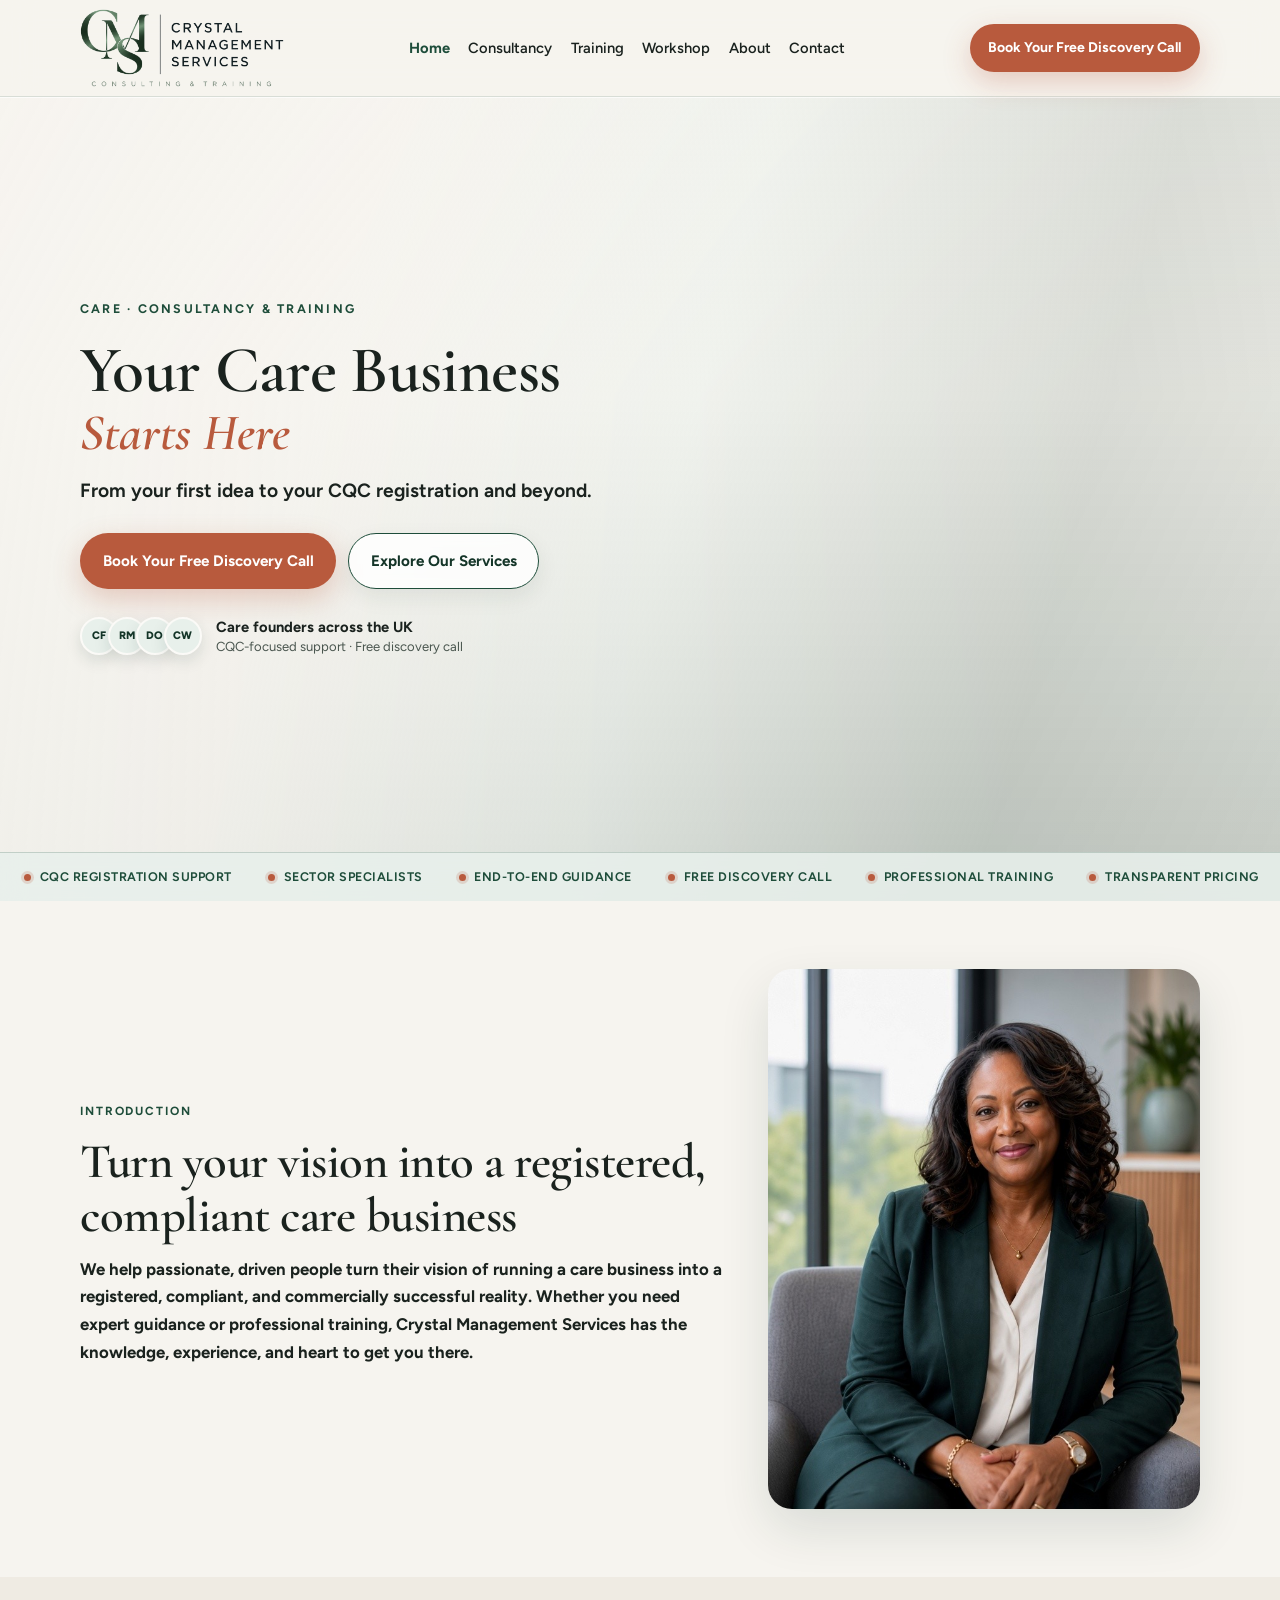
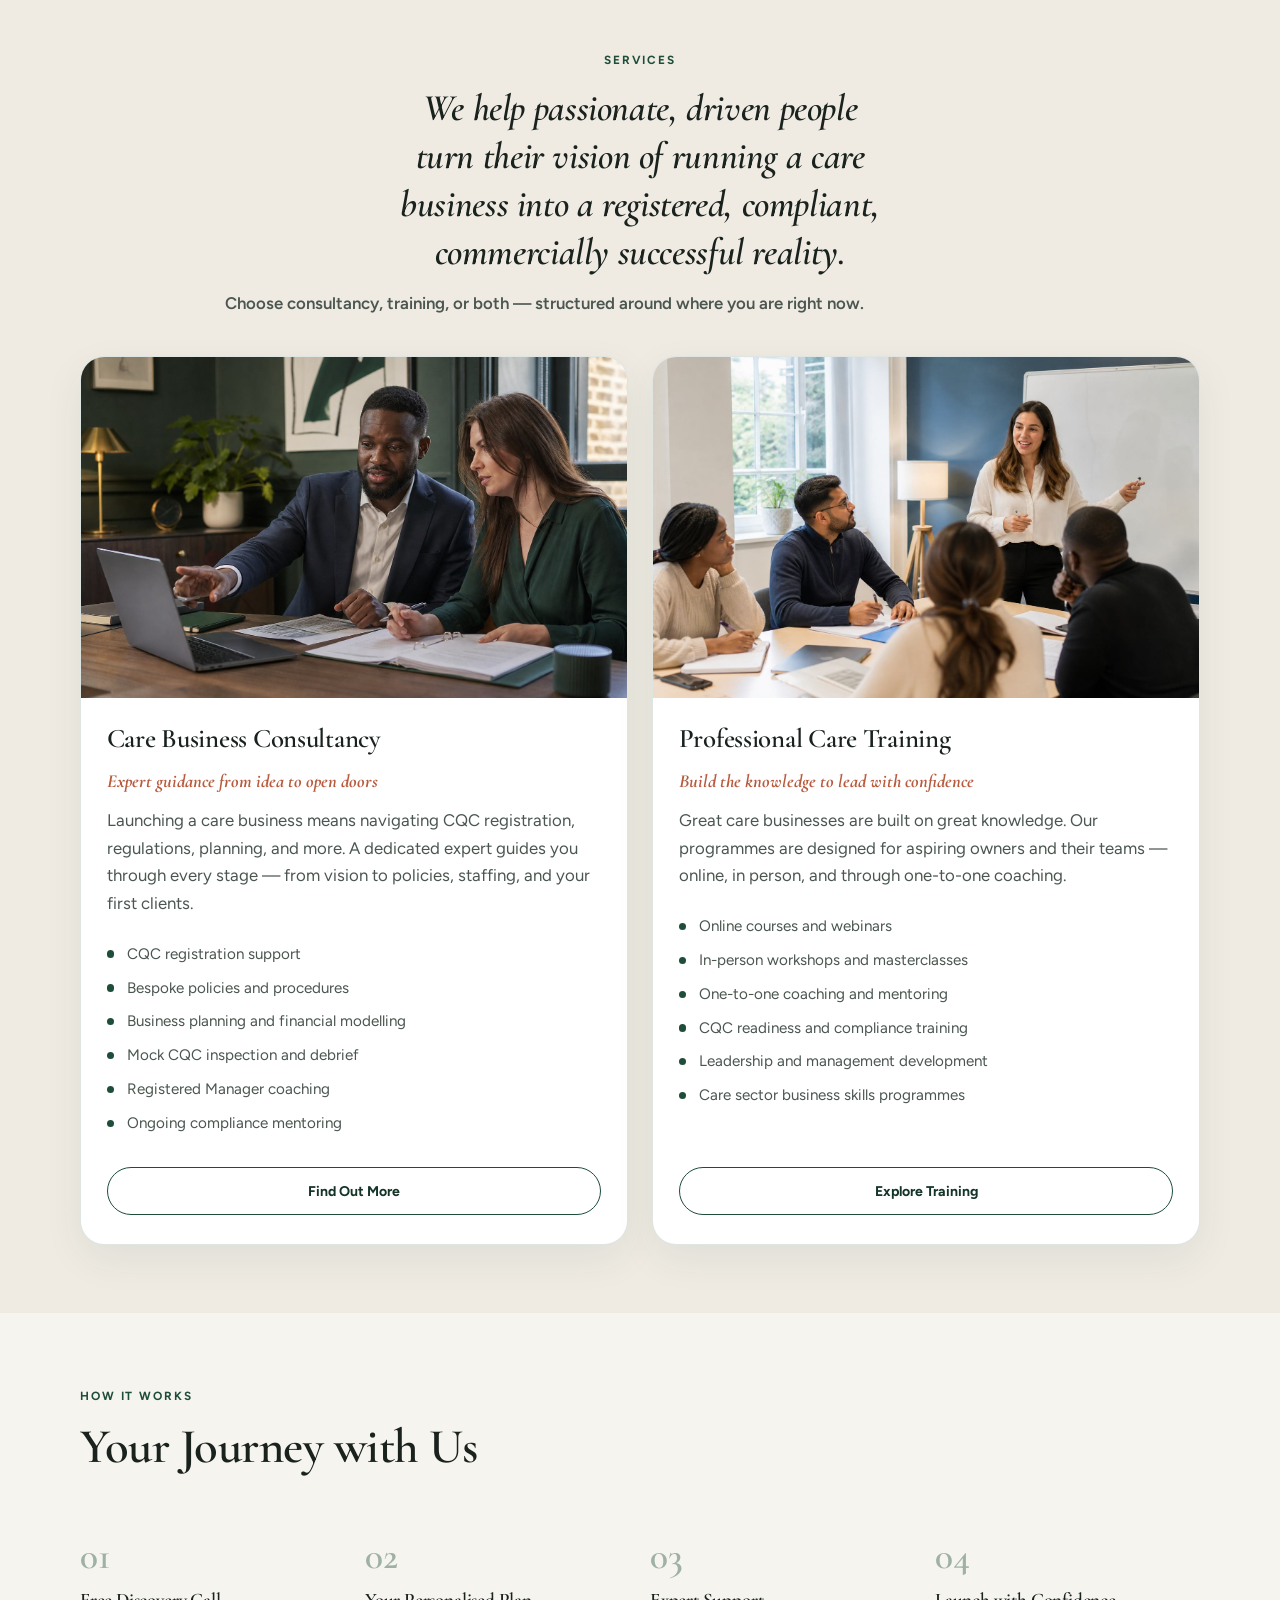
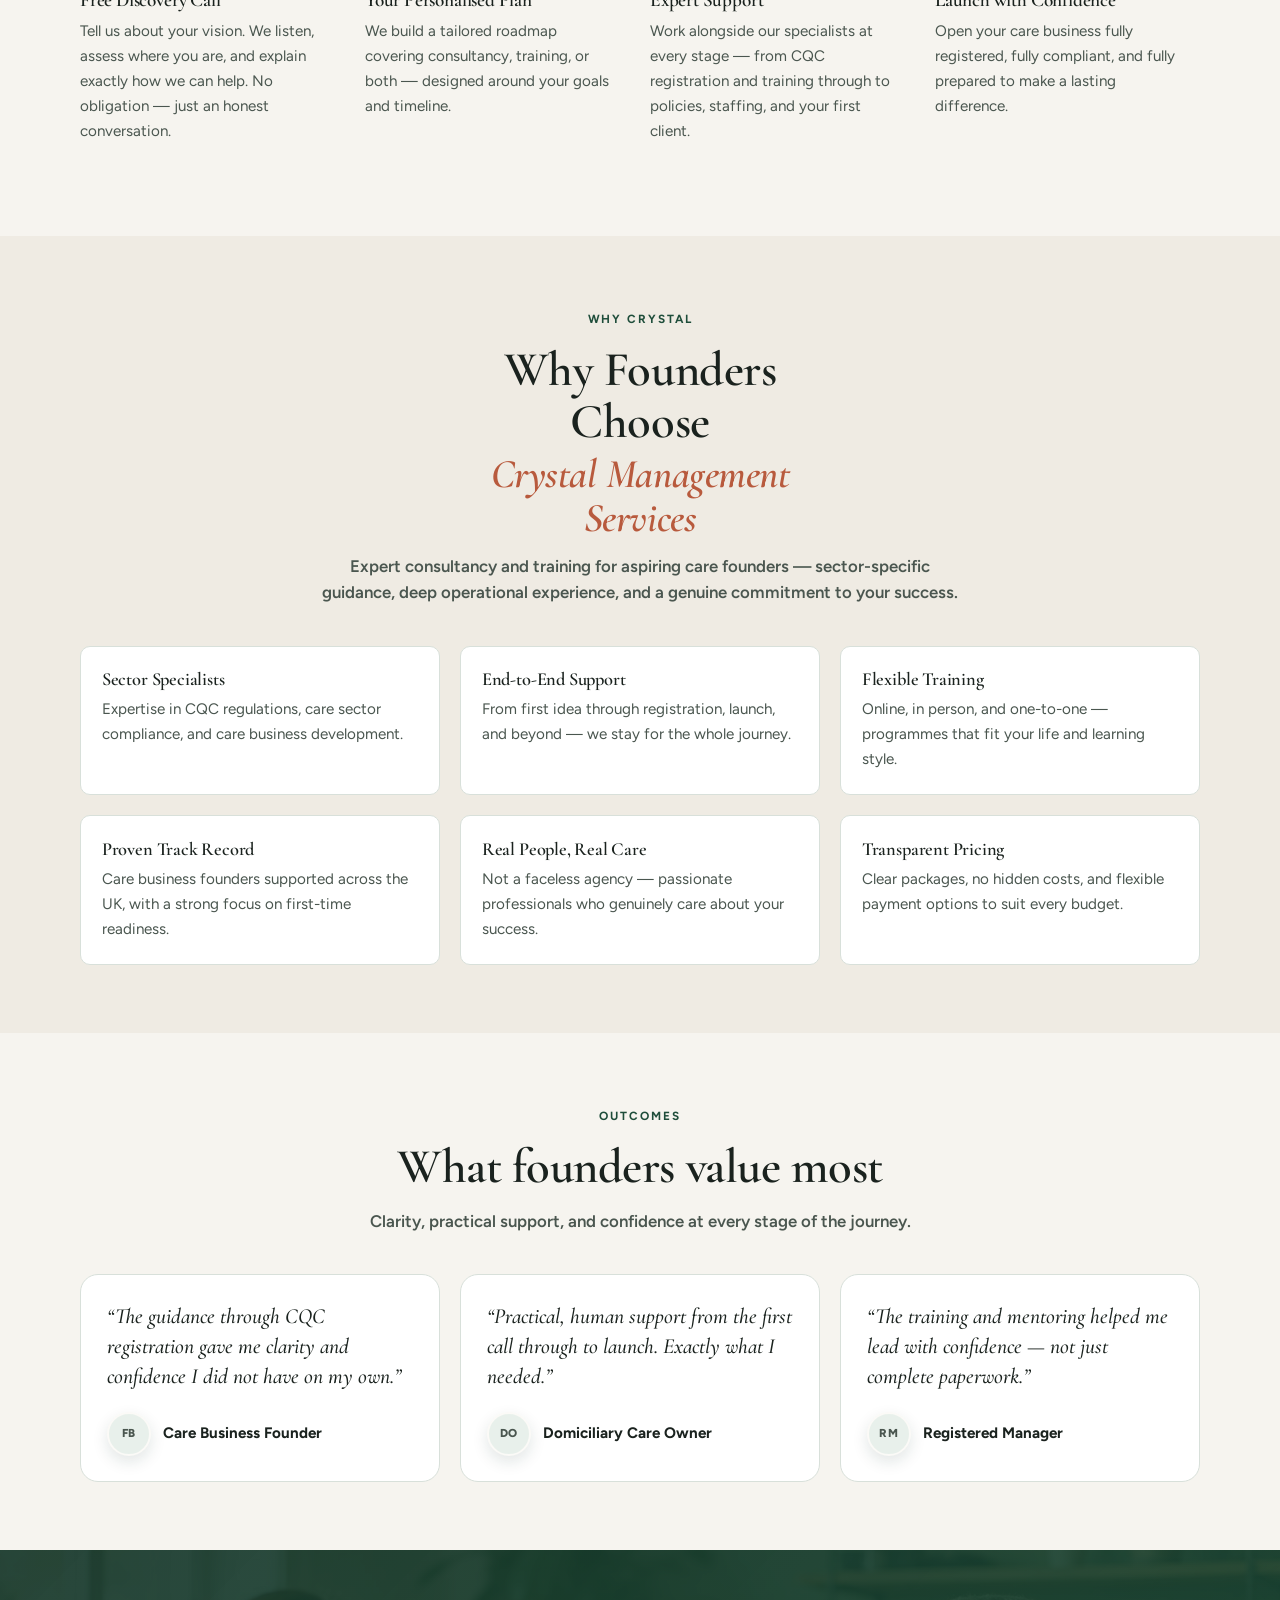
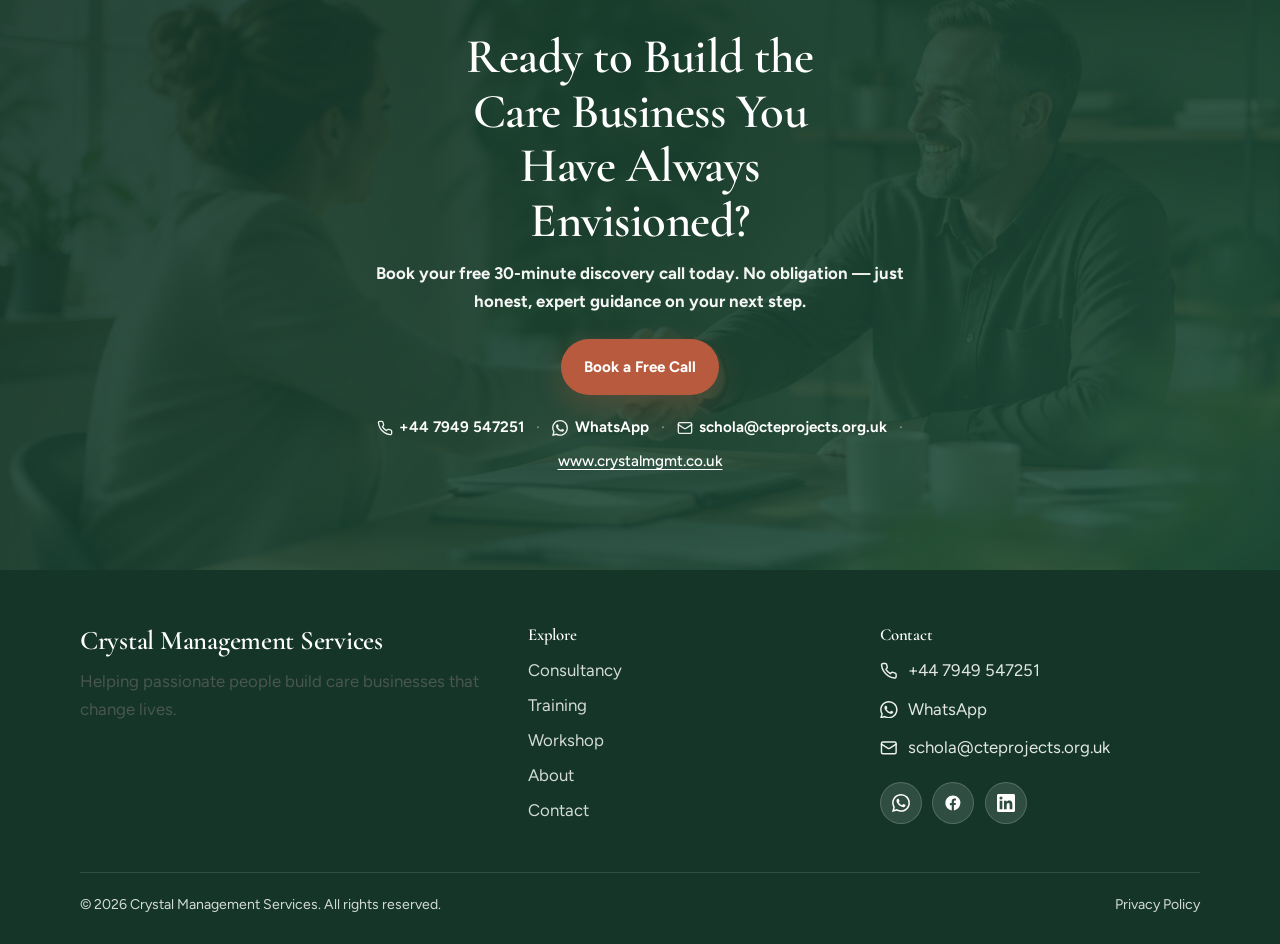
<file: index.html>
<!DOCTYPE html>
<html lang="en-GB">
  <head>
    <meta charset="UTF-8" />
    <meta name="viewport" content="width=device-width, initial-scale=1" />
    <title>Crystal Management Services - Consulting & Training UK</title>
    <meta
      name="description"
      content="Expert consultancy and professional training for aspiring care business owners across the UK. From first idea to CQC registration and beyond."
    />
    <link rel="canonical" href="https://crystalmgmt.co.uk/" />
    <meta property="og:title" content="Crystal Management Services" />
    <meta
      property="og:description"
      content="Your care business starts here — consultancy, training, and CQC support across the UK."
    />
    <meta property="og:type" content="website" />
    <meta property="og:url" content="https://crystalmgmt.co.uk/" />
    <link rel="preconnect" href="https://fonts.googleapis.com" />
    <link rel="preconnect" href="https://fonts.gstatic.com" crossorigin />
    <link
      href="https://fonts.googleapis.com/css2?family=Cormorant+Garamond:ital,wght@0,500;0,600;0,700;1,500;1,600&family=Figtree:wght@400;500;600;700&display=swap"
      rel="stylesheet"
    />
    <link rel="stylesheet" href="css/styles.css?v=10" />
    <link rel="icon" href="assets/logo/favicon.ico?v=5" sizes="any" />
    <link rel="icon" type="image/png" sizes="32x32" href="assets/logo/favicon-32.png?v=5" />
    <link rel="icon" type="image/png" sizes="192x192" href="assets/logo/favicon-192.png?v=5" />
    <link rel="apple-touch-icon" href="assets/logo/apple-touch-icon.png?v=5" />
  </head>
  <body class="has-mobile-cta">
    <header class="site-header">
      <div class="container nav-wrap">
        <a class="logo" href="index.html" aria-label="Crystal Management Services home">
          <img class="logo-full" src="assets/logo/cms-logo-horizontal.png?v=4" alt="Crystal Management Services - Consulting &amp; Training" width="420" height="78" />
        </a>
        <button class="menu-toggle" type="button" aria-label="Open menu" aria-expanded="false">
          <span></span><span></span><span></span>
        </button>
        <ul class="nav-links">
          <li><a class="is-active" href="index.html">Home</a></li>
          <li><a href="consultancy.html">Consultancy</a></li>
          <li><a href="training.html">Training</a></li>
          <li><a href="workshop.html">Workshop</a></li>
          <li><a href="about.html">About</a></li>
          <li><a href="contact.html">Contact</a></li>
        </ul>
        <a class="btn btn-primary btn-sm nav-cta" href="contact.html#book">Book Your Free Discovery Call</a>
      </div>
    </header>

    <main>
      <section class="hero" data-hero>
        <div class="hero-bg" aria-hidden="true">
          <picture>
            <source
              data-hero-mobile
              type="image/webp"
              media="(max-width: 960px)"
              srcset="assets/images/cms-hero-1-mobile.webp"
            />
            <source
              data-hero-desktop
              type="image/webp"
              srcset="assets/images/cms-hero-1.webp"
            />
            <img
              class="hero-bg-img"
              data-hero-image
              src="assets/images/cms-hero-1.jpg"
              alt=""
              width="1400"
              height="933"
              decoding="async"
              fetchpriority="high"
              style="--hero-pos: 58% 36%; --hero-pos-mobile: 50% 34%"
            />
          </picture>
          <div class="hero-bg-overlay"></div>
        </div>

        <div class="container hero-stage">
          <div class="hero-content">
            <p class="hero-eyebrow">Care · Consultancy &amp; Training</p>
            <h1>
              Your Care Business
              <em class="hero-script">Starts Here</em>
            </h1>
            <p class="hero-lead">
              From your first idea to your CQC registration and beyond.
            </p>
            <div class="btn-group">
              <a class="btn btn-hero-primary" href="contact.html#book">Book Your Free Discovery Call</a>
              <a class="btn btn-hero-ghost" href="#services">Explore Our Services</a>
            </div>
            <div class="hero-proof">
              <div class="hero-avatars" aria-hidden="true">
                <span class="avatar-initials" aria-hidden="true">CF</span>
                <span class="avatar-initials" aria-hidden="true">RM</span>
                <span class="avatar-initials" aria-hidden="true">DO</span>
                <span class="avatar-initials" aria-hidden="true">CW</span>
              </div>
              <div class="hero-proof-copy">
                <strong>Care founders across the UK</strong>
                <span>CQC-focused support · Free discovery call</span>
              </div>
            </div>
          </div>
        </div>

        <div class="trust-marquee" aria-label="Why founders trust Crystal">
          <div class="trust-marquee-track">
            <span><i></i>CQC Registration Support</span>
            <span><i></i>Sector Specialists</span>
            <span><i></i>End-to-End Guidance</span>
            <span><i></i>Free Discovery Call</span>
            <span><i></i>Professional Training</span>
            <span><i></i>Transparent Pricing</span>
            <span><i></i>UK-Wide Support</span>
            <span><i></i>CQC Registration Support</span>
            <span><i></i>Sector Specialists</span>
            <span><i></i>End-to-End Guidance</span>
            <span><i></i>Free Discovery Call</span>
            <span><i></i>Professional Training</span>
            <span><i></i>Transparent Pricing</span>
            <span><i></i>UK-Wide Support</span>
          </div>
        </div>

        <script>
          (function () {
            var images = [
              {
                id: "1",
                jpg: "assets/images/cms-hero-1.jpg",
                webp: "assets/images/cms-hero-1.webp",
                mobile: "assets/images/cms-hero-1-mobile.webp",
                pos: "58% 36%",
                posMobile: "50% 34%"
              },
              {
                id: "2",
                jpg: "assets/images/cms-hero-2.jpg",
                webp: "assets/images/cms-hero-2.webp",
                mobile: "assets/images/cms-hero-2-mobile.webp",
                pos: "50% 32%",
                posMobile: "50% 28%"
              },
              {
                id: "3",
                jpg: "assets/images/cms-hero-3.jpg",
                webp: "assets/images/cms-hero-3.webp",
                mobile: "assets/images/cms-hero-3-mobile.webp",
                pos: "50% 34%",
                posMobile: "50% 30%"
              },
              {
                id: "4",
                jpg: "assets/images/cms-hero-4.jpg",
                webp: "assets/images/cms-hero-4.webp",
                mobile: "assets/images/cms-hero-4-mobile.webp",
                pos: "54% 38%",
                posMobile: "50% 36%"
              }
            ];
            var queueKey = "cms-hero-queue-v2";
            var lastKey = "cms-hero-last-v2";
            var ids = images.map(function (item) { return item.id; });
            var queue = [];
            try {
              queue = JSON.parse(localStorage.getItem(queueKey) || "[]");
            } catch (e) {
              queue = [];
            }
            queue = queue.filter(function (id) {
              return ids.indexOf(id) !== -1;
            });
            if (!queue.length) {
              queue = ids.slice();
              for (var i = queue.length - 1; i > 0; i--) {
                var j = Math.floor(Math.random() * (i + 1));
                var t = queue[i];
                queue[i] = queue[j];
                queue[j] = t;
              }
              var last = localStorage.getItem(lastKey);
              if (last && queue[0] === last && queue.length > 1) {
                queue.push(queue.shift());
              }
            }
            var nextId = queue.shift();
            localStorage.setItem(queueKey, JSON.stringify(queue));
            localStorage.setItem(lastKey, nextId);
            var next = images.filter(function (item) { return item.id === nextId; })[0] || images[0];

            var mobileSource = document.querySelector("[data-hero-mobile]");
            var desktopSource = document.querySelector("[data-hero-desktop]");
            var img = document.querySelector("[data-hero-image]");
            if (mobileSource) mobileSource.srcset = next.mobile;
            if (desktopSource) desktopSource.srcset = next.webp;
            if (img) {
              img.src = next.jpg;
              img.style.setProperty("--hero-pos", next.pos);
              img.style.setProperty("--hero-pos-mobile", next.posMobile);
            }
          })();
        </script>
      </section>

      <section class="section">
        <div class="container about-strip reveal">
          <div>
            <p class="eyebrow">Introduction</p>
            <h2>Turn your vision into a registered, compliant care business</h2>
            <p>
              We help passionate, driven people turn their vision of running a care business into a registered,
              compliant, and commercially successful reality. Whether you need expert guidance or professional
              training, Crystal Management Services has the knowledge, experience, and heart to get you there.
            </p>
          </div>
          <img
            src="assets/images/cms-about.jpg?v=3"
            alt="Crystal Management Services advisor"
          />
        </div>
      </section>

      <section class="section section-muted" id="services">
        <div class="container">
          <div class="section-head center section-head-wide reveal">
            <p class="eyebrow">Services</p>
            <h2 class="section-caption">
              We help passionate, driven people turn their vision of running a care business into a registered,
              compliant, commercially successful reality.
            </h2>
            <p>
              Choose consultancy, training, or both — structured around where you are right now.
            </p>
          </div>
          <div class="services-grid">
            <article class="service-card reveal">
              <div class="service-card-media">
                <img
                  src="assets/images/cms-consultancy.jpg?v=1"
                  alt="Care business consultancy session"
                />
              </div>
              <div class="service-card-body">
                <h3>Care Business Consultancy</h3>
                <p class="tagline">Expert guidance from idea to open doors</p>
                <p>
                  Launching a care business means navigating CQC registration, regulations, planning, and more.
                  A dedicated expert guides you through every stage — from vision to policies, staffing, and your
                  first clients.
                </p>
                <ul class="feature-list">
                  <li>CQC registration support</li>
                  <li>Bespoke policies and procedures</li>
                  <li>Business planning and financial modelling</li>
                  <li>Mock CQC inspection and debrief</li>
                  <li>Registered Manager coaching</li>
                  <li>Ongoing compliance mentoring</li>
                </ul>
                <a class="btn btn-secondary btn-sm" href="consultancy.html">Find Out More</a>
              </div>
            </article>

            <article class="service-card reveal">
              <div class="service-card-media">
                <img
                  src="assets/images/cms-training.jpg?v=1"
                  alt="Professional care training workshop"
                />
              </div>
              <div class="service-card-body">
                <h3>Professional Care Training</h3>
                <p class="tagline">Build the knowledge to lead with confidence</p>
                <p>
                  Great care businesses are built on great knowledge. Our programmes are designed for aspiring
                  owners and their teams — online, in person, and through one-to-one coaching.
                </p>
                <ul class="feature-list">
                  <li>Online courses and webinars</li>
                  <li>In-person workshops and masterclasses</li>
                  <li>One-to-one coaching and mentoring</li>
                  <li>CQC readiness and compliance training</li>
                  <li>Leadership and management development</li>
                  <li>Care sector business skills programmes</li>
                </ul>
                <a class="btn btn-secondary btn-sm" href="training.html">Explore Training</a>
              </div>
            </article>
          </div>
        </div>
      </section>

      <section class="section" id="journey">
        <div class="container">
          <div class="section-head reveal">
            <p class="eyebrow">How it works</p>
            <h2>Your Journey with Us</h2>
          </div>
          <div class="journey">
            <div class="journey-step reveal">
              <h3>Free Discovery Call</h3>
              <p>
                Tell us about your vision. We listen, assess where you are, and explain exactly how we can help.
                No obligation — just an honest conversation.
              </p>
            </div>
            <div class="journey-step reveal">
              <h3>Your Personalised Plan</h3>
              <p>
                We build a tailored roadmap covering consultancy, training, or both — designed around your goals
                and timeline.
              </p>
            </div>
            <div class="journey-step reveal">
              <h3>Expert Support</h3>
              <p>
                Work alongside our specialists at every stage — from CQC registration and training through to
                policies, staffing, and your first client.
              </p>
            </div>
            <div class="journey-step reveal">
              <h3>Launch with Confidence</h3>
              <p>
                Open your care business fully registered, fully compliant, and fully prepared to make a lasting
                difference.
              </p>
            </div>
          </div>
        </div>
      </section>

      <section class="section section-muted" id="why-us">
        <div class="container">
          <div class="section-head center reveal">
            <p class="eyebrow">Why Crystal</p>
            <h2 class="why-heading">
              Why Founders Choose
              <em>Crystal Management Services</em>
            </h2>
            <p>
              Expert consultancy and training for aspiring care founders — sector-specific guidance, deep operational
              experience, and a genuine commitment to your success.
            </p>
          </div>
          <div class="why-grid">
            <div class="why-item reveal">
              <h3>Sector Specialists</h3>
              <p>Expertise in CQC regulations, care sector compliance, and care business development.</p>
            </div>
            <div class="why-item reveal">
              <h3>End-to-End Support</h3>
              <p>From first idea through registration, launch, and beyond — we stay for the whole journey.</p>
            </div>
            <div class="why-item reveal">
              <h3>Flexible Training</h3>
              <p>Online, in person, and one-to-one — programmes that fit your life and learning style.</p>
            </div>
            <div class="why-item reveal">
              <h3>Proven Track Record</h3>
              <p>Care business founders supported across the UK, with a strong focus on first-time readiness.</p>
            </div>
            <div class="why-item reveal">
              <h3>Real People, Real Care</h3>
              <p>Not a faceless agency — passionate professionals who genuinely care about your success.</p>
            </div>
            <div class="why-item reveal">
              <h3>Transparent Pricing</h3>
              <p>Clear packages, no hidden costs, and flexible payment options to suit every budget.</p>
            </div>
          </div>
        </div>
      </section>

      <section class="section" id="testimonials">
        <div class="container">
          <div class="section-head center reveal">
            <p class="eyebrow">Outcomes</p>
            <h2>What founders value most</h2>
            <p>Clarity, practical support, and confidence at every stage of the journey.</p>
          </div>
          <div class="testimonials">
            <article class="quote-card reveal">
              <blockquote>
                “The guidance through CQC registration gave me clarity and confidence I did not have on my own.”
              </blockquote>
              <div class="quote-person">
                <span class="avatar-initials" aria-hidden="true">FB</span>
                <div>
                  <strong>Care Business Founder</strong>
                </div>
              </div>
            </article>
            <article class="quote-card reveal">
              <blockquote>
                “Practical, human support from the first call through to launch. Exactly what I needed.”
              </blockquote>
              <div class="quote-person">
                <span class="avatar-initials" aria-hidden="true">DO</span>
                <div>
                  <strong>Domiciliary Care Owner</strong>
                </div>
              </div>
            </article>
            <article class="quote-card reveal">
              <blockquote>
                “The training and mentoring helped me lead with confidence — not just complete paperwork.”
              </blockquote>
              <div class="quote-person">
                <span class="avatar-initials" aria-hidden="true">RM</span>
                <div>
                  <strong>Registered Manager</strong>
                </div>
              </div>
            </article>
          </div>
        </div>
      </section>

      <section class="cta-band" id="book">
        <div class="container reveal">
          <h2>Ready to Build the Care Business You Have Always Envisioned?</h2>
          <p>
            Book your free 30-minute discovery call today. No obligation — just honest, expert guidance on your
            next step.
          </p>
          <div class="btn-group btn-group-center">
            <a class="btn btn-primary" href="contact.html#book">Book a Free Call</a>
          </div>
          <p class="cta-meta">
            <a class="contact-line contact-line-inline" href="tel:+447949547251"><svg class="icon" viewBox="0 0 24 24" aria-hidden="true" fill="none" stroke="currentColor" stroke-width="2" stroke-linecap="round" stroke-linejoin="round"><path d="M22 16.92v3a2 2 0 0 1-2.18 2 19.79 19.79 0 0 1-8.63-3.07 19.5 19.5 0 0 1-6-6 19.79 19.79 0 0 1-3.07-8.67A2 2 0 0 1 4.11 2h3a2 2 0 0 1 2 1.72c.127.96.361 1.903.7 2.81a2 2 0 0 1-.45 2.11L8.09 9.91a16 16 0 0 0 6 6l1.27-1.27a2 2 0 0 1 2.11-.45c.907.339 1.85.573 2.81.7A2 2 0 0 1 22 16.92z"/></svg><span>+44 7949 547251</span></a>
            <span class="cta-sep" aria-hidden="true">·</span>
            <a class="contact-line contact-line-inline" href="https://wa.me/447949547251" target="_blank" rel="noopener noreferrer"><svg class="icon" viewBox="0 0 24 24" aria-hidden="true" fill="currentColor"><path d="M20.52 3.48A11.86 11.86 0 0 0 12.04 0C5.47 0 .16 5.3.16 11.86c0 2.09.55 4.13 1.59 5.93L0 24l6.35-1.66a11.9 11.9 0 0 0 5.69 1.45h.01c6.56 0 11.88-5.3 11.88-11.86 0-3.17-1.23-6.15-3.41-8.45zM12.05 21.7h-.01a9.8 9.8 0 0 1-5-1.37l-.36-.21-3.76.98 1-3.66-.23-.38a9.8 9.8 0 0 1-1.5-5.2c0-5.42 4.42-9.83 9.86-9.83 2.63 0 5.1 1.02 6.96 2.88a9.76 9.76 0 0 1 2.88 6.95c0 5.42-4.42 9.84-9.84 9.84zm5.4-7.37c-.3-.15-1.76-.87-2.03-.97-.27-.1-.47-.15-.67.15-.2.3-.77.97-.94 1.17-.17.2-.35.22-.64.07-.3-.15-1.25-.46-2.39-1.47-.88-.79-1.48-1.76-1.65-2.06-.17-.3-.02-.46.13-.61.13-.13.3-.35.45-.52.15-.17.2-.3.3-.5.1-.2.05-.37-.02-.52-.08-.15-.67-1.61-.92-2.2-.24-.58-.49-.5-.67-.51h-.57c-.2 0-.52.07-.79.37-.27.3-1.04 1.02-1.04 2.48s1.06 2.87 1.21 3.07c.15.2 2.1 3.2 5.08 4.49.71.3 1.26.49 1.69.62.71.23 1.36.2 1.87.12.57-.09 1.76-.72 2.01-1.41.25-.7.25-1.29.17-1.41-.07-.13-.27-.2-.57-.35z"/></svg><span>WhatsApp</span></a>
            <span class="cta-sep" aria-hidden="true">·</span>
            <a class="contact-line contact-line-inline" href="mailto:schola@cteprojects.org.uk"><svg class="icon" viewBox="0 0 24 24" aria-hidden="true" fill="none" stroke="currentColor" stroke-width="2" stroke-linecap="round" stroke-linejoin="round"><rect x="2" y="4" width="20" height="16" rx="2"/><path d="m22 7-8.97 5.7a1.94 1.94 0 0 1-2.06 0L2 7"/></svg><span>schola@cteprojects.org.uk</span></a>
            <span class="cta-sep" aria-hidden="true">·</span>
            <a href="https://www.crystalmgmt.co.uk">www.crystalmgmt.co.uk</a>
          </p>
        </div>
      </section>
    </main>

    <footer class="site-footer">
      <div class="container">
        <div class="footer-grid">
          <div>
            <h3>Crystal Management Services</h3>
            <p>Helping passionate people build care businesses that change lives.</p>
          </div>
          <div>
            <h4>Explore</h4>
            <ul class="footer-links">
              <li><a href="consultancy.html">Consultancy</a></li>
              <li><a href="training.html">Training</a></li>
              <li><a href="workshop.html">Workshop</a></li>
              <li><a href="about.html">About</a></li>
              <li><a href="contact.html">Contact</a></li>
            </ul>
          </div>
          <div>
                        <h4>Contact</h4>
            <ul class="footer-links footer-contact">
              <li>
                <a class="contact-line" href="tel:+447949547251">
                  <svg class="icon" viewBox="0 0 24 24" aria-hidden="true" fill="none" stroke="currentColor" stroke-width="2" stroke-linecap="round" stroke-linejoin="round"><path d="M22 16.92v3a2 2 0 0 1-2.18 2 19.79 19.79 0 0 1-8.63-3.07 19.5 19.5 0 0 1-6-6 19.79 19.79 0 0 1-3.07-8.67A2 2 0 0 1 4.11 2h3a2 2 0 0 1 2 1.72c.127.96.361 1.903.7 2.81a2 2 0 0 1-.45 2.11L8.09 9.91a16 16 0 0 0 6 6l1.27-1.27a2 2 0 0 1 2.11-.45c.907.339 1.85.573 2.81.7A2 2 0 0 1 22 16.92z"/></svg>
                  <span>+44 7949 547251</span>
                </a>
              </li>
              <li>
                <a class="contact-line" href="https://wa.me/447949547251" target="_blank" rel="noopener noreferrer">
                  <svg class="icon" viewBox="0 0 24 24" aria-hidden="true" fill="currentColor"><path d="M20.52 3.48A11.86 11.86 0 0 0 12.04 0C5.47 0 .16 5.3.16 11.86c0 2.09.55 4.13 1.59 5.93L0 24l6.35-1.66a11.9 11.9 0 0 0 5.69 1.45h.01c6.56 0 11.88-5.3 11.88-11.86 0-3.17-1.23-6.15-3.41-8.45zM12.05 21.7h-.01a9.8 9.8 0 0 1-5-1.37l-.36-.21-3.76.98 1-3.66-.23-.38a9.8 9.8 0 0 1-1.5-5.2c0-5.42 4.42-9.83 9.86-9.83 2.63 0 5.1 1.02 6.96 2.88a9.76 9.76 0 0 1 2.88 6.95c0 5.42-4.42 9.84-9.84 9.84zm5.4-7.37c-.3-.15-1.76-.87-2.03-.97-.27-.1-.47-.15-.67.15-.2.3-.77.97-.94 1.17-.17.2-.35.22-.64.07-.3-.15-1.25-.46-2.39-1.47-.88-.79-1.48-1.76-1.65-2.06-.17-.3-.02-.46.13-.61.13-.13.3-.35.45-.52.15-.17.2-.3.3-.5.1-.2.05-.37-.02-.52-.08-.15-.67-1.61-.92-2.2-.24-.58-.49-.5-.67-.51h-.57c-.2 0-.52.07-.79.37-.27.3-1.04 1.02-1.04 2.48s1.06 2.87 1.21 3.07c.15.2 2.1 3.2 5.08 4.49.71.3 1.26.49 1.69.62.71.23 1.36.2 1.87.12.57-.09 1.76-.72 2.01-1.41.25-.7.25-1.29.17-1.41-.07-.13-.27-.2-.57-.35z"/></svg>
                  <span>WhatsApp</span>
                </a>
              </li>
              <li>
                <a class="contact-line" href="mailto:schola@cteprojects.org.uk">
                  <svg class="icon" viewBox="0 0 24 24" aria-hidden="true" fill="none" stroke="currentColor" stroke-width="2" stroke-linecap="round" stroke-linejoin="round"><rect x="2" y="4" width="20" height="16" rx="2"/><path d="m22 7-8.97 5.7a1.94 1.94 0 0 1-2.06 0L2 7"/></svg>
                  <span>schola@cteprojects.org.uk</span>
                </a>
              </li>
            </ul>
            <div class="social-links">
              <a class="social-link" href="https://wa.me/447949547251" target="_blank" rel="noopener noreferrer" aria-label="WhatsApp" title="WhatsApp"><svg viewBox="0 0 24 24" aria-hidden="true"><path fill="currentColor" d="M20.52 3.48A11.86 11.86 0 0 0 12.04 0C5.47 0 .16 5.3.16 11.86c0 2.09.55 4.13 1.59 5.93L0 24l6.35-1.66a11.9 11.9 0 0 0 5.69 1.45h.01c6.56 0 11.88-5.3 11.88-11.86 0-3.17-1.23-6.15-3.41-8.45zM12.05 21.7h-.01a9.8 9.8 0 0 1-5-1.37l-.36-.21-3.76.98 1-3.66-.23-.38a9.8 9.8 0 0 1-1.5-5.2c0-5.42 4.42-9.83 9.86-9.83 2.63 0 5.1 1.02 6.96 2.88a9.76 9.76 0 0 1 2.88 6.95c0 5.42-4.42 9.84-9.84 9.84zm5.4-7.37c-.3-.15-1.76-.87-2.03-.97-.27-.1-.47-.15-.67.15-.2.3-.77.97-.94 1.17-.17.2-.35.22-.64.07-.3-.15-1.25-.46-2.39-1.47-.88-.79-1.48-1.76-1.65-2.06-.17-.3-.02-.46.13-.61.13-.13.3-.35.45-.52.15-.17.2-.3.3-.5.1-.2.05-.37-.02-.52-.08-.15-.67-1.61-.92-2.2-.24-.58-.49-.5-.67-.51h-.57c-.2 0-.52.07-.79.37-.27.3-1.04 1.02-1.04 2.48s1.06 2.87 1.21 3.07c.15.2 2.1 3.2 5.08 4.49.71.3 1.26.49 1.69.62.71.23 1.36.2 1.87.12.57-.09 1.76-.72 2.01-1.41.25-.7.25-1.29.17-1.41-.07-.13-.27-.2-.57-.35z"/></svg></a>
              <a class="social-link" href="#" aria-label="Facebook" title="Facebook"><svg viewBox="0 0 24 24" aria-hidden="true"><path fill="currentColor" d="M22 12.07C22 6.48 17.52 2 11.93 2S1.86 6.48 1.86 12.07c0 5.02 3.66 9.18 8.44 9.93v-7.03H7.9v-2.9h2.4V9.84c0-2.37 1.4-3.69 3.55-3.69 1.03 0 2.11.18 2.11.18v2.33h-1.19c-1.17 0-1.54.73-1.54 1.48v1.78h2.62l-.42 2.9h-2.2V22c4.78-.75 8.44-4.91 8.44-9.93z"/></svg></a>
              <a class="social-link" href="#" aria-label="LinkedIn" title="LinkedIn"><svg viewBox="0 0 24 24" aria-hidden="true"><path fill="currentColor" d="M20.45 20.45h-3.55v-5.57c0-1.33-.02-3.04-1.85-3.04-1.85 0-2.14 1.45-2.14 2.94v5.67H9.36V9h3.41v1.56h.05c.47-.9 1.64-1.85 3.37-1.85 3.6 0 4.27 2.37 4.27 5.46v6.28zM5.34 7.43a2.06 2.06 0 1 1 0-4.12 2.06 2.06 0 0 1 0 4.12zM7.12 20.45H3.56V9h3.56v11.45zM22 0H2C.9 0 0 .9 0 2v20c0 1.1.9 2 2 2h20c1.1 0 2-.9 2-2V2c0-1.1-.9-2-2-2z"/></svg></a>
            </div>
          </div>
        </div>
        <div class="footer-bottom">
          <span>© <span data-year></span> Crystal Management Services. All rights reserved.</span>
          <a href="privacy.html">Privacy Policy</a>
        </div>
      </div>
    </footer>

    <div class="mobile-cta">
      <a class="btn btn-primary" href="contact.html#book">Book Your Free Discovery Call</a>
    </div>

    <script src="js/main.js"></script>
  </body>
</html>
</file>
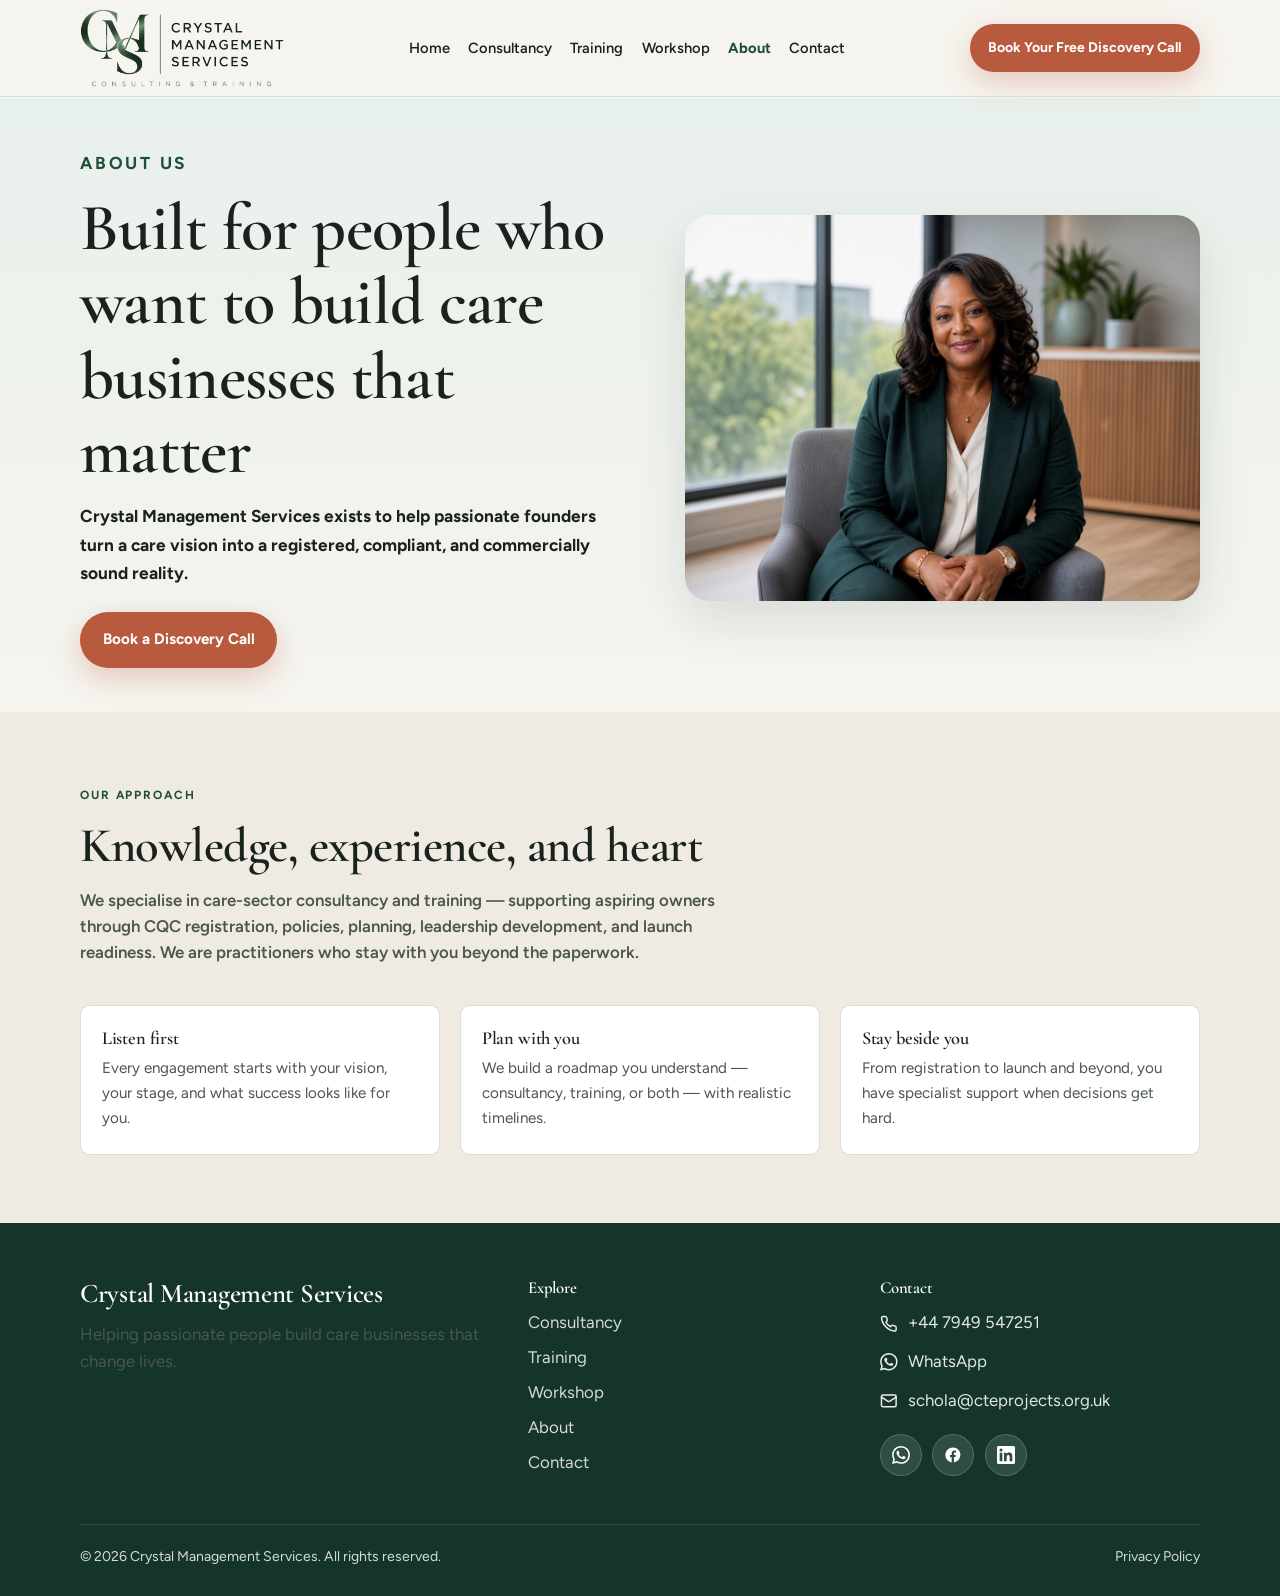
<file: about.html>
<!DOCTYPE html>
<html lang="en-GB">
  <head>
    <meta charset="UTF-8" />
    <meta name="viewport" content="width=device-width, initial-scale=1" />
    <title>About | Crystal Management Services</title>
    <meta
      name="description"
      content="Crystal Management Services helps aspiring care business owners across the UK with consultancy, training, and CQC support."
    />
    <link rel="canonical" href="https://crystalmgmt.co.uk/about.html" />
    <link rel="preconnect" href="https://fonts.googleapis.com" />
    <link rel="preconnect" href="https://fonts.gstatic.com" crossorigin />
    <link
      href="https://fonts.googleapis.com/css2?family=Cormorant+Garamond:ital,wght@0,500;0,600;0,700;1,500;1,600&family=Figtree:wght@400;500;600;700&display=swap"
      rel="stylesheet"
    />
    <link rel="stylesheet" href="css/styles.css?v=10" />
    <link rel="icon" href="assets/logo/favicon.ico?v=5" sizes="any" />
    <link rel="icon" type="image/png" sizes="32x32" href="assets/logo/favicon-32.png?v=5" />
    <link rel="icon" type="image/png" sizes="192x192" href="assets/logo/favicon-192.png?v=5" />
    <link rel="apple-touch-icon" href="assets/logo/apple-touch-icon.png?v=5" />
  </head>
  <body class="has-mobile-cta">
    <header class="site-header">
      <div class="container nav-wrap">
        <a class="logo" href="index.html" aria-label="Crystal Management Services home">
          <img class="logo-full" src="assets/logo/cms-logo-horizontal.png?v=4" alt="Crystal Management Services - Consulting &amp; Training" width="420" height="78" />
        </a>
        <button class="menu-toggle" type="button" aria-label="Open menu" aria-expanded="false">
          <span></span><span></span><span></span>
        </button>
        <ul class="nav-links">
          <li><a href="index.html">Home</a></li>
          <li><a href="consultancy.html">Consultancy</a></li>
          <li><a href="training.html">Training</a></li>
          <li><a href="workshop.html">Workshop</a></li>
          <li><a class="is-active" href="about.html">About</a></li>
          <li><a href="contact.html">Contact</a></li>
        </ul>
        <a class="btn btn-primary btn-sm nav-cta" href="contact.html#book">Book Your Free Discovery Call</a>
      </div>
    </header>

    <main>
      <section class="page-hero">
        <div class="container page-hero-grid reveal">
          <div class="page-hero-copy">
            <p class="eyebrow">About us</p>
            <h1>Built for people who want to build care businesses that matter</h1>
            <p>
              Crystal Management Services exists to help passionate founders turn a care vision into a registered,
              compliant, and commercially sound reality.
            </p>
            <div class="btn-group">
              <a class="btn btn-primary" href="contact.html#book">Book a Discovery Call</a>
            </div>
          </div>
          <figure class="page-hero-media">
            <img
              src="assets/images/cms-about.jpg?v=3"
              alt="Crystal Management Services advisor"
              width="800"
              height="600"
              loading="eager"
              decoding="async"
            />
          </figure>
        </div>
      </section>

      <section class="section section-muted">
        <div class="container">
          <div class="section-head reveal">
            <p class="eyebrow">Our approach</p>
            <h2>Knowledge, experience, and heart</h2>
            <p>
              We specialise in care-sector consultancy and training — supporting aspiring owners through CQC
              registration, policies, planning, leadership development, and launch readiness. We are practitioners
              who stay with you beyond the paperwork.
            </p>
          </div>
          <div class="why-grid">
            <div class="why-item reveal">
              <h3>Listen first</h3>
              <p>Every engagement starts with your vision, your stage, and what success looks like for you.</p>
            </div>
            <div class="why-item reveal">
              <h3>Plan with you</h3>
              <p>We build a roadmap you understand — consultancy, training, or both — with realistic timelines.</p>
            </div>
            <div class="why-item reveal">
              <h3>Stay beside you</h3>
              <p>From registration to launch and beyond, you have specialist support when decisions get hard.</p>
            </div>
          </div>
        </div>
      </section>
    </main>

    <footer class="site-footer">
      <div class="container">
        <div class="footer-grid">
          <div>
            <h3>Crystal Management Services</h3>
            <p>Helping passionate people build care businesses that change lives.</p>
          </div>
          <div>
            <h4>Explore</h4>
            <ul class="footer-links">
              <li><a href="consultancy.html">Consultancy</a></li>
              <li><a href="training.html">Training</a></li>
              <li><a href="workshop.html">Workshop</a></li>
              <li><a href="about.html">About</a></li>
              <li><a href="contact.html">Contact</a></li>
            </ul>
          </div>
          <div>
                        <h4>Contact</h4>
            <ul class="footer-links footer-contact">
              <li>
                <a class="contact-line" href="tel:+447949547251">
                  <svg class="icon" viewBox="0 0 24 24" aria-hidden="true" fill="none" stroke="currentColor" stroke-width="2" stroke-linecap="round" stroke-linejoin="round"><path d="M22 16.92v3a2 2 0 0 1-2.18 2 19.79 19.79 0 0 1-8.63-3.07 19.5 19.5 0 0 1-6-6 19.79 19.79 0 0 1-3.07-8.67A2 2 0 0 1 4.11 2h3a2 2 0 0 1 2 1.72c.127.96.361 1.903.7 2.81a2 2 0 0 1-.45 2.11L8.09 9.91a16 16 0 0 0 6 6l1.27-1.27a2 2 0 0 1 2.11-.45c.907.339 1.85.573 2.81.7A2 2 0 0 1 22 16.92z"/></svg>
                  <span>+44 7949 547251</span>
                </a>
              </li>
                            <li>
                <a class="contact-line" href="https://wa.me/447949547251" target="_blank" rel="noopener noreferrer">
                  <svg class="icon" viewBox="0 0 24 24" aria-hidden="true" fill="currentColor"><path fill="currentColor" d="M20.52 3.48A11.86 11.86 0 0 0 12.04 0C5.47 0 .16 5.3.16 11.86c0 2.09.55 4.13 1.59 5.93L0 24l6.35-1.66a11.9 11.9 0 0 0 5.69 1.45h.01c6.56 0 11.88-5.3 11.88-11.86 0-3.17-1.23-6.15-3.41-8.45zM12.05 21.7h-.01a9.8 9.8 0 0 1-5-1.37l-.36-.21-3.76.98 1-3.66-.23-.38a9.8 9.8 0 0 1-1.5-5.2c0-5.42 4.42-9.83 9.86-9.83 2.63 0 5.1 1.02 6.96 2.88a9.76 9.76 0 0 1 2.88 6.95c0 5.42-4.42 9.84-9.84 9.84zm5.4-7.37c-.3-.15-1.76-.87-2.03-.97-.27-.1-.47-.15-.67.15-.2.3-.77.97-.94 1.17-.17.2-.35.22-.64.07-.3-.15-1.25-.46-2.39-1.47-.88-.79-1.48-1.76-1.65-2.06-.17-.3-.02-.46.13-.61.13-.13.3-.35.45-.52.15-.17.2-.3.3-.5.1-.2.05-.37-.02-.52-.08-.15-.67-1.61-.92-2.2-.24-.58-.49-.5-.67-.51h-.57c-.2 0-.52.07-.79.37-.27.3-1.04 1.02-1.04 2.48s1.06 2.87 1.21 3.07c.15.2 2.1 3.2 5.08 4.49.71.3 1.26.49 1.69.62.71.23 1.36.2 1.87.12.57-.09 1.76-.72 2.01-1.41.25-.7.25-1.29.17-1.41-.07-.13-.27-.2-.57-.35z"/></svg>
                  <span>WhatsApp</span>
                </a>
              </li>
              <li>
                <a class="contact-line" href="mailto:schola@cteprojects.org.uk">
                  <svg class="icon" viewBox="0 0 24 24" aria-hidden="true" fill="none" stroke="currentColor" stroke-width="2" stroke-linecap="round" stroke-linejoin="round"><rect x="2" y="4" width="20" height="16" rx="2"/><path d="m22 7-8.97 5.7a1.94 1.94 0 0 1-2.06 0L2 7"/></svg>
                  <span>schola@cteprojects.org.uk</span>
                </a>
              </li>
            </ul>
            <div class="social-links">
              <a class="social-link" href="https://wa.me/447949547251" target="_blank" rel="noopener noreferrer" aria-label="WhatsApp" title="WhatsApp"><svg viewBox="0 0 24 24" aria-hidden="true"><path fill="currentColor" d="M20.52 3.48A11.86 11.86 0 0 0 12.04 0C5.47 0 .16 5.3.16 11.86c0 2.09.55 4.13 1.59 5.93L0 24l6.35-1.66a11.9 11.9 0 0 0 5.69 1.45h.01c6.56 0 11.88-5.3 11.88-11.86 0-3.17-1.23-6.15-3.41-8.45zM12.05 21.7h-.01a9.8 9.8 0 0 1-5-1.37l-.36-.21-3.76.98 1-3.66-.23-.38a9.8 9.8 0 0 1-1.5-5.2c0-5.42 4.42-9.83 9.86-9.83 2.63 0 5.1 1.02 6.96 2.88a9.76 9.76 0 0 1 2.88 6.95c0 5.42-4.42 9.84-9.84 9.84zm5.4-7.37c-.3-.15-1.76-.87-2.03-.97-.27-.1-.47-.15-.67.15-.2.3-.77.97-.94 1.17-.17.2-.35.22-.64.07-.3-.15-1.25-.46-2.39-1.47-.88-.79-1.48-1.76-1.65-2.06-.17-.3-.02-.46.13-.61.13-.13.3-.35.45-.52.15-.17.2-.3.3-.5.1-.2.05-.37-.02-.52-.08-.15-.67-1.61-.92-2.2-.24-.58-.49-.5-.67-.51h-.57c-.2 0-.52.07-.79.37-.27.3-1.04 1.02-1.04 2.48s1.06 2.87 1.21 3.07c.15.2 2.1 3.2 5.08 4.49.71.3 1.26.49 1.69.62.71.23 1.36.2 1.87.12.57-.09 1.76-.72 2.01-1.41.25-.7.25-1.29.17-1.41-.07-.13-.27-.2-.57-.35z"/></svg></a>
              <a class="social-link" href="#" aria-label="Facebook" title="Facebook"><svg viewBox="0 0 24 24" aria-hidden="true"><path fill="currentColor" d="M22 12.07C22 6.48 17.52 2 11.93 2S1.86 6.48 1.86 12.07c0 5.02 3.66 9.18 8.44 9.93v-7.03H7.9v-2.9h2.4V9.84c0-2.37 1.4-3.69 3.55-3.69 1.03 0 2.11.18 2.11.18v2.33h-1.19c-1.17 0-1.54.73-1.54 1.48v1.78h2.62l-.42 2.9h-2.2V22c4.78-.75 8.44-4.91 8.44-9.93z"/></svg></a>
              <a class="social-link" href="#" aria-label="LinkedIn" title="LinkedIn"><svg viewBox="0 0 24 24" aria-hidden="true"><path fill="currentColor" d="M20.45 20.45h-3.55v-5.57c0-1.33-.02-3.04-1.85-3.04-1.85 0-2.14 1.45-2.14 2.94v5.67H9.36V9h3.41v1.56h.05c.47-.9 1.64-1.85 3.37-1.85 3.6 0 4.27 2.37 4.27 5.46v6.28zM5.34 7.43a2.06 2.06 0 1 1 0-4.12 2.06 2.06 0 0 1 0 4.12zM7.12 20.45H3.56V9h3.56v11.45zM22 0H2C.9 0 0 .9 0 2v20c0 1.1.9 2 2 2h20c1.1 0 2-.9 2-2V2c0-1.1-.9-2-2-2z"/></svg></a>
            </div>
          </div>
        </div>
        <div class="footer-bottom">
          <span>© <span data-year></span> Crystal Management Services. All rights reserved.</span>
          <a href="privacy.html">Privacy Policy</a>
        </div>
      </div>
    </footer>

    <div class="mobile-cta">
      <a class="btn btn-primary" href="contact.html#book">Book Your Free Discovery Call</a>
    </div>
    <script src="js/main.js"></script>
  </body>
</html>
</file>
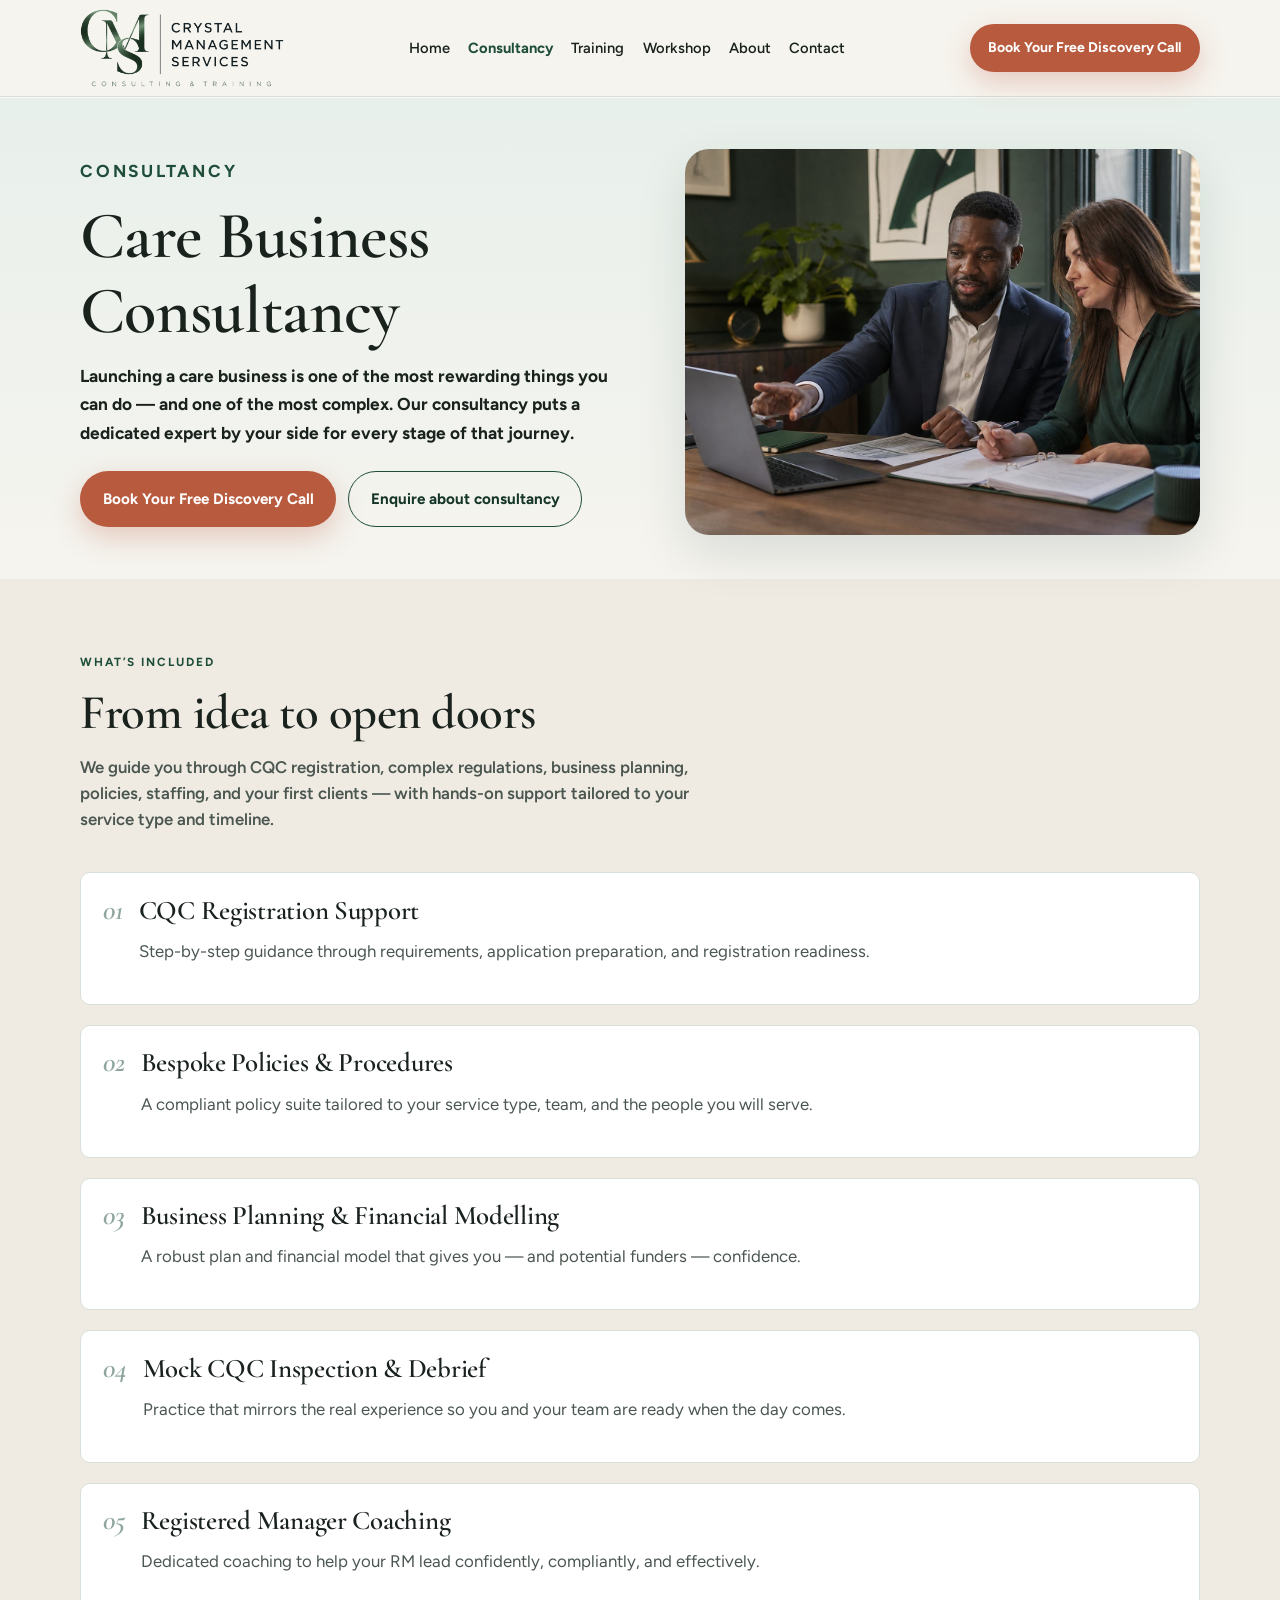
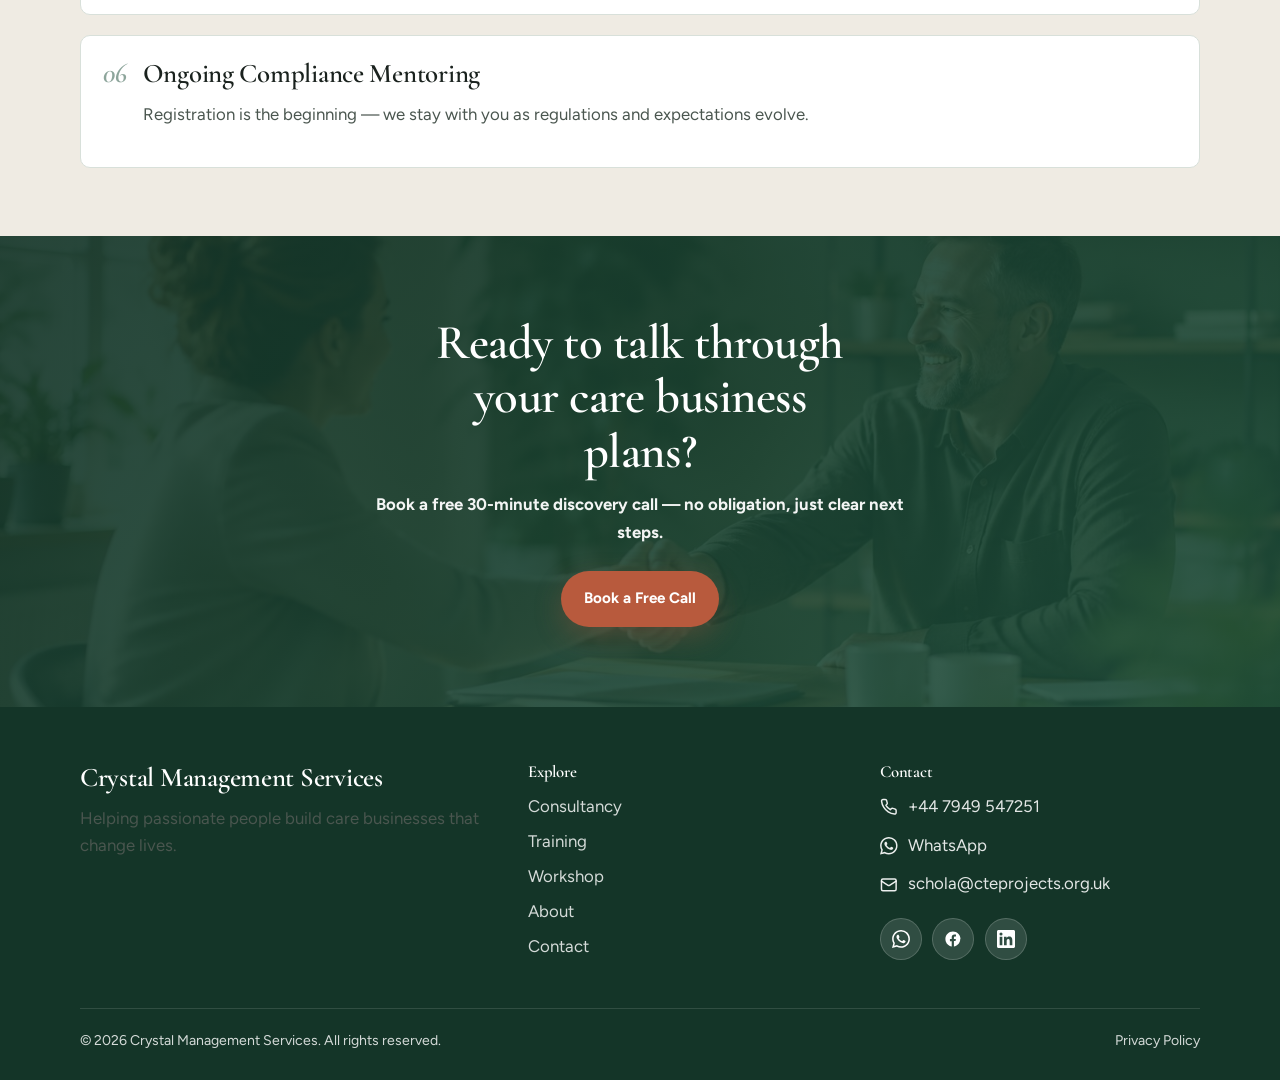
<file: consultancy.html>
<!DOCTYPE html>
<html lang="en-GB">
  <head>
    <meta charset="UTF-8" />
    <meta name="viewport" content="width=device-width, initial-scale=1" />
    <title>Care Business Consultancy | Crystal Management Services</title>
    <meta
      name="description"
      content="Dedicated CQC registration support, policies, business planning, mock inspections, and Registered Manager coaching for aspiring care business owners."
    />
    <link rel="canonical" href="https://crystalmgmt.co.uk/consultancy.html" />
    <link rel="preconnect" href="https://fonts.googleapis.com" />
    <link rel="preconnect" href="https://fonts.gstatic.com" crossorigin />
    <link
      href="https://fonts.googleapis.com/css2?family=Cormorant+Garamond:ital,wght@0,500;0,600;0,700;1,500;1,600&family=Figtree:wght@400;500;600;700&display=swap"
      rel="stylesheet"
    />
    <link rel="stylesheet" href="css/styles.css?v=10" />
    <link rel="icon" href="assets/logo/favicon.ico?v=5" sizes="any" />
    <link rel="icon" type="image/png" sizes="32x32" href="assets/logo/favicon-32.png?v=5" />
    <link rel="icon" type="image/png" sizes="192x192" href="assets/logo/favicon-192.png?v=5" />
    <link rel="apple-touch-icon" href="assets/logo/apple-touch-icon.png?v=5" />
  </head>
  <body class="has-mobile-cta">
    <header class="site-header">
      <div class="container nav-wrap">
        <a class="logo" href="index.html" aria-label="Crystal Management Services home">
          <img class="logo-full" src="assets/logo/cms-logo-horizontal.png?v=4" alt="Crystal Management Services - Consulting &amp; Training" width="420" height="78" />
        </a>
        <button class="menu-toggle" type="button" aria-label="Open menu" aria-expanded="false">
          <span></span><span></span><span></span>
        </button>
        <ul class="nav-links">
          <li><a href="index.html">Home</a></li>
          <li><a class="is-active" href="consultancy.html">Consultancy</a></li>
          <li><a href="training.html">Training</a></li>
          <li><a href="workshop.html">Workshop</a></li>
          <li><a href="about.html">About</a></li>
          <li><a href="contact.html">Contact</a></li>
        </ul>
        <a class="btn btn-primary btn-sm nav-cta" href="contact.html#book">Book Your Free Discovery Call</a>
      </div>
    </header>

    <main>
      <section class="page-hero">
        <div class="container page-hero-grid reveal">
          <div class="page-hero-copy">
            <p class="eyebrow">Consultancy</p>
            <h1>Care Business Consultancy</h1>
            <p>
              Launching a care business is one of the most rewarding things you can do — and one of the most complex.
              Our consultancy puts a dedicated expert by your side for every stage of that journey.
            </p>
            <div class="btn-group">
              <a class="btn btn-primary" href="contact.html#book">Book Your Free Discovery Call</a>
              <a class="btn btn-secondary" href="contact.html#enquiry">Enquire about consultancy</a>
            </div>
          </div>
          <figure class="page-hero-media">
            <img
              src="assets/images/cms-consultancy.jpg?v=1"
              alt="Care business consultancy discussion"
              width="800"
              height="600"
              loading="eager"
              decoding="async"
            />
          </figure>
        </div>
      </section>

      <section class="section section-muted">
        <div class="container">
          <div class="section-head reveal">
            <p class="eyebrow">What’s included</p>
            <h2>From idea to open doors</h2>
            <p>
              We guide you through CQC registration, complex regulations, business planning, policies, staffing,
              and your first clients — with hands-on support tailored to your service type and timeline.
            </p>
          </div>
          <div class="feature-blocks">
            <article class="feature-block reveal">
              <div class="feature-num">01</div>
              <div>
                <h3>CQC Registration Support</h3>
                <p>Step-by-step guidance through requirements, application preparation, and registration readiness.</p>
              </div>
            </article>
            <article class="feature-block reveal">
              <div class="feature-num">02</div>
              <div>
                <h3>Bespoke Policies &amp; Procedures</h3>
                <p>A compliant policy suite tailored to your service type, team, and the people you will serve.</p>
              </div>
            </article>
            <article class="feature-block reveal">
              <div class="feature-num">03</div>
              <div>
                <h3>Business Planning &amp; Financial Modelling</h3>
                <p>A robust plan and financial model that gives you — and potential funders — confidence.</p>
              </div>
            </article>
            <article class="feature-block reveal">
              <div class="feature-num">04</div>
              <div>
                <h3>Mock CQC Inspection &amp; Debrief</h3>
                <p>Practice that mirrors the real experience so you and your team are ready when the day comes.</p>
              </div>
            </article>
            <article class="feature-block reveal">
              <div class="feature-num">05</div>
              <div>
                <h3>Registered Manager Coaching</h3>
                <p>Dedicated coaching to help your RM lead confidently, compliantly, and effectively.</p>
              </div>
            </article>
            <article class="feature-block reveal">
              <div class="feature-num">06</div>
              <div>
                <h3>Ongoing Compliance Mentoring</h3>
                <p>Registration is the beginning — we stay with you as regulations and expectations evolve.</p>
              </div>
            </article>
          </div>
        </div>
      </section>

      <section class="cta-band">
        <div class="container reveal">
          <h2>Ready to talk through your care business plans?</h2>
          <p>Book a free 30-minute discovery call — no obligation, just clear next steps.</p>
          <div class="btn-group btn-group-center">
            <a class="btn btn-primary" href="contact.html#book">Book a Free Call</a>
          </div>
        </div>
      </section>
    </main>

    <footer class="site-footer">
      <div class="container">
        <div class="footer-grid">
          <div>
            <h3>Crystal Management Services</h3>
            <p>Helping passionate people build care businesses that change lives.</p>
          </div>
          <div>
            <h4>Explore</h4>
            <ul class="footer-links">
              <li><a href="consultancy.html">Consultancy</a></li>
              <li><a href="training.html">Training</a></li>
              <li><a href="workshop.html">Workshop</a></li>
              <li><a href="about.html">About</a></li>
              <li><a href="contact.html">Contact</a></li>
            </ul>
          </div>
          <div>
                        <h4>Contact</h4>
            <ul class="footer-links footer-contact">
              <li>
                <a class="contact-line" href="tel:+447949547251">
                  <svg class="icon" viewBox="0 0 24 24" aria-hidden="true" fill="none" stroke="currentColor" stroke-width="2" stroke-linecap="round" stroke-linejoin="round"><path d="M22 16.92v3a2 2 0 0 1-2.18 2 19.79 19.79 0 0 1-8.63-3.07 19.5 19.5 0 0 1-6-6 19.79 19.79 0 0 1-3.07-8.67A2 2 0 0 1 4.11 2h3a2 2 0 0 1 2 1.72c.127.96.361 1.903.7 2.81a2 2 0 0 1-.45 2.11L8.09 9.91a16 16 0 0 0 6 6l1.27-1.27a2 2 0 0 1 2.11-.45c.907.339 1.85.573 2.81.7A2 2 0 0 1 22 16.92z"/></svg>
                  <span>+44 7949 547251</span>
                </a>
              </li>
                            <li>
                <a class="contact-line" href="https://wa.me/447949547251" target="_blank" rel="noopener noreferrer">
                  <svg class="icon" viewBox="0 0 24 24" aria-hidden="true" fill="currentColor"><path fill="currentColor" d="M20.52 3.48A11.86 11.86 0 0 0 12.04 0C5.47 0 .16 5.3.16 11.86c0 2.09.55 4.13 1.59 5.93L0 24l6.35-1.66a11.9 11.9 0 0 0 5.69 1.45h.01c6.56 0 11.88-5.3 11.88-11.86 0-3.17-1.23-6.15-3.41-8.45zM12.05 21.7h-.01a9.8 9.8 0 0 1-5-1.37l-.36-.21-3.76.98 1-3.66-.23-.38a9.8 9.8 0 0 1-1.5-5.2c0-5.42 4.42-9.83 9.86-9.83 2.63 0 5.1 1.02 6.96 2.88a9.76 9.76 0 0 1 2.88 6.95c0 5.42-4.42 9.84-9.84 9.84zm5.4-7.37c-.3-.15-1.76-.87-2.03-.97-.27-.1-.47-.15-.67.15-.2.3-.77.97-.94 1.17-.17.2-.35.22-.64.07-.3-.15-1.25-.46-2.39-1.47-.88-.79-1.48-1.76-1.65-2.06-.17-.3-.02-.46.13-.61.13-.13.3-.35.45-.52.15-.17.2-.3.3-.5.1-.2.05-.37-.02-.52-.08-.15-.67-1.61-.92-2.2-.24-.58-.49-.5-.67-.51h-.57c-.2 0-.52.07-.79.37-.27.3-1.04 1.02-1.04 2.48s1.06 2.87 1.21 3.07c.15.2 2.1 3.2 5.08 4.49.71.3 1.26.49 1.69.62.71.23 1.36.2 1.87.12.57-.09 1.76-.72 2.01-1.41.25-.7.25-1.29.17-1.41-.07-.13-.27-.2-.57-.35z"/></svg>
                  <span>WhatsApp</span>
                </a>
              </li>
              <li>
                <a class="contact-line" href="mailto:schola@cteprojects.org.uk">
                  <svg class="icon" viewBox="0 0 24 24" aria-hidden="true" fill="none" stroke="currentColor" stroke-width="2" stroke-linecap="round" stroke-linejoin="round"><rect x="2" y="4" width="20" height="16" rx="2"/><path d="m22 7-8.97 5.7a1.94 1.94 0 0 1-2.06 0L2 7"/></svg>
                  <span>schola@cteprojects.org.uk</span>
                </a>
              </li>
            </ul>
            <div class="social-links">
              <a class="social-link" href="https://wa.me/447949547251" target="_blank" rel="noopener noreferrer" aria-label="WhatsApp" title="WhatsApp"><svg viewBox="0 0 24 24" aria-hidden="true"><path fill="currentColor" d="M20.52 3.48A11.86 11.86 0 0 0 12.04 0C5.47 0 .16 5.3.16 11.86c0 2.09.55 4.13 1.59 5.93L0 24l6.35-1.66a11.9 11.9 0 0 0 5.69 1.45h.01c6.56 0 11.88-5.3 11.88-11.86 0-3.17-1.23-6.15-3.41-8.45zM12.05 21.7h-.01a9.8 9.8 0 0 1-5-1.37l-.36-.21-3.76.98 1-3.66-.23-.38a9.8 9.8 0 0 1-1.5-5.2c0-5.42 4.42-9.83 9.86-9.83 2.63 0 5.1 1.02 6.96 2.88a9.76 9.76 0 0 1 2.88 6.95c0 5.42-4.42 9.84-9.84 9.84zm5.4-7.37c-.3-.15-1.76-.87-2.03-.97-.27-.1-.47-.15-.67.15-.2.3-.77.97-.94 1.17-.17.2-.35.22-.64.07-.3-.15-1.25-.46-2.39-1.47-.88-.79-1.48-1.76-1.65-2.06-.17-.3-.02-.46.13-.61.13-.13.3-.35.45-.52.15-.17.2-.3.3-.5.1-.2.05-.37-.02-.52-.08-.15-.67-1.61-.92-2.2-.24-.58-.49-.5-.67-.51h-.57c-.2 0-.52.07-.79.37-.27.3-1.04 1.02-1.04 2.48s1.06 2.87 1.21 3.07c.15.2 2.1 3.2 5.08 4.49.71.3 1.26.49 1.69.62.71.23 1.36.2 1.87.12.57-.09 1.76-.72 2.01-1.41.25-.7.25-1.29.17-1.41-.07-.13-.27-.2-.57-.35z"/></svg></a>
              <a class="social-link" href="#" aria-label="Facebook" title="Facebook"><svg viewBox="0 0 24 24" aria-hidden="true"><path fill="currentColor" d="M22 12.07C22 6.48 17.52 2 11.93 2S1.86 6.48 1.86 12.07c0 5.02 3.66 9.18 8.44 9.93v-7.03H7.9v-2.9h2.4V9.84c0-2.37 1.4-3.69 3.55-3.69 1.03 0 2.11.18 2.11.18v2.33h-1.19c-1.17 0-1.54.73-1.54 1.48v1.78h2.62l-.42 2.9h-2.2V22c4.78-.75 8.44-4.91 8.44-9.93z"/></svg></a>
              <a class="social-link" href="#" aria-label="LinkedIn" title="LinkedIn"><svg viewBox="0 0 24 24" aria-hidden="true"><path fill="currentColor" d="M20.45 20.45h-3.55v-5.57c0-1.33-.02-3.04-1.85-3.04-1.85 0-2.14 1.45-2.14 2.94v5.67H9.36V9h3.41v1.56h.05c.47-.9 1.64-1.85 3.37-1.85 3.6 0 4.27 2.37 4.27 5.46v6.28zM5.34 7.43a2.06 2.06 0 1 1 0-4.12 2.06 2.06 0 0 1 0 4.12zM7.12 20.45H3.56V9h3.56v11.45zM22 0H2C.9 0 0 .9 0 2v20c0 1.1.9 2 2 2h20c1.1 0 2-.9 2-2V2c0-1.1-.9-2-2-2z"/></svg></a>
            </div>
          </div>
        </div>
        <div class="footer-bottom">
          <span>© <span data-year></span> Crystal Management Services. All rights reserved.</span>
          <a href="privacy.html">Privacy Policy</a>
        </div>
      </div>
    </footer>

    <div class="mobile-cta">
      <a class="btn btn-primary" href="contact.html#book">Book Your Free Discovery Call</a>
    </div>
    <script src="js/main.js"></script>
  </body>
</html>
</file>
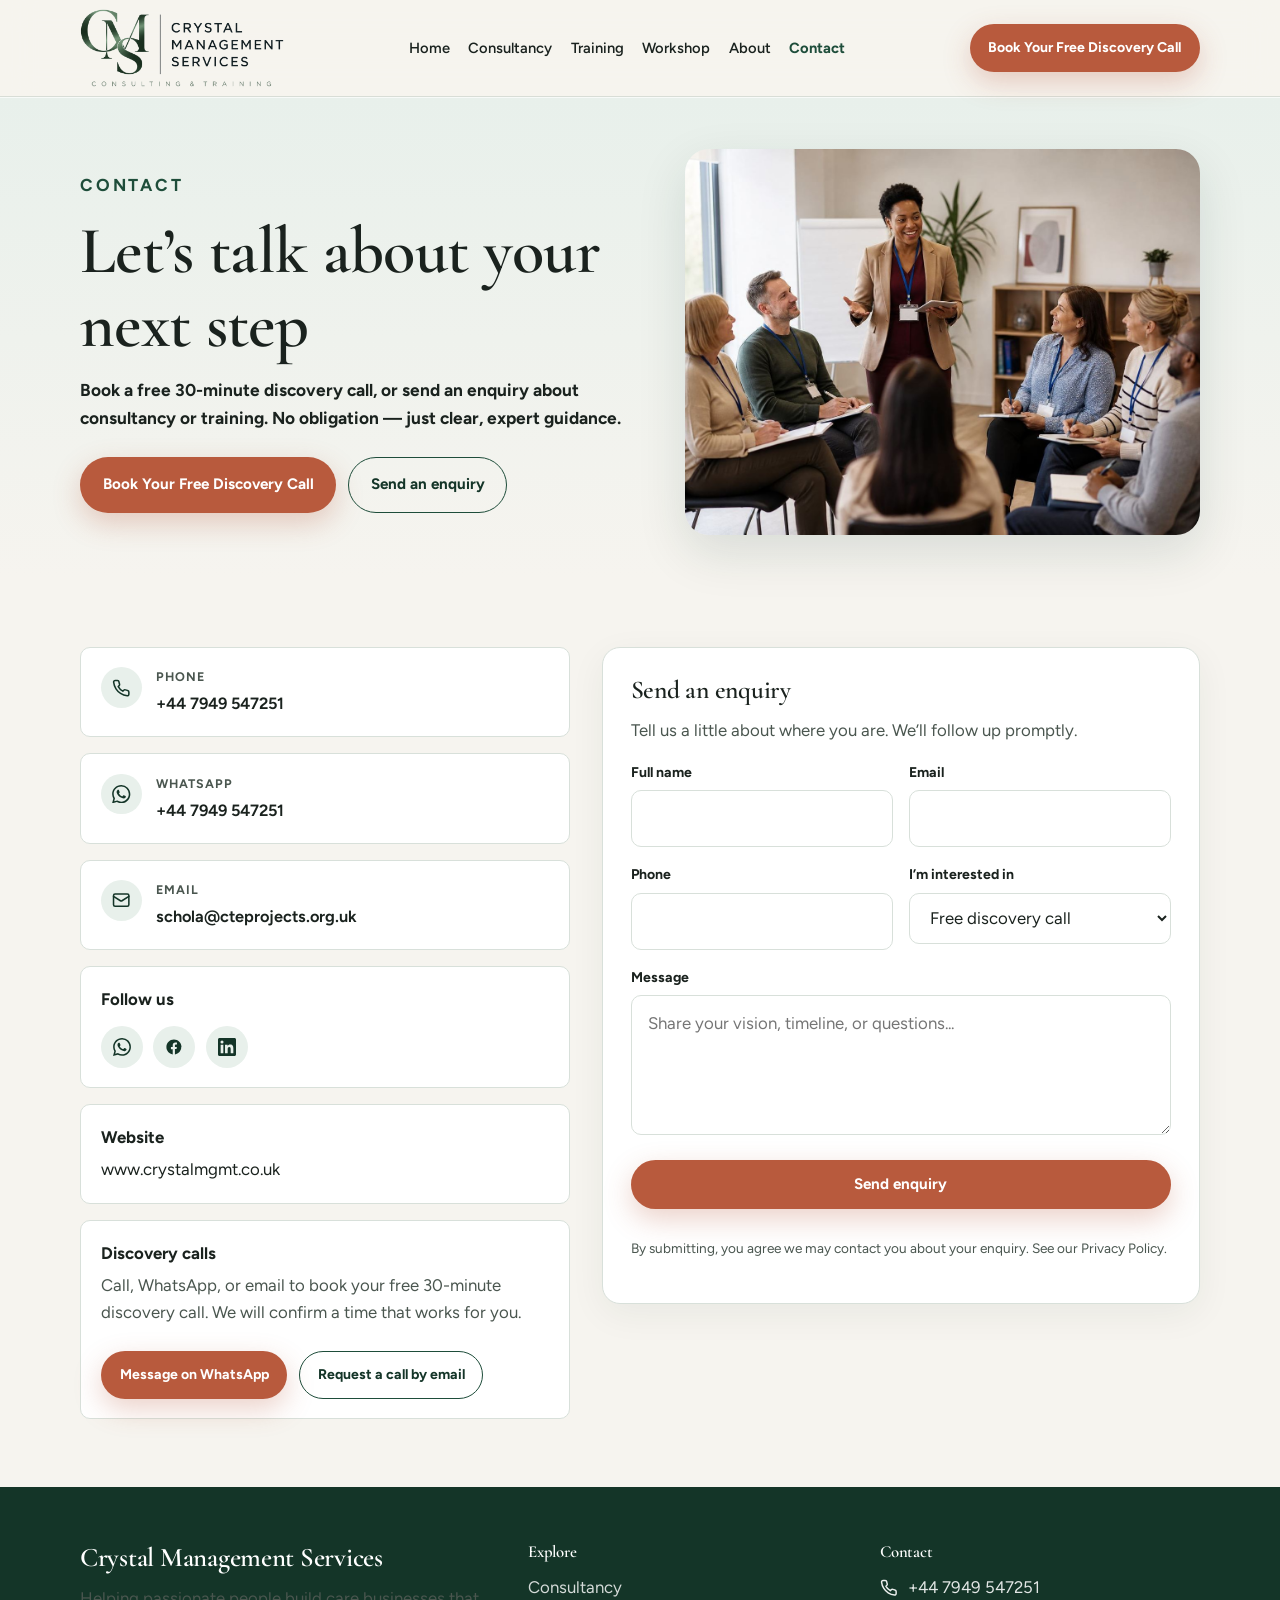
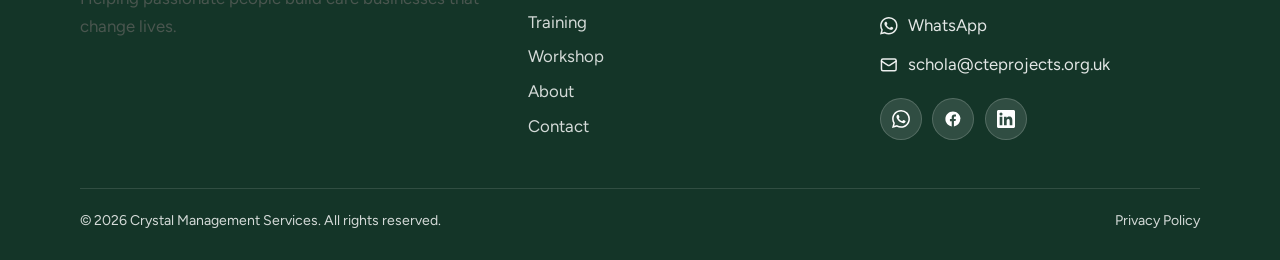
<file: contact.html>
<!DOCTYPE html>
<html lang="en-GB">
  <head>
    <meta charset="UTF-8" />
    <meta name="viewport" content="width=device-width, initial-scale=1" />
    <title>Book a Discovery Call | Crystal Management Services</title>
    <meta
      name="description"
      content="Book a free 30-minute discovery call or send an enquiry about consultancy and training with Crystal Management Services."
    />
    <link rel="canonical" href="https://crystalmgmt.co.uk/contact.html" />
    <link rel="preconnect" href="https://fonts.googleapis.com" />
    <link rel="preconnect" href="https://fonts.gstatic.com" crossorigin />
    <link
      href="https://fonts.googleapis.com/css2?family=Cormorant+Garamond:ital,wght@0,500;0,600;0,700;1,500;1,600&family=Figtree:wght@400;500;600;700&display=swap"
      rel="stylesheet"
    />
    <link rel="stylesheet" href="css/styles.css?v=10" />
    <link rel="icon" href="assets/logo/favicon.ico?v=5" sizes="any" />
    <link rel="icon" type="image/png" sizes="32x32" href="assets/logo/favicon-32.png?v=5" />
    <link rel="icon" type="image/png" sizes="192x192" href="assets/logo/favicon-192.png?v=5" />
    <link rel="apple-touch-icon" href="assets/logo/apple-touch-icon.png?v=5" />
  </head>
  <body>
    <header class="site-header">
      <div class="container nav-wrap">
        <a class="logo" href="index.html" aria-label="Crystal Management Services home">
          <img class="logo-full" src="assets/logo/cms-logo-horizontal.png?v=4" alt="Crystal Management Services - Consulting &amp; Training" width="420" height="78" />
        </a>
        <button class="menu-toggle" type="button" aria-label="Open menu" aria-expanded="false">
          <span></span><span></span><span></span>
        </button>
        <ul class="nav-links">
          <li><a href="index.html">Home</a></li>
          <li><a href="consultancy.html">Consultancy</a></li>
          <li><a href="training.html">Training</a></li>
          <li><a href="workshop.html">Workshop</a></li>
          <li><a href="about.html">About</a></li>
          <li><a class="is-active" href="contact.html">Contact</a></li>
        </ul>
        <a class="btn btn-primary btn-sm nav-cta" href="#book">Book Your Free Discovery Call</a>
      </div>
    </header>

    <main>
      <section class="page-hero">
        <div class="container page-hero-grid reveal">
          <div class="page-hero-copy">
            <p class="eyebrow">Contact</p>
            <h1>Let’s talk about your next step</h1>
            <p>
              Book a free 30-minute discovery call, or send an enquiry about consultancy or training. No obligation —
              just clear, expert guidance.
            </p>
            <div class="btn-group">
              <a class="btn btn-primary" href="#book">Book Your Free Discovery Call</a>
              <a class="btn btn-secondary" href="#enquiry">Send an enquiry</a>
            </div>
          </div>
          <figure class="page-hero-media">
            <img
              src="assets/images/cms-hero-2.jpg"
              alt="Professional conversation about starting a care business"
              width="800"
              height="600"
              loading="eager"
              decoding="async"
            />
          </figure>
        </div>
      </section>

      <section class="section" id="book">
        <div class="container contact-layout">
          <div class="contact-details reveal">
            <div class="contact-item">
              <a class="contact-line contact-line-lg" href="tel:+447949547251">
                <span class="contact-icon" aria-hidden="true"><svg class="icon" viewBox="0 0 24 24" aria-hidden="true" fill="none" stroke="currentColor" stroke-width="2" stroke-linecap="round" stroke-linejoin="round"><path d="M22 16.92v3a2 2 0 0 1-2.18 2 19.79 19.79 0 0 1-8.63-3.07 19.5 19.5 0 0 1-6-6 19.79 19.79 0 0 1-3.07-8.67A2 2 0 0 1 4.11 2h3a2 2 0 0 1 2 1.72c.127.96.361 1.903.7 2.81a2 2 0 0 1-.45 2.11L8.09 9.91a16 16 0 0 0 6 6l1.27-1.27a2 2 0 0 1 2.11-.45c.907.339 1.85.573 2.81.7A2 2 0 0 1 22 16.92z"/></svg></span>
                <span>
                  <strong>Phone</strong>
                  <span class="contact-value">+44 7949 547251</span>
                </span>
              </a>
            </div>
            <div class="contact-item">
              <a class="contact-line contact-line-lg" href="https://wa.me/447949547251" target="_blank" rel="noopener noreferrer">
                <span class="contact-icon" aria-hidden="true"><svg class="icon" viewBox="0 0 24 24" aria-hidden="true" fill="currentColor"><path d="M20.52 3.48A11.86 11.86 0 0 0 12.04 0C5.47 0 .16 5.3.16 11.86c0 2.09.55 4.13 1.59 5.93L0 24l6.35-1.66a11.9 11.9 0 0 0 5.69 1.45h.01c6.56 0 11.88-5.3 11.88-11.86 0-3.17-1.23-6.15-3.41-8.45zM12.05 21.7h-.01a9.8 9.8 0 0 1-5-1.37l-.36-.21-3.76.98 1-3.66-.23-.38a9.8 9.8 0 0 1-1.5-5.2c0-5.42 4.42-9.83 9.86-9.83 2.63 0 5.1 1.02 6.96 2.88a9.76 9.76 0 0 1 2.88 6.95c0 5.42-4.42 9.84-9.84 9.84zm5.4-7.37c-.3-.15-1.76-.87-2.03-.97-.27-.1-.47-.15-.67.15-.2.3-.77.97-.94 1.17-.17.2-.35.22-.64.07-.3-.15-1.25-.46-2.39-1.47-.88-.79-1.48-1.76-1.65-2.06-.17-.3-.02-.46.13-.61.13-.13.3-.35.45-.52.15-.17.2-.3.3-.5.1-.2.05-.37-.02-.52-.08-.15-.67-1.61-.92-2.2-.24-.58-.49-.5-.67-.51h-.57c-.2 0-.52.07-.79.37-.27.3-1.04 1.02-1.04 2.48s1.06 2.87 1.21 3.07c.15.2 2.1 3.2 5.08 4.49.71.3 1.26.49 1.69.62.71.23 1.36.2 1.87.12.57-.09 1.76-.72 2.01-1.41.25-.7.25-1.29.17-1.41-.07-.13-.27-.2-.57-.35z"/></svg></span>
                <span>
                  <strong>WhatsApp</strong>
                  <span class="contact-value">+44 7949 547251</span>
                </span>
              </a>
            </div>
            <div class="contact-item">
              <a class="contact-line contact-line-lg" href="mailto:schola@cteprojects.org.uk">
                <span class="contact-icon" aria-hidden="true"><svg class="icon" viewBox="0 0 24 24" aria-hidden="true" fill="none" stroke="currentColor" stroke-width="2" stroke-linecap="round" stroke-linejoin="round"><rect x="2" y="4" width="20" height="16" rx="2"/><path d="m22 7-8.97 5.7a1.94 1.94 0 0 1-2.06 0L2 7"/></svg></span>
                <span>
                  <strong>Email</strong>
                  <span class="contact-value">schola@cteprojects.org.uk</span>
                </span>
              </a>
            </div>
            <div class="contact-item">
              <strong>Follow us</strong>
              <div class="social-links social-links-light">
                <a class="social-link" href="https://wa.me/447949547251" target="_blank" rel="noopener noreferrer" aria-label="WhatsApp" title="WhatsApp"><svg viewBox="0 0 24 24" aria-hidden="true"><path fill="currentColor" d="M20.52 3.48A11.86 11.86 0 0 0 12.04 0C5.47 0 .16 5.3.16 11.86c0 2.09.55 4.13 1.59 5.93L0 24l6.35-1.66a11.9 11.9 0 0 0 5.69 1.45h.01c6.56 0 11.88-5.3 11.88-11.86 0-3.17-1.23-6.15-3.41-8.45zM12.05 21.7h-.01a9.8 9.8 0 0 1-5-1.37l-.36-.21-3.76.98 1-3.66-.23-.38a9.8 9.8 0 0 1-1.5-5.2c0-5.42 4.42-9.83 9.86-9.83 2.63 0 5.1 1.02 6.96 2.88a9.76 9.76 0 0 1 2.88 6.95c0 5.42-4.42 9.84-9.84 9.84zm5.4-7.37c-.3-.15-1.76-.87-2.03-.97-.27-.1-.47-.15-.67.15-.2.3-.77.97-.94 1.17-.17.2-.35.22-.64.07-.3-.15-1.25-.46-2.39-1.47-.88-.79-1.48-1.76-1.65-2.06-.17-.3-.02-.46.13-.61.13-.13.3-.35.45-.52.15-.17.2-.3.3-.5.1-.2.05-.37-.02-.52-.08-.15-.67-1.61-.92-2.2-.24-.58-.49-.5-.67-.51h-.57c-.2 0-.52.07-.79.37-.27.3-1.04 1.02-1.04 2.48s1.06 2.87 1.21 3.07c.15.2 2.1 3.2 5.08 4.49.71.3 1.26.49 1.69.62.71.23 1.36.2 1.87.12.57-.09 1.76-.72 2.01-1.41.25-.7.25-1.29.17-1.41-.07-.13-.27-.2-.57-.35z"/></svg></a>
                <a class="social-link" href="#" aria-label="Facebook" title="Facebook"><svg viewBox="0 0 24 24" aria-hidden="true"><path fill="currentColor" d="M22 12.07C22 6.48 17.52 2 11.93 2S1.86 6.48 1.86 12.07c0 5.02 3.66 9.18 8.44 9.93v-7.03H7.9v-2.9h2.4V9.84c0-2.37 1.4-3.69 3.55-3.69 1.03 0 2.11.18 2.11.18v2.33h-1.19c-1.17 0-1.54.73-1.54 1.48v1.78h2.62l-.42 2.9h-2.2V22c4.78-.75 8.44-4.91 8.44-9.93z"/></svg></a>
                <a class="social-link" href="#" aria-label="LinkedIn" title="LinkedIn"><svg viewBox="0 0 24 24" aria-hidden="true"><path fill="currentColor" d="M20.45 20.45h-3.55v-5.57c0-1.33-.02-3.04-1.85-3.04-1.85 0-2.14 1.45-2.14 2.94v5.67H9.36V9h3.41v1.56h.05c.47-.9 1.64-1.85 3.37-1.85 3.6 0 4.27 2.37 4.27 5.46v6.28zM5.34 7.43a2.06 2.06 0 1 1 0-4.12 2.06 2.06 0 0 1 0 4.12zM7.12 20.45H3.56V9h3.56v11.45zM22 0H2C.9 0 0 .9 0 2v20c0 1.1.9 2 2 2h20c1.1 0 2-.9 2-2V2c0-1.1-.9-2-2-2z"/></svg></a>
              </div>
            </div>
            <div class="contact-item">
              <strong>Website</strong>
              <a href="https://www.crystalmgmt.co.uk">www.crystalmgmt.co.uk</a>
            </div>
            <div class="contact-item">
              <strong>Discovery calls</strong>
              <p class="contact-item-text">
                Call, WhatsApp, or email to book your free 30-minute discovery call. We will confirm a time that works for you.
              </p>
              <div class="btn-group">
                <a class="btn btn-primary btn-sm" href="https://wa.me/447949547251" target="_blank" rel="noopener noreferrer">
                  Message on WhatsApp
                </a>
                <a class="btn btn-secondary btn-sm" href="mailto:schola@cteprojects.org.uk?subject=Discovery%20call%20request">
                  Request a call by email
                </a>
              </div>
            </div>
          </div>

          <div class="form-card reveal" id="enquiry">
            <div class="form-success" role="status">Thank you. Your enquiry has been sent.</div>
            <h2 class="form-title">Send an enquiry</h2>
            <p>Tell us a little about where you are. We’ll follow up promptly.</p>
            <form class="form-grid" data-lead-form>
              <div class="form-row">
                <div>
                  <label for="name">Full name</label>
                  <input id="name" name="name" type="text" autocomplete="name" required />
                </div>
                <div>
                  <label for="email">Email</label>
                  <input id="email" name="email" type="email" autocomplete="email" required />
                </div>
              </div>
              <div class="form-row">
                <div>
                  <label for="phone">Phone</label>
                  <input id="phone" name="phone" type="tel" autocomplete="tel" />
                </div>
                <div>
                  <label for="interest">I’m interested in</label>
                  <select id="interest" name="interest">
                    <option value="Free discovery call">Free discovery call</option>
                    <option value="Workshop">Start Your Own Care Business workshop</option>
                    <option value="Consultancy">Consultancy</option>
                    <option value="Training">Training</option>
                    <option value="Consultancy and training">Consultancy and training</option>
                  </select>
                </div>
              </div>
              <div>
                <label for="message">Message</label>
                <textarea id="message" name="message" placeholder="Share your vision, timeline, or questions..."></textarea>
              </div>
              <button class="btn btn-primary" type="submit">Send enquiry</button>
              <p class="form-note">
                By submitting, you agree we may contact you about your enquiry. See our
                <a href="privacy.html">Privacy Policy</a>.
              </p>
            </form>
          </div>
        </div>
      </section>
    </main>

    <footer class="site-footer">
      <div class="container">
        <div class="footer-grid">
          <div>
            <h3>Crystal Management Services</h3>
            <p>Helping passionate people build care businesses that change lives.</p>
          </div>
          <div>
            <h4>Explore</h4>
            <ul class="footer-links">
              <li><a href="consultancy.html">Consultancy</a></li>
              <li><a href="training.html">Training</a></li>
              <li><a href="workshop.html">Workshop</a></li>
              <li><a href="about.html">About</a></li>
              <li><a href="contact.html">Contact</a></li>
            </ul>
          </div>
          <div>
                        <h4>Contact</h4>
            <ul class="footer-links footer-contact">
              <li>
                <a class="contact-line" href="tel:+447949547251">
                  <svg class="icon" viewBox="0 0 24 24" aria-hidden="true" fill="none" stroke="currentColor" stroke-width="2" stroke-linecap="round" stroke-linejoin="round"><path d="M22 16.92v3a2 2 0 0 1-2.18 2 19.79 19.79 0 0 1-8.63-3.07 19.5 19.5 0 0 1-6-6 19.79 19.79 0 0 1-3.07-8.67A2 2 0 0 1 4.11 2h3a2 2 0 0 1 2 1.72c.127.96.361 1.903.7 2.81a2 2 0 0 1-.45 2.11L8.09 9.91a16 16 0 0 0 6 6l1.27-1.27a2 2 0 0 1 2.11-.45c.907.339 1.85.573 2.81.7A2 2 0 0 1 22 16.92z"/></svg>
                  <span>+44 7949 547251</span>
                </a>
              </li>
              <li>
                <a class="contact-line" href="https://wa.me/447949547251" target="_blank" rel="noopener noreferrer">
                  <svg class="icon" viewBox="0 0 24 24" aria-hidden="true" fill="currentColor"><path d="M20.52 3.48A11.86 11.86 0 0 0 12.04 0C5.47 0 .16 5.3.16 11.86c0 2.09.55 4.13 1.59 5.93L0 24l6.35-1.66a11.9 11.9 0 0 0 5.69 1.45h.01c6.56 0 11.88-5.3 11.88-11.86 0-3.17-1.23-6.15-3.41-8.45zM12.05 21.7h-.01a9.8 9.8 0 0 1-5-1.37l-.36-.21-3.76.98 1-3.66-.23-.38a9.8 9.8 0 0 1-1.5-5.2c0-5.42 4.42-9.83 9.86-9.83 2.63 0 5.1 1.02 6.96 2.88a9.76 9.76 0 0 1 2.88 6.95c0 5.42-4.42 9.84-9.84 9.84zm5.4-7.37c-.3-.15-1.76-.87-2.03-.97-.27-.1-.47-.15-.67.15-.2.3-.77.97-.94 1.17-.17.2-.35.22-.64.07-.3-.15-1.25-.46-2.39-1.47-.88-.79-1.48-1.76-1.65-2.06-.17-.3-.02-.46.13-.61.13-.13.3-.35.45-.52.15-.17.2-.3.3-.5.1-.2.05-.37-.02-.52-.08-.15-.67-1.61-.92-2.2-.24-.58-.49-.5-.67-.51h-.57c-.2 0-.52.07-.79.37-.27.3-1.04 1.02-1.04 2.48s1.06 2.87 1.21 3.07c.15.2 2.1 3.2 5.08 4.49.71.3 1.26.49 1.69.62.71.23 1.36.2 1.87.12.57-.09 1.76-.72 2.01-1.41.25-.7.25-1.29.17-1.41-.07-.13-.27-.2-.57-.35z"/></svg>
                  <span>WhatsApp</span>
                </a>
              </li>
              <li>
                <a class="contact-line" href="mailto:schola@cteprojects.org.uk">
                  <svg class="icon" viewBox="0 0 24 24" aria-hidden="true" fill="none" stroke="currentColor" stroke-width="2" stroke-linecap="round" stroke-linejoin="round"><rect x="2" y="4" width="20" height="16" rx="2"/><path d="m22 7-8.97 5.7a1.94 1.94 0 0 1-2.06 0L2 7"/></svg>
                  <span>schola@cteprojects.org.uk</span>
                </a>
              </li>
            </ul>
            <div class="social-links">
              <a class="social-link" href="https://wa.me/447949547251" target="_blank" rel="noopener noreferrer" aria-label="WhatsApp" title="WhatsApp"><svg viewBox="0 0 24 24" aria-hidden="true"><path fill="currentColor" d="M20.52 3.48A11.86 11.86 0 0 0 12.04 0C5.47 0 .16 5.3.16 11.86c0 2.09.55 4.13 1.59 5.93L0 24l6.35-1.66a11.9 11.9 0 0 0 5.69 1.45h.01c6.56 0 11.88-5.3 11.88-11.86 0-3.17-1.23-6.15-3.41-8.45zM12.05 21.7h-.01a9.8 9.8 0 0 1-5-1.37l-.36-.21-3.76.98 1-3.66-.23-.38a9.8 9.8 0 0 1-1.5-5.2c0-5.42 4.42-9.83 9.86-9.83 2.63 0 5.1 1.02 6.96 2.88a9.76 9.76 0 0 1 2.88 6.95c0 5.42-4.42 9.84-9.84 9.84zm5.4-7.37c-.3-.15-1.76-.87-2.03-.97-.27-.1-.47-.15-.67.15-.2.3-.77.97-.94 1.17-.17.2-.35.22-.64.07-.3-.15-1.25-.46-2.39-1.47-.88-.79-1.48-1.76-1.65-2.06-.17-.3-.02-.46.13-.61.13-.13.3-.35.45-.52.15-.17.2-.3.3-.5.1-.2.05-.37-.02-.52-.08-.15-.67-1.61-.92-2.2-.24-.58-.49-.5-.67-.51h-.57c-.2 0-.52.07-.79.37-.27.3-1.04 1.02-1.04 2.48s1.06 2.87 1.21 3.07c.15.2 2.1 3.2 5.08 4.49.71.3 1.26.49 1.69.62.71.23 1.36.2 1.87.12.57-.09 1.76-.72 2.01-1.41.25-.7.25-1.29.17-1.41-.07-.13-.27-.2-.57-.35z"/></svg></a>
              <a class="social-link" href="#" aria-label="Facebook" title="Facebook"><svg viewBox="0 0 24 24" aria-hidden="true"><path fill="currentColor" d="M22 12.07C22 6.48 17.52 2 11.93 2S1.86 6.48 1.86 12.07c0 5.02 3.66 9.18 8.44 9.93v-7.03H7.9v-2.9h2.4V9.84c0-2.37 1.4-3.69 3.55-3.69 1.03 0 2.11.18 2.11.18v2.33h-1.19c-1.17 0-1.54.73-1.54 1.48v1.78h2.62l-.42 2.9h-2.2V22c4.78-.75 8.44-4.91 8.44-9.93z"/></svg></a>
              <a class="social-link" href="#" aria-label="LinkedIn" title="LinkedIn"><svg viewBox="0 0 24 24" aria-hidden="true"><path fill="currentColor" d="M20.45 20.45h-3.55v-5.57c0-1.33-.02-3.04-1.85-3.04-1.85 0-2.14 1.45-2.14 2.94v5.67H9.36V9h3.41v1.56h.05c.47-.9 1.64-1.85 3.37-1.85 3.6 0 4.27 2.37 4.27 5.46v6.28zM5.34 7.43a2.06 2.06 0 1 1 0-4.12 2.06 2.06 0 0 1 0 4.12zM7.12 20.45H3.56V9h3.56v11.45zM22 0H2C.9 0 0 .9 0 2v20c0 1.1.9 2 2 2h20c1.1 0 2-.9 2-2V2c0-1.1-.9-2-2-2z"/></svg></a>
            </div>
          </div>
        </div>
        <div class="footer-bottom">
          <span>© <span data-year></span> Crystal Management Services. All rights reserved.</span>
          <a href="privacy.html">Privacy Policy</a>
        </div>
      </div>
    </footer>

    <script src="js/main.js"></script>
  </body>
</html>
</file>
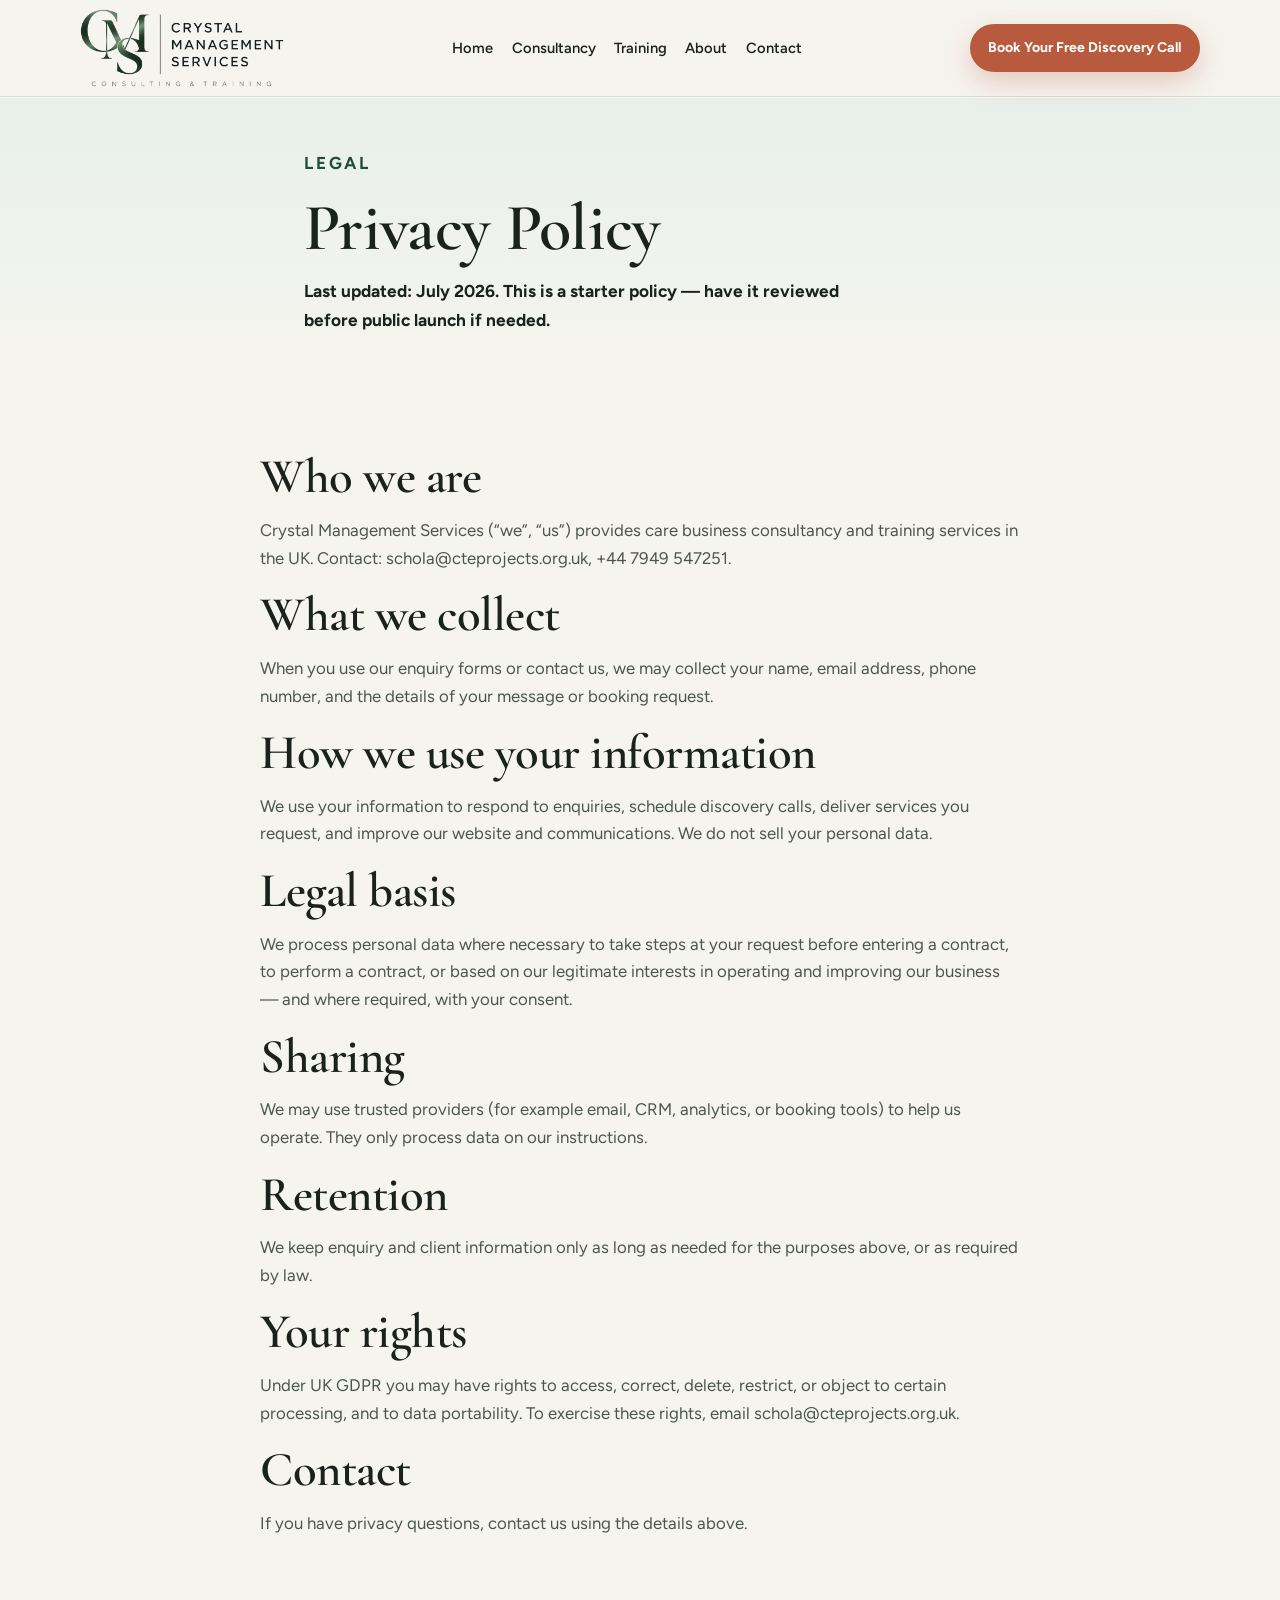
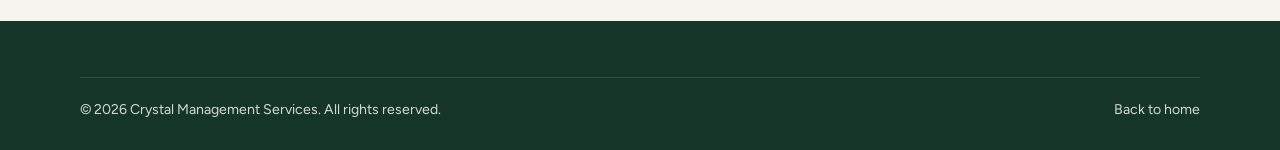
<file: privacy.html>
<!DOCTYPE html>
<html lang="en-GB">
  <head>
    <meta charset="UTF-8" />
    <meta name="viewport" content="width=device-width, initial-scale=1" />
    <title>Privacy Policy | Crystal Management Services</title>
    <meta name="description" content="Privacy Policy for Crystal Management Services." />
    <link rel="canonical" href="https://crystalmgmt.co.uk/privacy.html" />
    <link rel="preconnect" href="https://fonts.googleapis.com" />
    <link rel="preconnect" href="https://fonts.gstatic.com" crossorigin />
    <link
      href="https://fonts.googleapis.com/css2?family=Cormorant+Garamond:ital,wght@0,500;0,600;0,700;1,500;1,600&family=Figtree:wght@400;500;600;700&display=swap"
      rel="stylesheet"
    />
    <link rel="stylesheet" href="css/styles.css?v=10" />
    <link rel="icon" href="assets/logo/favicon.ico?v=5" sizes="any" />
    <link rel="icon" type="image/png" sizes="32x32" href="assets/logo/favicon-32.png?v=5" />
    <link rel="icon" type="image/png" sizes="192x192" href="assets/logo/favicon-192.png?v=5" />
    <link rel="apple-touch-icon" href="assets/logo/apple-touch-icon.png?v=5" />
  </head>
  <body>
    <header class="site-header">
      <div class="container nav-wrap">
        <a class="logo" href="index.html" aria-label="Crystal Management Services home">
          <img class="logo-full" src="assets/logo/cms-logo-horizontal.png?v=4" alt="Crystal Management Services - Consulting &amp; Training" width="420" height="78" />
        </a>
        <button class="menu-toggle" type="button" aria-label="Open menu" aria-expanded="false">
          <span></span><span></span><span></span>
        </button>
        <ul class="nav-links">
          <li><a href="index.html">Home</a></li>
          <li><a href="consultancy.html">Consultancy</a></li>
          <li><a href="training.html">Training</a></li>
          <li><a href="about.html">About</a></li>
          <li><a href="contact.html">Contact</a></li>
        </ul>
        <a class="btn btn-primary btn-sm nav-cta" href="contact.html#book">Book Your Free Discovery Call</a>
      </div>
    </header>

    <main>
      <section class="page-hero page-hero-simple">
        <div class="container reveal">
          <p class="eyebrow">Legal</p>
          <h1>Privacy Policy</h1>
          <p>Last updated: July 2026. This is a starter policy — have it reviewed before public launch if needed.</p>
        </div>
      </section>

      <section class="section">
        <div class="container prose-narrow">
          <h2>Who we are</h2>
          <p>
            Crystal Management Services (“we”, “us”) provides care business consultancy and training services in the
            UK. Contact:
            <a href="mailto:schola@cteprojects.org.uk">schola@cteprojects.org.uk</a>,
            <a href="tel:+447949547251">+44 7949 547251</a>.
          </p>

          <h2>What we collect</h2>
          <p>
            When you use our enquiry forms or contact us, we may collect your name, email address, phone number, and
            the details of your message or booking request.
          </p>

          <h2>How we use your information</h2>
          <p>
            We use your information to respond to enquiries, schedule discovery calls, deliver services you request,
            and improve our website and communications. We do not sell your personal data.
          </p>

          <h2>Legal basis</h2>
          <p>
            We process personal data where necessary to take steps at your request before entering a contract, to
            perform a contract, or based on our legitimate interests in operating and improving our business — and where
            required, with your consent.
          </p>

          <h2>Sharing</h2>
          <p>
            We may use trusted providers (for example email, CRM, analytics, or booking tools) to help us operate.
            They only process data on our instructions.
          </p>

          <h2>Retention</h2>
          <p>We keep enquiry and client information only as long as needed for the purposes above, or as required by law.</p>

          <h2>Your rights</h2>
          <p>
            Under UK GDPR you may have rights to access, correct, delete, restrict, or object to certain processing,
            and to data portability. To exercise these rights, email
            <a href="mailto:schola@cteprojects.org.uk">schola@cteprojects.org.uk</a>.
          </p>

          <h2>Contact</h2>
          <p>If you have privacy questions, contact us using the details above.</p>
        </div>
      </section>
    </main>

    <footer class="site-footer">
      <div class="container">
        <div class="footer-bottom footer-bottom-solo">
          <span>© <span data-year></span> Crystal Management Services. All rights reserved.</span>
          <a href="index.html">Back to home</a>
        </div>
      </div>
    </footer>
    <script src="js/main.js"></script>
  </body>
</html>
</file>
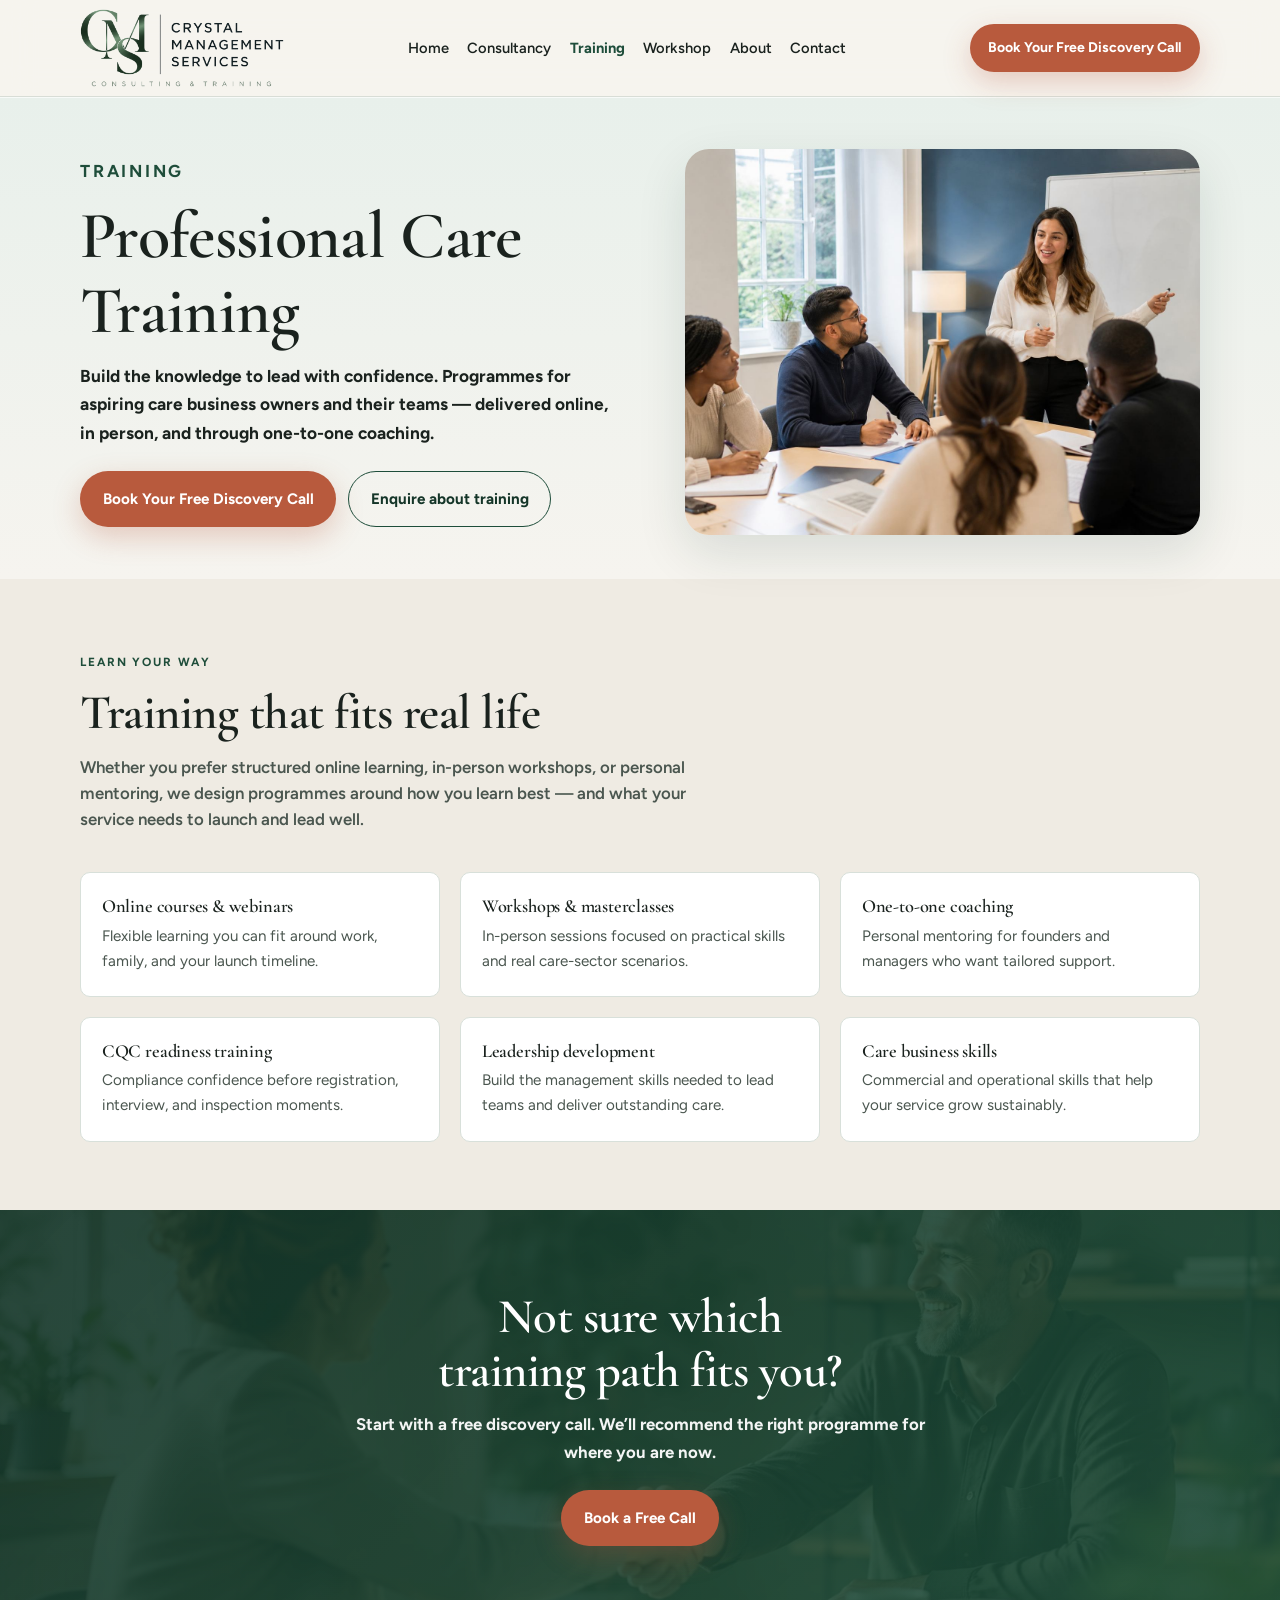
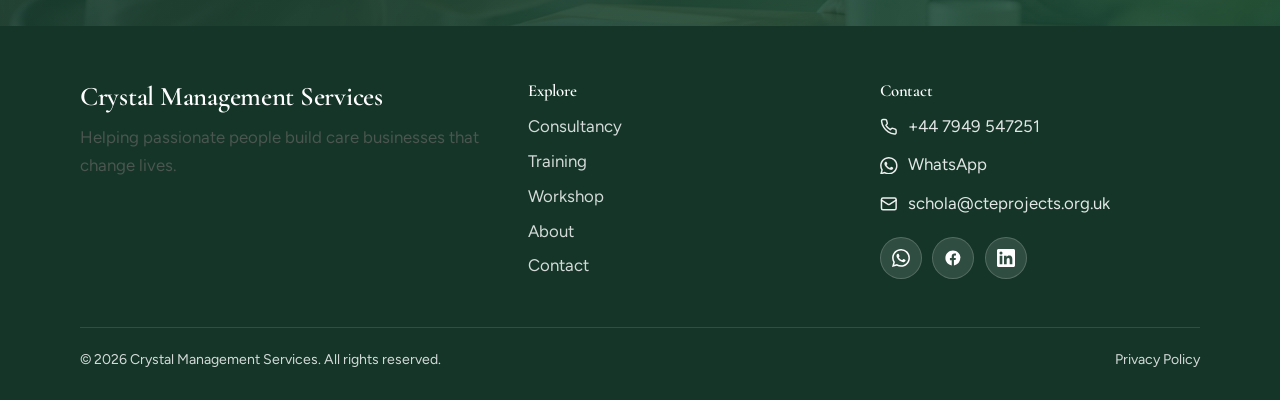
<file: training.html>
<!DOCTYPE html>
<html lang="en-GB">
  <head>
    <meta charset="UTF-8" />
    <meta name="viewport" content="width=device-width, initial-scale=1" />
    <title>Professional Care Training | Crystal Management Services</title>
    <meta
      name="description"
      content="Online courses, workshops, and one-to-one coaching for aspiring care business owners and their teams across the UK."
    />
    <link rel="canonical" href="https://crystalmgmt.co.uk/training.html" />
    <link rel="preconnect" href="https://fonts.googleapis.com" />
    <link rel="preconnect" href="https://fonts.gstatic.com" crossorigin />
    <link
      href="https://fonts.googleapis.com/css2?family=Cormorant+Garamond:ital,wght@0,500;0,600;0,700;1,500;1,600&family=Figtree:wght@400;500;600;700&display=swap"
      rel="stylesheet"
    />
    <link rel="stylesheet" href="css/styles.css?v=10" />
    <link rel="icon" href="assets/logo/favicon.ico?v=5" sizes="any" />
    <link rel="icon" type="image/png" sizes="32x32" href="assets/logo/favicon-32.png?v=5" />
    <link rel="icon" type="image/png" sizes="192x192" href="assets/logo/favicon-192.png?v=5" />
    <link rel="apple-touch-icon" href="assets/logo/apple-touch-icon.png?v=5" />
  </head>
  <body class="has-mobile-cta">
    <header class="site-header">
      <div class="container nav-wrap">
        <a class="logo" href="index.html" aria-label="Crystal Management Services home">
          <img class="logo-full" src="assets/logo/cms-logo-horizontal.png?v=4" alt="Crystal Management Services - Consulting &amp; Training" width="420" height="78" />
        </a>
        <button class="menu-toggle" type="button" aria-label="Open menu" aria-expanded="false">
          <span></span><span></span><span></span>
        </button>
        <ul class="nav-links">
          <li><a href="index.html">Home</a></li>
          <li><a href="consultancy.html">Consultancy</a></li>
          <li><a class="is-active" href="training.html">Training</a></li>
          <li><a href="workshop.html">Workshop</a></li>
          <li><a href="about.html">About</a></li>
          <li><a href="contact.html">Contact</a></li>
        </ul>
        <a class="btn btn-primary btn-sm nav-cta" href="contact.html#book">Book Your Free Discovery Call</a>
      </div>
    </header>

    <main>
      <section class="page-hero">
        <div class="container page-hero-grid reveal">
          <div class="page-hero-copy">
            <p class="eyebrow">Training</p>
            <h1>Professional Care Training</h1>
            <p>
              Build the knowledge to lead with confidence. Programmes for aspiring care business owners and their
              teams — delivered online, in person, and through one-to-one coaching.
            </p>
            <div class="btn-group">
              <a class="btn btn-primary" href="contact.html#book">Book Your Free Discovery Call</a>
              <a class="btn btn-secondary" href="contact.html#enquiry">Enquire about training</a>
            </div>
          </div>
          <figure class="page-hero-media">
            <img
              src="assets/images/cms-training.jpg?v=1"
              alt="Team training session for care business founders"
              width="800"
              height="600"
              loading="eager"
              decoding="async"
            />
          </figure>
        </div>
      </section>

      <section class="section section-muted">
        <div class="container">
          <div class="section-head reveal">
            <p class="eyebrow">Learn your way</p>
            <h2>Training that fits real life</h2>
            <p>
              Whether you prefer structured online learning, in-person workshops, or personal mentoring, we design
              programmes around how you learn best — and what your service needs to launch and lead well.
            </p>
          </div>
          <div class="why-grid">
            <div class="why-item reveal">
              <h3>Online courses &amp; webinars</h3>
              <p>Flexible learning you can fit around work, family, and your launch timeline.</p>
            </div>
            <div class="why-item reveal">
              <h3>Workshops &amp; masterclasses</h3>
              <p>In-person sessions focused on practical skills and real care-sector scenarios.</p>
            </div>
            <div class="why-item reveal">
              <h3>One-to-one coaching</h3>
              <p>Personal mentoring for founders and managers who want tailored support.</p>
            </div>
            <div class="why-item reveal">
              <h3>CQC readiness training</h3>
              <p>Compliance confidence before registration, interview, and inspection moments.</p>
            </div>
            <div class="why-item reveal">
              <h3>Leadership development</h3>
              <p>Build the management skills needed to lead teams and deliver outstanding care.</p>
            </div>
            <div class="why-item reveal">
              <h3>Care business skills</h3>
              <p>Commercial and operational skills that help your service grow sustainably.</p>
            </div>
          </div>
        </div>
      </section>

      <section class="cta-band">
        <div class="container reveal">
          <h2>Not sure which training path fits you?</h2>
          <p>Start with a free discovery call. We’ll recommend the right programme for where you are now.</p>
          <div class="btn-group btn-group-center">
            <a class="btn btn-primary" href="contact.html#book">Book a Free Call</a>
          </div>
        </div>
      </section>
    </main>

    <footer class="site-footer">
      <div class="container">
        <div class="footer-grid">
          <div>
            <h3>Crystal Management Services</h3>
            <p>Helping passionate people build care businesses that change lives.</p>
          </div>
          <div>
            <h4>Explore</h4>
            <ul class="footer-links">
              <li><a href="consultancy.html">Consultancy</a></li>
              <li><a href="training.html">Training</a></li>
              <li><a href="workshop.html">Workshop</a></li>
              <li><a href="about.html">About</a></li>
              <li><a href="contact.html">Contact</a></li>
            </ul>
          </div>
          <div>
                        <h4>Contact</h4>
            <ul class="footer-links footer-contact">
              <li>
                <a class="contact-line" href="tel:+447949547251">
                  <svg class="icon" viewBox="0 0 24 24" aria-hidden="true" fill="none" stroke="currentColor" stroke-width="2" stroke-linecap="round" stroke-linejoin="round"><path d="M22 16.92v3a2 2 0 0 1-2.18 2 19.79 19.79 0 0 1-8.63-3.07 19.5 19.5 0 0 1-6-6 19.79 19.79 0 0 1-3.07-8.67A2 2 0 0 1 4.11 2h3a2 2 0 0 1 2 1.72c.127.96.361 1.903.7 2.81a2 2 0 0 1-.45 2.11L8.09 9.91a16 16 0 0 0 6 6l1.27-1.27a2 2 0 0 1 2.11-.45c.907.339 1.85.573 2.81.7A2 2 0 0 1 22 16.92z"/></svg>
                  <span>+44 7949 547251</span>
                </a>
              </li>
                            <li>
                <a class="contact-line" href="https://wa.me/447949547251" target="_blank" rel="noopener noreferrer">
                  <svg class="icon" viewBox="0 0 24 24" aria-hidden="true" fill="currentColor"><path fill="currentColor" d="M20.52 3.48A11.86 11.86 0 0 0 12.04 0C5.47 0 .16 5.3.16 11.86c0 2.09.55 4.13 1.59 5.93L0 24l6.35-1.66a11.9 11.9 0 0 0 5.69 1.45h.01c6.56 0 11.88-5.3 11.88-11.86 0-3.17-1.23-6.15-3.41-8.45zM12.05 21.7h-.01a9.8 9.8 0 0 1-5-1.37l-.36-.21-3.76.98 1-3.66-.23-.38a9.8 9.8 0 0 1-1.5-5.2c0-5.42 4.42-9.83 9.86-9.83 2.63 0 5.1 1.02 6.96 2.88a9.76 9.76 0 0 1 2.88 6.95c0 5.42-4.42 9.84-9.84 9.84zm5.4-7.37c-.3-.15-1.76-.87-2.03-.97-.27-.1-.47-.15-.67.15-.2.3-.77.97-.94 1.17-.17.2-.35.22-.64.07-.3-.15-1.25-.46-2.39-1.47-.88-.79-1.48-1.76-1.65-2.06-.17-.3-.02-.46.13-.61.13-.13.3-.35.45-.52.15-.17.2-.3.3-.5.1-.2.05-.37-.02-.52-.08-.15-.67-1.61-.92-2.2-.24-.58-.49-.5-.67-.51h-.57c-.2 0-.52.07-.79.37-.27.3-1.04 1.02-1.04 2.48s1.06 2.87 1.21 3.07c.15.2 2.1 3.2 5.08 4.49.71.3 1.26.49 1.69.62.71.23 1.36.2 1.87.12.57-.09 1.76-.72 2.01-1.41.25-.7.25-1.29.17-1.41-.07-.13-.27-.2-.57-.35z"/></svg>
                  <span>WhatsApp</span>
                </a>
              </li>
              <li>
                <a class="contact-line" href="mailto:schola@cteprojects.org.uk">
                  <svg class="icon" viewBox="0 0 24 24" aria-hidden="true" fill="none" stroke="currentColor" stroke-width="2" stroke-linecap="round" stroke-linejoin="round"><rect x="2" y="4" width="20" height="16" rx="2"/><path d="m22 7-8.97 5.7a1.94 1.94 0 0 1-2.06 0L2 7"/></svg>
                  <span>schola@cteprojects.org.uk</span>
                </a>
              </li>
            </ul>
            <div class="social-links">
              <a class="social-link" href="https://wa.me/447949547251" target="_blank" rel="noopener noreferrer" aria-label="WhatsApp" title="WhatsApp"><svg viewBox="0 0 24 24" aria-hidden="true"><path fill="currentColor" d="M20.52 3.48A11.86 11.86 0 0 0 12.04 0C5.47 0 .16 5.3.16 11.86c0 2.09.55 4.13 1.59 5.93L0 24l6.35-1.66a11.9 11.9 0 0 0 5.69 1.45h.01c6.56 0 11.88-5.3 11.88-11.86 0-3.17-1.23-6.15-3.41-8.45zM12.05 21.7h-.01a9.8 9.8 0 0 1-5-1.37l-.36-.21-3.76.98 1-3.66-.23-.38a9.8 9.8 0 0 1-1.5-5.2c0-5.42 4.42-9.83 9.86-9.83 2.63 0 5.1 1.02 6.96 2.88a9.76 9.76 0 0 1 2.88 6.95c0 5.42-4.42 9.84-9.84 9.84zm5.4-7.37c-.3-.15-1.76-.87-2.03-.97-.27-.1-.47-.15-.67.15-.2.3-.77.97-.94 1.17-.17.2-.35.22-.64.07-.3-.15-1.25-.46-2.39-1.47-.88-.79-1.48-1.76-1.65-2.06-.17-.3-.02-.46.13-.61.13-.13.3-.35.45-.52.15-.17.2-.3.3-.5.1-.2.05-.37-.02-.52-.08-.15-.67-1.61-.92-2.2-.24-.58-.49-.5-.67-.51h-.57c-.2 0-.52.07-.79.37-.27.3-1.04 1.02-1.04 2.48s1.06 2.87 1.21 3.07c.15.2 2.1 3.2 5.08 4.49.71.3 1.26.49 1.69.62.71.23 1.36.2 1.87.12.57-.09 1.76-.72 2.01-1.41.25-.7.25-1.29.17-1.41-.07-.13-.27-.2-.57-.35z"/></svg></a>
              <a class="social-link" href="#" aria-label="Facebook" title="Facebook"><svg viewBox="0 0 24 24" aria-hidden="true"><path fill="currentColor" d="M22 12.07C22 6.48 17.52 2 11.93 2S1.86 6.48 1.86 12.07c0 5.02 3.66 9.18 8.44 9.93v-7.03H7.9v-2.9h2.4V9.84c0-2.37 1.4-3.69 3.55-3.69 1.03 0 2.11.18 2.11.18v2.33h-1.19c-1.17 0-1.54.73-1.54 1.48v1.78h2.62l-.42 2.9h-2.2V22c4.78-.75 8.44-4.91 8.44-9.93z"/></svg></a>
              <a class="social-link" href="#" aria-label="LinkedIn" title="LinkedIn"><svg viewBox="0 0 24 24" aria-hidden="true"><path fill="currentColor" d="M20.45 20.45h-3.55v-5.57c0-1.33-.02-3.04-1.85-3.04-1.85 0-2.14 1.45-2.14 2.94v5.67H9.36V9h3.41v1.56h.05c.47-.9 1.64-1.85 3.37-1.85 3.6 0 4.27 2.37 4.27 5.46v6.28zM5.34 7.43a2.06 2.06 0 1 1 0-4.12 2.06 2.06 0 0 1 0 4.12zM7.12 20.45H3.56V9h3.56v11.45zM22 0H2C.9 0 0 .9 0 2v20c0 1.1.9 2 2 2h20c1.1 0 2-.9 2-2V2c0-1.1-.9-2-2-2z"/></svg></a>
            </div>
          </div>
        </div>
        <div class="footer-bottom">
          <span>© <span data-year></span> Crystal Management Services. All rights reserved.</span>
          <a href="privacy.html">Privacy Policy</a>
        </div>
      </div>
    </footer>

    <div class="mobile-cta">
      <a class="btn btn-primary" href="contact.html#book">Book Your Free Discovery Call</a>
    </div>
    <script src="js/main.js"></script>
  </body>
</html>
</file>
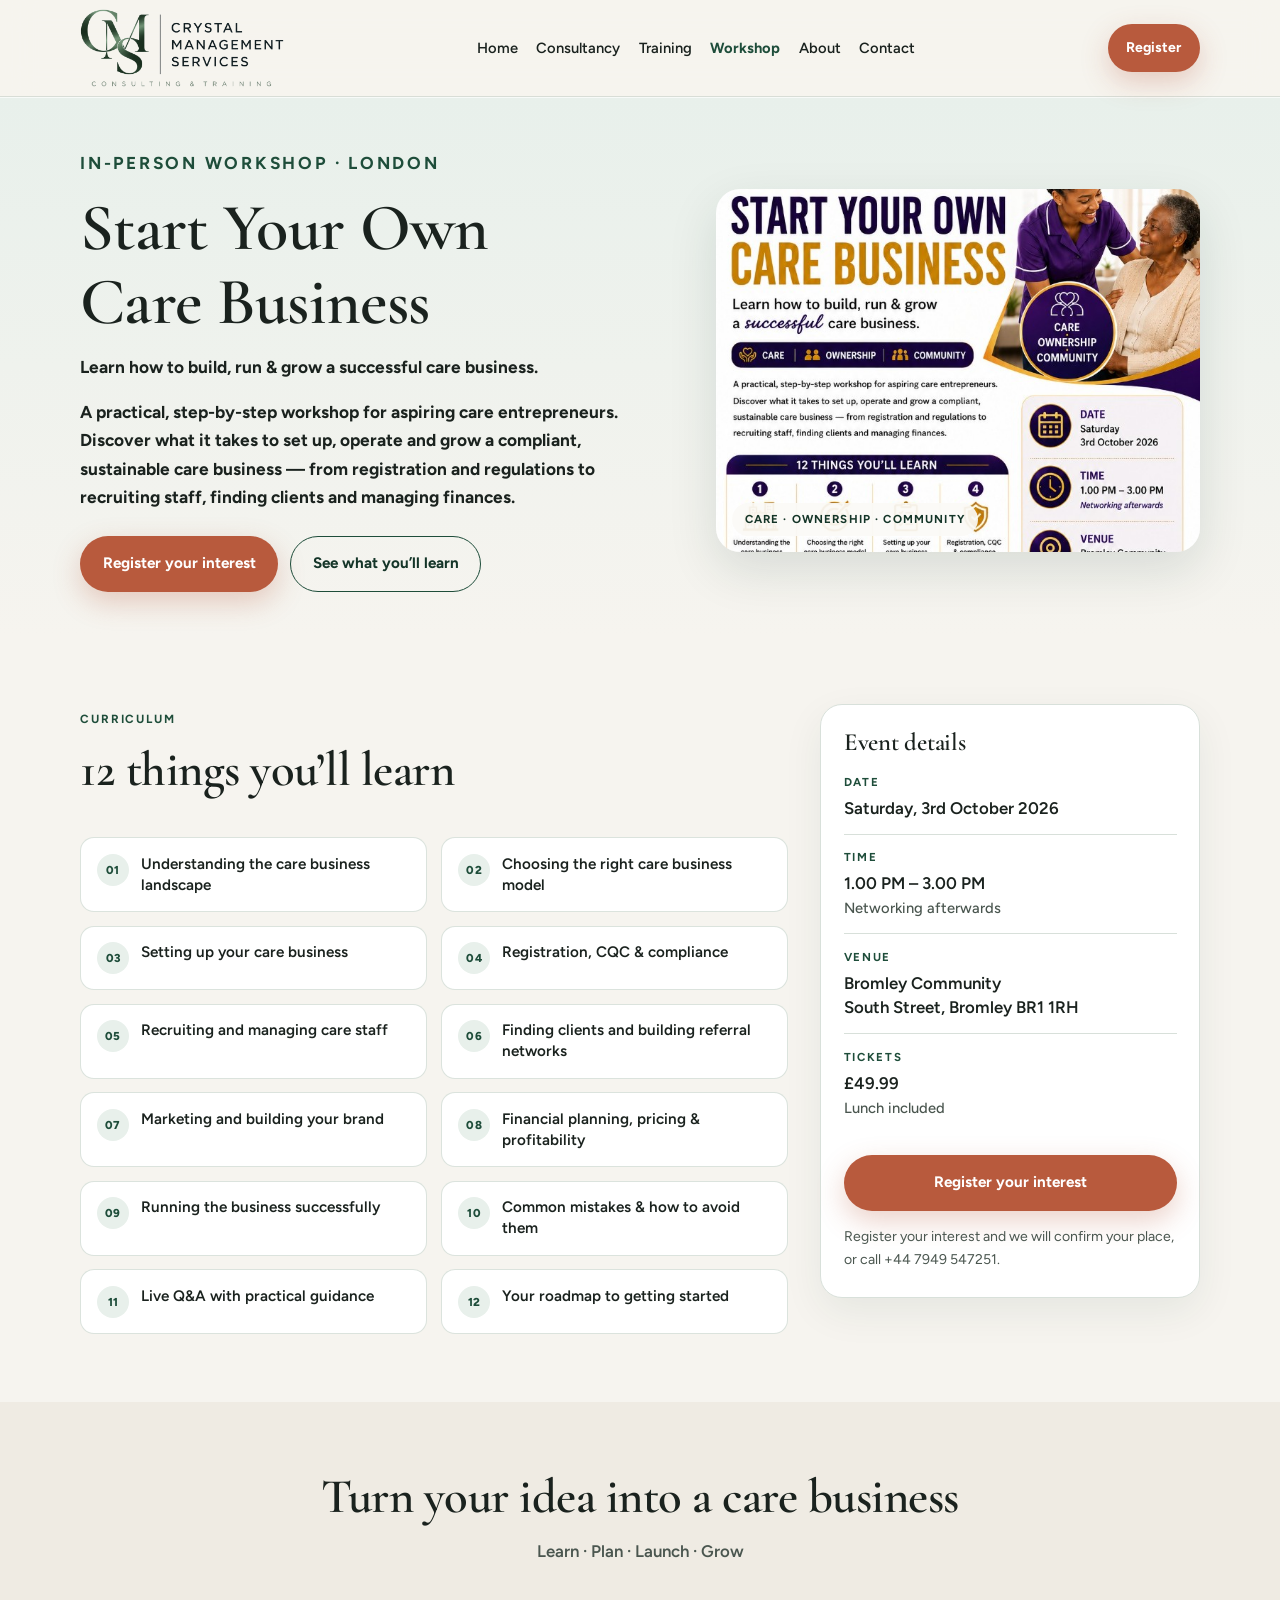
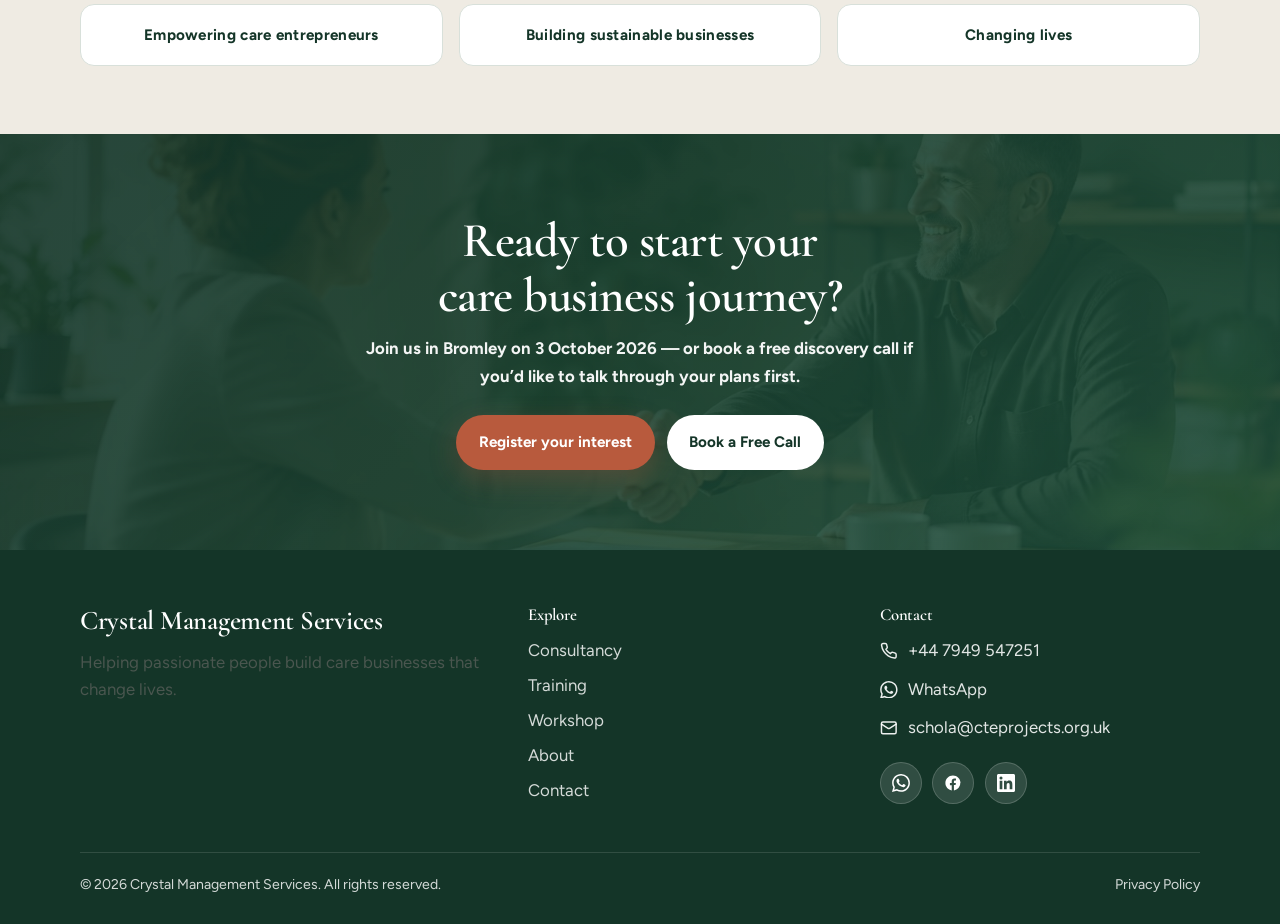
<file: workshop.html>
<!DOCTYPE html>
<html lang="en-GB">
  <head>
    <meta charset="UTF-8" />
    <meta name="viewport" content="width=device-width, initial-scale=1" />
    <title>Start Your Own Care Business Workshop | Crystal Management Services</title>
    <meta
      name="description"
      content="In-person workshop in Bromley, London — Saturday 3 October 2026. Learn how to build, run and grow a successful care business. Tickets £49.99 including lunch."
    />
    <link rel="canonical" href="https://crystalmgmt.co.uk/workshop.html" />
    <link rel="preconnect" href="https://fonts.googleapis.com" />
    <link rel="preconnect" href="https://fonts.gstatic.com" crossorigin />
    <link
      href="https://fonts.googleapis.com/css2?family=Cormorant+Garamond:ital,wght@0,500;0,600;0,700;1,500;1,600&family=Figtree:wght@400;500;600;700&display=swap"
      rel="stylesheet"
    />
    <link rel="stylesheet" href="css/styles.css?v=10" />
    <link rel="icon" href="assets/logo/favicon.ico?v=5" sizes="any" />
    <link rel="icon" type="image/png" sizes="32x32" href="assets/logo/favicon-32.png?v=5" />
    <link rel="icon" type="image/png" sizes="192x192" href="assets/logo/favicon-192.png?v=5" />
    <link rel="apple-touch-icon" href="assets/logo/apple-touch-icon.png?v=5" />
  </head>
  <body class="has-mobile-cta">
    <header class="site-header">
      <div class="container nav-wrap">
        <a class="logo" href="index.html" aria-label="Crystal Management Services home">
          <img class="logo-full" src="assets/logo/cms-logo-horizontal.png?v=4" alt="Crystal Management Services - Consulting &amp; Training" width="420" height="78" />
        </a>
        <button class="menu-toggle" type="button" aria-label="Open menu" aria-expanded="false">
          <span></span><span></span><span></span>
        </button>
        <ul class="nav-links">
          <li><a href="index.html">Home</a></li>
          <li><a href="consultancy.html">Consultancy</a></li>
          <li><a href="training.html">Training</a></li>
          <li><a class="is-active" href="workshop.html">Workshop</a></li>
          <li><a href="about.html">About</a></li>
          <li><a href="contact.html">Contact</a></li>
        </ul>
        <a class="btn btn-primary btn-sm nav-cta" href="#register">Register</a>
      </div>
    </header>

    <main>
      <section class="page-hero workshop-hero">
        <div class="container page-hero-grid workshop-hero-grid reveal">
          <div class="page-hero-copy">
            <p class="eyebrow">In-person workshop · London</p>
            <h1>Start Your Own Care Business</h1>
            <p>
              Learn how to build, run &amp; grow a successful care business.
            </p>
            <p>
              A practical, step-by-step workshop for aspiring care entrepreneurs. Discover what it takes to set up,
              operate and grow a compliant, sustainable care business — from registration and regulations to
              recruiting staff, finding clients and managing finances.
            </p>
            <div class="btn-group">
              <a class="btn btn-primary" id="register" href="contact.html?interest=Workshop#enquiry">Register your interest</a>
              <a class="btn btn-secondary" href="#learn">See what you’ll learn</a>
            </div>
          </div>
          <figure class="page-hero-media workshop-hero-media">
            <img
              src="assets/images/workshop-flyer.png"
              alt="Care worker supporting an older adult — Start Your Own Care Business workshop"
              width="640"
              height="480"
              loading="eager"
              decoding="async"
            />
            <figcaption>Care · Ownership · Community</figcaption>
          </figure>
        </div>
      </section>

      <section class="section">
        <div class="container workshop-layout">
          <div class="workshop-main reveal">
            <div class="section-head" id="learn">
              <p class="eyebrow">Curriculum</p>
              <h2>12 things you’ll learn</h2>
            </div>
            <ol class="learn-grid">
              <li><span>01</span>Understanding the care business landscape</li>
              <li><span>02</span>Choosing the right care business model</li>
              <li><span>03</span>Setting up your care business</li>
              <li><span>04</span>Registration, CQC &amp; compliance</li>
              <li><span>05</span>Recruiting and managing care staff</li>
              <li><span>06</span>Finding clients and building referral networks</li>
              <li><span>07</span>Marketing and building your brand</li>
              <li><span>08</span>Financial planning, pricing &amp; profitability</li>
              <li><span>09</span>Running the business successfully</li>
              <li><span>10</span>Common mistakes &amp; how to avoid them</li>
              <li><span>11</span>Live Q&amp;A with practical guidance</li>
              <li><span>12</span>Your roadmap to getting started</li>
            </ol>
          </div>

          <aside class="workshop-aside reveal">
            <h2>Event details</h2>
            <dl class="workshop-meta">
              <div>
                <dt>Date</dt>
                <dd>Saturday, 3rd October 2026</dd>
              </div>
              <div>
                <dt>Time</dt>
                <dd>1.00 PM – 3.00 PM<br /><span>Networking afterwards</span></dd>
              </div>
              <div>
                <dt>Venue</dt>
                <dd>Bromley Community<br />South Street, Bromley BR1 1RH</dd>
              </div>
              <div>
                <dt>Tickets</dt>
                <dd>£49.99<br /><span>Lunch included</span></dd>
              </div>
            </dl>
            <a class="btn btn-primary" href="contact.html?interest=Workshop#enquiry">Register your interest</a>
            <p class="workshop-aside-note">
              Register your interest and we will confirm your place, or call
              <a href="tel:+447949547251">+44 7949 547251</a>.
            </p>
          </aside>
        </div>
      </section>

      <section class="section section-muted">
        <div class="container reveal">
          <div class="section-head center">
            <h2>Turn your idea into a care business</h2>
            <p>Learn · Plan · Launch · Grow</p>
          </div>
          <div class="workshop-pillars">
            <p>Empowering care entrepreneurs</p>
            <p>Building sustainable businesses</p>
            <p>Changing lives</p>
          </div>
        </div>
      </section>

      <section class="cta-band">
        <div class="container reveal">
          <h2>Ready to start your care business journey?</h2>
          <p>
            Join us in Bromley on 3 October 2026 — or book a free discovery call if you’d like to talk through your
            plans first.
          </p>
          <div class="btn-group btn-group-center">
            <a class="btn btn-primary" href="contact.html?interest=Workshop#enquiry">Register your interest</a>
            <a class="btn btn-light" href="contact.html#book">Book a Free Call</a>
          </div>
        </div>
      </section>
    </main>

    <footer class="site-footer">
      <div class="container">
        <div class="footer-grid">
          <div>
            <h3>Crystal Management Services</h3>
            <p>Helping passionate people build care businesses that change lives.</p>
          </div>
          <div>
            <h4>Explore</h4>
            <ul class="footer-links">
              <li><a href="consultancy.html">Consultancy</a></li>
              <li><a href="training.html">Training</a></li>
              <li><a href="workshop.html">Workshop</a></li>
              <li><a href="about.html">About</a></li>
              <li><a href="contact.html">Contact</a></li>
            </ul>
          </div>
          <div>
                        <h4>Contact</h4>
            <ul class="footer-links footer-contact">
              <li>
                <a class="contact-line" href="tel:+447949547251">
                  <svg class="icon" viewBox="0 0 24 24" aria-hidden="true" fill="none" stroke="currentColor" stroke-width="2" stroke-linecap="round" stroke-linejoin="round"><path d="M22 16.92v3a2 2 0 0 1-2.18 2 19.79 19.79 0 0 1-8.63-3.07 19.5 19.5 0 0 1-6-6 19.79 19.79 0 0 1-3.07-8.67A2 2 0 0 1 4.11 2h3a2 2 0 0 1 2 1.72c.127.96.361 1.903.7 2.81a2 2 0 0 1-.45 2.11L8.09 9.91a16 16 0 0 0 6 6l1.27-1.27a2 2 0 0 1 2.11-.45c.907.339 1.85.573 2.81.7A2 2 0 0 1 22 16.92z"/></svg>
                  <span>+44 7949 547251</span>
                </a>
              </li>
                            <li>
                <a class="contact-line" href="https://wa.me/447949547251" target="_blank" rel="noopener noreferrer">
                  <svg class="icon" viewBox="0 0 24 24" aria-hidden="true" fill="currentColor"><path fill="currentColor" d="M20.52 3.48A11.86 11.86 0 0 0 12.04 0C5.47 0 .16 5.3.16 11.86c0 2.09.55 4.13 1.59 5.93L0 24l6.35-1.66a11.9 11.9 0 0 0 5.69 1.45h.01c6.56 0 11.88-5.3 11.88-11.86 0-3.17-1.23-6.15-3.41-8.45zM12.05 21.7h-.01a9.8 9.8 0 0 1-5-1.37l-.36-.21-3.76.98 1-3.66-.23-.38a9.8 9.8 0 0 1-1.5-5.2c0-5.42 4.42-9.83 9.86-9.83 2.63 0 5.1 1.02 6.96 2.88a9.76 9.76 0 0 1 2.88 6.95c0 5.42-4.42 9.84-9.84 9.84zm5.4-7.37c-.3-.15-1.76-.87-2.03-.97-.27-.1-.47-.15-.67.15-.2.3-.77.97-.94 1.17-.17.2-.35.22-.64.07-.3-.15-1.25-.46-2.39-1.47-.88-.79-1.48-1.76-1.65-2.06-.17-.3-.02-.46.13-.61.13-.13.3-.35.45-.52.15-.17.2-.3.3-.5.1-.2.05-.37-.02-.52-.08-.15-.67-1.61-.92-2.2-.24-.58-.49-.5-.67-.51h-.57c-.2 0-.52.07-.79.37-.27.3-1.04 1.02-1.04 2.48s1.06 2.87 1.21 3.07c.15.2 2.1 3.2 5.08 4.49.71.3 1.26.49 1.69.62.71.23 1.36.2 1.87.12.57-.09 1.76-.72 2.01-1.41.25-.7.25-1.29.17-1.41-.07-.13-.27-.2-.57-.35z"/></svg>
                  <span>WhatsApp</span>
                </a>
              </li>
              <li>
                <a class="contact-line" href="mailto:schola@cteprojects.org.uk">
                  <svg class="icon" viewBox="0 0 24 24" aria-hidden="true" fill="none" stroke="currentColor" stroke-width="2" stroke-linecap="round" stroke-linejoin="round"><rect x="2" y="4" width="20" height="16" rx="2"/><path d="m22 7-8.97 5.7a1.94 1.94 0 0 1-2.06 0L2 7"/></svg>
                  <span>schola@cteprojects.org.uk</span>
                </a>
              </li>
            </ul>
            <div class="social-links">
              <a class="social-link" href="https://wa.me/447949547251" target="_blank" rel="noopener noreferrer" aria-label="WhatsApp" title="WhatsApp"><svg viewBox="0 0 24 24" aria-hidden="true"><path fill="currentColor" d="M20.52 3.48A11.86 11.86 0 0 0 12.04 0C5.47 0 .16 5.3.16 11.86c0 2.09.55 4.13 1.59 5.93L0 24l6.35-1.66a11.9 11.9 0 0 0 5.69 1.45h.01c6.56 0 11.88-5.3 11.88-11.86 0-3.17-1.23-6.15-3.41-8.45zM12.05 21.7h-.01a9.8 9.8 0 0 1-5-1.37l-.36-.21-3.76.98 1-3.66-.23-.38a9.8 9.8 0 0 1-1.5-5.2c0-5.42 4.42-9.83 9.86-9.83 2.63 0 5.1 1.02 6.96 2.88a9.76 9.76 0 0 1 2.88 6.95c0 5.42-4.42 9.84-9.84 9.84zm5.4-7.37c-.3-.15-1.76-.87-2.03-.97-.27-.1-.47-.15-.67.15-.2.3-.77.97-.94 1.17-.17.2-.35.22-.64.07-.3-.15-1.25-.46-2.39-1.47-.88-.79-1.48-1.76-1.65-2.06-.17-.3-.02-.46.13-.61.13-.13.3-.35.45-.52.15-.17.2-.3.3-.5.1-.2.05-.37-.02-.52-.08-.15-.67-1.61-.92-2.2-.24-.58-.49-.5-.67-.51h-.57c-.2 0-.52.07-.79.37-.27.3-1.04 1.02-1.04 2.48s1.06 2.87 1.21 3.07c.15.2 2.1 3.2 5.08 4.49.71.3 1.26.49 1.69.62.71.23 1.36.2 1.87.12.57-.09 1.76-.72 2.01-1.41.25-.7.25-1.29.17-1.41-.07-.13-.27-.2-.57-.35z"/></svg></a>
              <a class="social-link" href="#" aria-label="Facebook" title="Facebook"><svg viewBox="0 0 24 24" aria-hidden="true"><path fill="currentColor" d="M22 12.07C22 6.48 17.52 2 11.93 2S1.86 6.48 1.86 12.07c0 5.02 3.66 9.18 8.44 9.93v-7.03H7.9v-2.9h2.4V9.84c0-2.37 1.4-3.69 3.55-3.69 1.03 0 2.11.18 2.11.18v2.33h-1.19c-1.17 0-1.54.73-1.54 1.48v1.78h2.62l-.42 2.9h-2.2V22c4.78-.75 8.44-4.91 8.44-9.93z"/></svg></a>
              <a class="social-link" href="#" aria-label="LinkedIn" title="LinkedIn"><svg viewBox="0 0 24 24" aria-hidden="true"><path fill="currentColor" d="M20.45 20.45h-3.55v-5.57c0-1.33-.02-3.04-1.85-3.04-1.85 0-2.14 1.45-2.14 2.94v5.67H9.36V9h3.41v1.56h.05c.47-.9 1.64-1.85 3.37-1.85 3.6 0 4.27 2.37 4.27 5.46v6.28zM5.34 7.43a2.06 2.06 0 1 1 0-4.12 2.06 2.06 0 0 1 0 4.12zM7.12 20.45H3.56V9h3.56v11.45zM22 0H2C.9 0 0 .9 0 2v20c0 1.1.9 2 2 2h20c1.1 0 2-.9 2-2V2c0-1.1-.9-2-2-2z"/></svg></a>
            </div>
          </div>
        </div>
        <div class="footer-bottom">
          <span>© <span data-year></span> Crystal Management Services. All rights reserved.</span>
          <a href="privacy.html">Privacy Policy</a>
        </div>
      </div>
    </footer>

    <div class="mobile-cta">
      <a class="btn btn-primary" href="contact.html?interest=Workshop#enquiry">Register interest</a>
    </div>
    <script src="js/main.js"></script>
  </body>
</html>
</file>
<file: css/styles.css>
/* Crystal Management Services — design system */
:root {
  --forest: #1e4d3a;
  --forest-deep: #143528;
  --forest-soft: #e8f0eb;
  --accent: #b85a3d;
  --accent-hover: #9a4a32;
  --ink: #1a221e;
  --ink-soft: #4a564f;
  --line: #d8e0da;
  --bg: #f6f4ef;
  --bg-warm: #efebe3;
  --white: #ffffff;
  --shadow: 0 18px 50px rgba(20, 53, 40, 0.12);
  --radius: 18px;
  --radius-sm: 10px;
  --max: 1120px;
  --font-display: "Cormorant Garamond", "Times New Roman", serif;
  --font-body: "Figtree", system-ui, sans-serif;
  --ease: cubic-bezier(0.22, 1, 0.36, 1);
  --header-h: 96px;
}

*,
*::before,
*::after {
  box-sizing: border-box;
}

html {
  scroll-behavior: smooth;
}

body {
  margin: 0;
  font-family: var(--font-body);
  color: var(--ink);
  background: var(--bg);
  line-height: 1.65;
  font-size: 1.05rem;
  -webkit-font-smoothing: antialiased;
}

img {
  max-width: 100%;
  display: block;
  height: auto;
}

a {
  color: inherit;
  text-decoration: none;
}

h1, h2, h3, h4 {
  font-family: var(--font-display);
  font-weight: 600;
  line-height: 1.12;
  letter-spacing: -0.01em;
  margin: 0 0 0.75rem;
  color: var(--ink);
}

h1 { font-size: clamp(2.75rem, 5.4vw, 4.15rem); font-weight: 600; }
h2 { font-size: clamp(2.1rem, 3.8vw, 3.05rem); }
h3 { font-size: clamp(1.35rem, 2.1vw, 1.7rem); font-weight: 600; }

p { margin: 0 0 1rem; color: var(--ink-soft); }

.container {
  width: min(100% - 2.5rem, var(--max));
  margin-inline: auto;
}

.eyebrow {
  display: inline-block;
  font-family: var(--font-body);
  font-size: 0.74rem;
  font-weight: 700;
  letter-spacing: 0.16em;
  text-transform: uppercase;
  color: var(--forest);
  margin-bottom: 0.85rem;
}

/* Header */
.site-header {
  position: sticky;
  top: 0;
  z-index: 100;
  background: rgba(246, 244, 239, 0.94);
  backdrop-filter: blur(16px);
  border-bottom: 1px solid rgba(30, 77, 58, 0.14);
  box-shadow: 0 1px 0 rgba(255, 255, 255, 0.65);
  transition: border-color 0.3s var(--ease), box-shadow 0.3s var(--ease), background 0.3s var(--ease);
}

.site-header.is-scrolled {
  background: rgba(246, 244, 239, 0.98);
  border-bottom-color: rgba(30, 77, 58, 0.18);
  box-shadow: 0 8px 30px rgba(20, 53, 40, 0.08);
}

.nav-wrap {
  display: flex;
  align-items: center;
  justify-content: space-between;
  gap: 1rem;
  min-height: var(--header-h);
}

.logo {
  display: flex;
  align-items: center;
  gap: 0.75rem;
  min-width: 0;
  flex: 0 1 auto;
}

.logo-full {
  height: 78px;
  width: auto;
  max-width: min(460px, 52vw);
  object-fit: contain;
  object-position: left center;
  display: block;
}

.logo-mark {
  width: 58px;
  height: 58px;
  border-radius: 50%;
  object-fit: contain;
  flex-shrink: 0;
  background: #f3f0ea;
  box-shadow: 0 0 0 1px rgba(30, 77, 58, 0.12);
}

.logo-text strong {
  display: block;
  font-size: 0.95rem;
  font-weight: 700;
  color: var(--ink);
  line-height: 1.2;
}

.logo-text span {
  display: block;
  font-size: 0.72rem;
  color: var(--ink-soft);
  line-height: 1.3;
}

.nav-links {
  display: flex;
  align-items: center;
  gap: 0.35rem 1.15rem;
  list-style: none;
  margin: 0;
  padding: 0;
}

.nav-links a {
  font-size: 0.92rem;
  font-weight: 560;
  color: var(--ink);
  transition: color 0.2s;
}

.nav-links a:hover {
  color: var(--forest);
}

.nav-links a.is-active {
  color: var(--forest);
  font-weight: 700;
}

.nav-cta {
  flex-shrink: 0;
}

.menu-toggle {
  display: none;
  border: 0;
  background: transparent;
  padding: 0.4rem;
  cursor: pointer;
}

.menu-toggle span {
  display: block;
  width: 22px;
  height: 2px;
  background: var(--ink);
  margin: 5px 0;
  transition: 0.25s var(--ease);
}

/* Buttons */
.btn {
  display: inline-flex;
  align-items: center;
  justify-content: center;
  gap: 0.45rem;
  padding: 0.9rem 1.35rem;
  border-radius: 999px;
  font-family: var(--font-body);
  font-size: 0.95rem;
  font-weight: 700;
  border: 1.5px solid transparent;
  cursor: pointer;
  transition: transform 0.2s var(--ease), background 0.2s, color 0.2s, border-color 0.2s, box-shadow 0.2s;
}

.btn:active { opacity: 0.9; }

.btn-primary {
  background: var(--accent);
  color: var(--white);
  box-shadow: 0 10px 28px rgba(184, 90, 61, 0.28);
}

.btn-primary:hover {
  background: var(--accent);
  color: var(--white);
}

.btn-secondary {
  background: transparent;
  color: var(--forest-deep);
  border-color: var(--forest);
}

.btn-secondary:hover {
  background: var(--forest-soft);
  color: var(--forest-deep);
  border-color: var(--forest-deep);
}

.btn-light {
  background: var(--white);
  color: var(--forest-deep);
}

.btn-light:hover {
  background: var(--white);
  color: var(--forest-deep);
}

.btn-sm {
  padding: 0.7rem 1.1rem;
  font-size: 0.88rem;
}

.btn-group {
  display: flex;
  flex-wrap: wrap;
  gap: 0.75rem;
  margin-top: 1.5rem;
}

.btn-group-center {
  justify-content: center;
}

/* Hero — cinematic full-bleed with light sage-cream veil */
.hero {
  position: relative;
  min-height: calc(100svh - var(--header-h));
  height: calc(100svh - var(--header-h));
  max-height: calc(100svh - var(--header-h));
  display: grid;
  grid-template-rows: 1fr auto;
  align-items: stretch;
  overflow: hidden;
  color: var(--ink);
  background: var(--bg);
  isolation: isolate;
}

.hero-bg {
  position: absolute;
  /* Bleed past edges so mouse parallax never flashes a gap under the header */
  inset: -32px;
  z-index: 0;
  overflow: hidden;
  transform: translate3d(var(--hx, 0), var(--hy, 0), 0);
  transition: transform 0.45s var(--ease);
  will-change: transform;
}

.hero-bg picture {
  display: block;
  width: 100%;
  height: 100%;
}

.hero-bg-img {
  width: 100%;
  height: 100%;
  object-fit: cover;
  object-position: var(--hero-pos, 50% 34%);
  transform: scale(1.04);
  animation: heroKen 20s ease-in-out infinite alternate;
  will-change: transform;
}

.hero-bg-overlay {
  position: absolute;
  inset: 0;
  /* Readable left veil; photo stays clear on the right for depth */
  background:
    linear-gradient(
      105deg,
      rgba(246, 244, 239, 0.92) 0%,
      rgba(246, 244, 239, 0.78) 28%,
      rgba(232, 240, 235, 0.42) 52%,
      rgba(20, 53, 40, 0.12) 78%,
      rgba(20, 53, 40, 0.06) 100%
    ),
    linear-gradient(
      180deg,
      rgba(246, 244, 239, 0.22) 0%,
      transparent 38%,
      rgba(20, 53, 40, 0.18) 100%
    );
  pointer-events: none;
}

.hero-stage {
  position: relative;
  z-index: 1;
  display: flex;
  align-items: center;
  padding-block: clamp(1.5rem, 4vh, 3rem);
  min-height: 0;
}

.hero-content {
  position: relative;
  z-index: 2;
  max-width: 38rem;
  padding: 0;
}

.hero-eyebrow {
  display: inline-block;
  margin: 0 0 1rem;
  font-family: var(--font-body);
  font-size: 0.78rem;
  font-weight: 700;
  letter-spacing: 0.18em;
  text-transform: uppercase;
  color: var(--forest);
}

.hero h1 {
  color: var(--ink);
  margin-bottom: 0.95rem;
  text-wrap: balance;
  font-size: clamp(2.7rem, 5.4vw, 4.1rem);
  line-height: 1.05;
}

.hero-script {
  display: block;
  margin-top: 0.15rem;
  font-family: var(--font-display);
  font-style: italic;
  font-weight: 600;
  font-size: 0.78em;
  letter-spacing: 0;
  color: var(--accent);
}

.hero-lead {
  color: var(--ink);
  font-family: var(--font-body);
  font-size: clamp(1.05rem, 1.7vw, 1.2rem);
  font-style: normal;
  font-weight: 650;
  max-width: 32rem;
  margin: 0;
  line-height: 1.55;
}

.hero .btn-group {
  margin-top: 1.75rem;
}

.btn-hero-primary {
  background: var(--accent);
  color: var(--white);
  box-shadow: 0 10px 28px rgba(184, 90, 61, 0.28);
}

.btn-hero-primary:hover {
  background: var(--accent);
  color: var(--white);
}

.btn-hero-ghost {
  background: rgba(255, 255, 255, 0.82);
  color: var(--forest-deep);
  border-color: var(--forest);
  backdrop-filter: blur(6px);
  box-shadow: 0 8px 22px rgba(20, 53, 40, 0.08);
}

.btn-hero-ghost:hover {
  background: var(--forest);
  color: var(--white);
  border-color: var(--forest);
}

.hero-proof {
  display: flex;
  align-items: center;
  gap: 0.9rem;
  margin-top: 1.75rem;
  flex-wrap: wrap;
}

.hero-avatars {
  display: flex;
  align-items: center;
}

.hero-avatars .avatar-initials,
.avatar-initials {
  width: 38px;
  height: 38px;
  border-radius: 50%;
  display: inline-flex;
  align-items: center;
  justify-content: center;
  font-size: 0.68rem;
  font-weight: 800;
  letter-spacing: 0.04em;
  color: var(--forest-deep);
  background: var(--forest-soft);
  border: 2px solid #fbfaf7;
  margin-left: -10px;
  box-shadow: 0 6px 16px rgba(20, 53, 40, 0.12);
}

.hero-avatars .avatar-initials:first-child,
.hero-avatars > :first-child {
  margin-left: 0;
}

.quote-person .avatar-initials {
  margin-left: 0;
  width: 44px;
  height: 44px;
  font-size: 0.72rem;
}

.hero-proof-copy {
  display: flex;
  flex-direction: column;
  gap: 0.12rem;
  min-width: 0;
}

.hero-proof-copy strong {
  color: var(--ink);
  font-size: 0.92rem;
  font-weight: 700;
  line-height: 1.25;
}

.hero-proof-copy span {
  color: var(--ink-soft);
  font-size: 0.82rem;
  line-height: 1.3;
}

.trust-marquee {
  position: relative;
  z-index: 2;
  overflow: hidden;
  border-top: 1px solid rgba(30, 77, 58, 0.2);
  background: rgba(232, 240, 235, 0.88);
  backdrop-filter: blur(12px);
  -webkit-backdrop-filter: blur(12px);
}

.trust-marquee-track {
  display: flex;
  width: max-content;
  gap: 2.25rem;
  padding: 0.85rem 1.5rem;
  animation: trustMarquee 32s linear infinite;
}

.trust-marquee-track span {
  display: inline-flex;
  align-items: center;
  gap: 0.55rem;
  white-space: nowrap;
  font-size: 0.78rem;
  font-weight: 650;
  letter-spacing: 0.04em;
  text-transform: uppercase;
  color: var(--forest);
}

.trust-marquee-track i {
  width: 7px;
  height: 7px;
  border-radius: 50%;
  background: var(--accent);
  box-shadow: 0 0 0 3px rgba(184, 90, 61, 0.18);
  flex-shrink: 0;
}

@keyframes heroKen {
  from { transform: scale(1.04) translate(0, 0); }
  to { transform: scale(1.08) translate(-0.8%, 0.6%); }
}

@keyframes trustMarquee {
  from { transform: translateX(0); }
  to { transform: translateX(-50%); }
}

@media (prefers-reduced-motion: reduce) {
  .hero-bg-img {
    animation: none;
  }

  .hero-bg {
    transition: none;
  }

  .trust-marquee-track {
    animation: none;
  }
}

@media (max-width: 960px) {
  .hero {
    height: auto;
    max-height: none;
    min-height: calc(100svh - var(--header-h));
  }

  .hero-bg-img {
    object-position: var(--hero-pos-mobile, 50% 32%);
    transform: none;
    animation: none;
  }

  .hero-stage {
    align-items: flex-end;
    padding: 1.35rem 0 1.5rem;
  }

  .hero-content {
    max-width: none;
  }

  .hero h1 {
    font-size: clamp(2.2rem, 9vw, 2.75rem);
    margin-bottom: 0.7rem;
  }

  .hero-script {
    font-size: 0.82em;
  }

  .hero-lead {
    font-size: 1.05rem;
    max-width: 26rem;
  }

  .hero .btn-group {
    margin-top: 1.35rem;
  }

  .btn-hero-primary {
    width: 100%;
  }

  .btn-hero-ghost {
    width: 100%;
  }

  .hero-proof {
    margin-top: 1.35rem;
  }

  .trust-marquee-track {
    gap: 1.6rem;
    padding: 0.75rem 1rem;
  }

  .logo-full {
    height: 58px;
    max-width: min(280px, 62vw);
  }

  .logo-text span {
    display: none;
  }

  .logo-text strong {
    font-size: 0.9rem;
  }

  .logo-mark {
    width: 44px;
    height: 44px;
  }
}

/* Sections */
.section {
  padding: 4.25rem 0;
}

.section-head {
  max-width: 640px;
  margin-bottom: 2.5rem;
}

.section-head.center {
  text-align: center;
  margin-inline: auto;
}

.section-head-wide {
  max-width: 52rem;
}

.section-caption {
  font-family: var(--font-display);
  font-style: italic;
  font-weight: 600;
  font-size: clamp(1.65rem, 3.2vw, 2.35rem);
  line-height: 1.28;
  text-wrap: balance;
  max-width: 40rem;
  margin-inline: auto;
}

.section-head > p:not(.eyebrow) {
  margin-top: 0.85rem;
  max-width: 40rem;
  font-size: 1.05rem;
  font-weight: 600;
  color: var(--ink-soft);
  line-height: 1.55;
}

.page-hero .container > p:not(.eyebrow),
.page-hero-copy > p:not(.eyebrow),
.about-strip > div > h2 + p {
  font-weight: 700;
  color: var(--ink);
}

.cta-band .container > p:not(.cta-meta) {
  font-weight: 700;
  color: rgba(255, 255, 255, 0.95);
}

.why-heading {
  max-width: 22rem;
  margin-inline: auto;
  line-height: 1.08;
}

.why-heading em {
  display: block;
  margin-top: 0.2rem;
  font-style: italic;
  font-weight: 600;
  color: var(--accent);
  font-size: clamp(1.85rem, 3.4vw, 2.55rem);
}

.section-muted {
  background: var(--bg-warm);
}

.section-forest {
  background: var(--forest-deep);
  color: var(--white);
}

.section-forest h2,
.section-forest h3 {
  color: var(--white);
}

.section-forest p {
  color: rgba(255, 255, 255, 0.82);
}

/* About strip */
.about-strip {
  display: grid;
  grid-template-columns: 1.2fr 0.8fr;
  gap: 2.5rem;
  align-items: center;
}

.about-strip img {
  width: 100%;
  border-radius: 24px;
  box-shadow: 0 20px 50px rgba(20, 53, 40, 0.12);
  aspect-ratio: 4 / 5;
  object-fit: cover;
}

/* Service cards */
.services-grid {
  display: grid;
  grid-template-columns: repeat(2, 1fr);
  gap: 1.5rem;
}

.service-card {
  background: var(--white);
  border-radius: 24px;
  overflow: hidden;
  border: 1px solid rgba(216, 224, 218, 0.8);
  box-shadow: 0 14px 40px rgba(20, 53, 40, 0.07);
  display: flex;
  flex-direction: column;
  transition: transform 0.3s var(--ease), box-shadow 0.3s var(--ease);
}

.service-card:hover {
  transform: translateY(-4px);
  box-shadow: var(--shadow);
}

.service-card-media {
  aspect-ratio: 16 / 10;
  overflow: hidden;
}

.service-card-media img {
  width: 100%;
  height: 100%;
  object-fit: cover;
  transition: transform 0.6s var(--ease);
}

.service-card:hover .service-card-media img {
  transform: scale(1.04);
}

.service-card-body {
  padding: 1.6rem 1.6rem 1.8rem;
  display: flex;
  flex-direction: column;
  flex: 1;
}

.service-card .tagline {
  color: var(--accent);
  font-family: var(--font-display);
  font-style: italic;
  font-weight: 700;
  font-size: 1.15rem;
  margin-bottom: 0.65rem;
}

.feature-list {
  list-style: none;
  margin: 0.5rem 0 1.4rem;
  padding: 0;
  flex: 1;
}

.feature-list li {
  position: relative;
  padding-left: 1.25rem;
  margin-bottom: 0.55rem;
  color: var(--ink-soft);
  font-size: 0.95rem;
}

.feature-list li::before {
  content: "";
  position: absolute;
  left: 0;
  top: 0.55rem;
  width: 0.45rem;
  height: 0.45rem;
  border-radius: 50%;
  background: var(--forest);
}

/* Journey */
.journey {
  display: grid;
  grid-template-columns: repeat(4, 1fr);
  gap: 1.25rem;
  counter-reset: step;
}

.journey-step {
  position: relative;
  padding: 1.5rem 1.25rem 1.5rem 0;
}

.journey-step::before {
  counter-increment: step;
  content: counter(step, decimal-leading-zero);
  display: block;
  font-family: var(--font-display);
  font-weight: 600;
  font-size: 2.35rem;
  color: var(--forest);
  opacity: 0.4;
  line-height: 1;
  margin-bottom: 0.85rem;
}

.journey-step h3 {
  font-size: 1.2rem;
  margin-bottom: 0.5rem;
}

.journey-step p {
  font-size: 0.95rem;
  margin: 0;
}

/* Why us */
.why-grid {
  display: grid;
  grid-template-columns: repeat(3, 1fr);
  gap: 1.25rem;
}

.why-item {
  background: var(--white);
  border: 1px solid var(--line);
  border-radius: var(--radius-sm);
  padding: 1.4rem 1.3rem;
}

.why-item h3 {
  font-size: 1.15rem;
  margin-bottom: 0.45rem;
}

.why-item p {
  margin: 0;
  font-size: 0.95rem;
}

/* Testimonials */
.testimonials {
  display: grid;
  grid-template-columns: repeat(3, 1fr);
  gap: 1.25rem;
}

.quote-card {
  background: var(--white);
  border-radius: var(--radius);
  padding: 1.6rem;
  border: 1px solid var(--line);
}

.quote-card blockquote {
  margin: 0 0 1.25rem;
  font-family: var(--font-display);
  font-size: 1.35rem;
  font-style: italic;
  font-weight: 500;
  line-height: 1.4;
  color: var(--ink);
}

.quote-person {
  display: flex;
  align-items: center;
  gap: 0.8rem;
}

.quote-person strong {
  display: block;
  font-size: 0.95rem;
}

.quote-person span {
  font-size: 0.82rem;
  color: var(--ink-soft);
}

.media-frame {
  width: 100%;
  border-radius: var(--radius);
  box-shadow: var(--shadow);
}

.form-title {
  font-size: 1.6rem;
}

.contact-item-text {
  margin: 0;
}

.prose-narrow {
  max-width: 760px;
}

.footer-bottom-solo {
  border: 0;
  padding-top: 0;
}

/* CTA band */
.cta-band {
  text-align: center;
  padding: 5rem 0;
  background:
    linear-gradient(135deg, rgba(20, 53, 40, 0.92), rgba(30, 77, 58, 0.88)),
    url("../assets/images/cms-cta.jpg?v=1") center/cover;
  color: var(--white);
}

.cta-band h2 {
  color: var(--white);
  max-width: 18ch;
  margin-inline: auto;
}

.cta-band p {
  color: rgba(255, 255, 255, 0.88);
  max-width: 36rem;
  margin-inline: auto;
}

.cta-meta {
  margin-top: 1.25rem;
  font-size: 0.95rem;
  font-weight: 500;
  color: rgba(255, 255, 255, 0.85);
  display: flex;
  flex-wrap: wrap;
  align-items: center;
  justify-content: center;
  gap: 0.55rem 0.75rem;
}

.cta-meta a {
  color: var(--white);
  text-decoration: underline;
  text-underline-offset: 3px;
}

.cta-meta .contact-line {
  text-decoration: none;
}

.cta-meta .contact-line .icon {
  color: rgba(255, 255, 255, 0.92);
}

.cta-sep {
  color: rgba(255, 255, 255, 0.45);
}

/* Page hero (inner) */
.page-hero {
  padding: 3.25rem 0 2.75rem;
  background:
    linear-gradient(180deg, var(--forest-soft), var(--bg));
}

.page-hero-grid {
  display: grid;
  grid-template-columns: minmax(0, 1.05fr) minmax(0, 0.95fr);
  gap: clamp(1.35rem, 3vw, 2.25rem);
  align-items: center;
}

.page-hero-copy {
  max-width: 34rem;
}

.page-hero-copy h1 {
  margin-bottom: 0.85rem;
}

.page-hero p,
.page-hero-copy p {
  max-width: 36rem;
  font-size: 1.08rem;
}

.page-hero .container > p:not(.eyebrow),
.page-hero-copy > p:not(.eyebrow) {
  color: var(--ink);
}

.page-hero-media {
  margin: 0;
  position: relative;
}

.page-hero-media img {
  width: 100%;
  border-radius: 24px;
  box-shadow: var(--shadow);
  aspect-ratio: 4 / 3;
  object-fit: cover;
  object-position: center center;
  display: block;
}

.page-hero-simple .container {
  max-width: 42rem;
}

.page-hero-simple {
  padding-bottom: 2rem;
}

.section-intro {
  max-width: 40rem;
  text-align: left;
}

/* Feature blocks */
.feature-blocks {
  display: grid;
  gap: 1.25rem;
}

.feature-block {
  display: grid;
  grid-template-columns: auto 1fr;
  gap: 1rem;
  padding: 1.4rem 1.35rem;
  background: var(--white);
  border: 1px solid var(--line);
  border-radius: var(--radius-sm);
}

.feature-num {
  font-family: var(--font-display);
  font-size: 1.75rem;
  font-weight: 600;
  font-style: italic;
  color: var(--forest);
  opacity: 0.5;
  line-height: 1;
}

/* Forms */
.form-grid {
  display: grid;
  gap: 1rem;
}

.form-row {
  display: grid;
  grid-template-columns: 1fr 1fr;
  gap: 1rem;
}

label {
  display: block;
  font-size: 0.88rem;
  font-weight: 700;
  margin-bottom: 0.4rem;
  color: var(--ink);
}

input,
select,
textarea {
  width: 100%;
  padding: 0.85rem 1rem;
  border: 1.5px solid var(--line);
  border-radius: var(--radius-sm);
  background: var(--white);
  font: inherit;
  color: var(--ink);
  transition: border-color 0.2s, box-shadow 0.2s;
}

input:focus,
select:focus,
textarea:focus {
  outline: none;
  border-color: var(--forest);
  box-shadow: 0 0 0 3px rgba(30, 77, 58, 0.12);
}

textarea { min-height: 140px; resize: vertical; }

.form-card {
  background: var(--white);
  border: 1px solid var(--line);
  border-radius: var(--radius);
  padding: 1.75rem;
  box-shadow: 0 10px 36px rgba(20, 53, 40, 0.06);
}

.form-note {
  font-size: 0.85rem;
  margin-top: 0.75rem;
}

.form-success {
  display: none;
  padding: 1rem 1.1rem;
  border-radius: var(--radius-sm);
  background: var(--forest-soft);
  color: var(--forest-deep);
  font-weight: 600;
  margin-bottom: 1rem;
}

.form-success.is-visible { display: block; }

.contact-layout {
  display: grid;
  grid-template-columns: 0.9fr 1.1fr;
  gap: 2rem;
  align-items: start;
}

.contact-details {
  display: grid;
  gap: 1rem;
}

.contact-item {
  padding: 1.2rem 1.25rem;
  background: var(--white);
  border-radius: var(--radius-sm);
  border: 1px solid var(--line);
}

.contact-item strong {
  display: block;
  margin-bottom: 0.25rem;
}

.contact-line {
  display: inline-flex;
  align-items: center;
  gap: 0.65rem;
  color: inherit;
  text-decoration: none;
}

.contact-line .icon {
  width: 1.1rem;
  height: 1.1rem;
  flex-shrink: 0;
  color: var(--forest);
}

.contact-line-lg {
  display: flex;
  align-items: flex-start;
  gap: 0.9rem;
  width: 100%;
}

.contact-line-lg .contact-icon {
  display: inline-flex;
  align-items: center;
  justify-content: center;
  width: 2.55rem;
  height: 2.55rem;
  border-radius: 999px;
  background: var(--forest-soft);
  color: var(--forest-deep);
  flex-shrink: 0;
}

.contact-line-lg .contact-icon .icon {
  width: 1.15rem;
  height: 1.15rem;
  color: inherit;
}

.contact-line-lg strong {
  margin-bottom: 0.15rem;
  color: var(--ink-soft);
  font-size: 0.78rem;
  letter-spacing: 0.08em;
  text-transform: uppercase;
}

.contact-value {
  display: block;
  color: var(--ink);
  font-weight: 650;
  font-size: 1.02rem;
  word-break: break-word;
}

.contact-line-inline {
  gap: 0.4rem;
  font-weight: 650;
}

.contact-line-inline .icon {
  width: 1rem;
  height: 1rem;
}

.social-links {
  display: flex;
  flex-wrap: wrap;
  gap: 0.65rem;
  margin-top: 1rem;
}

.social-links-light {
  margin-top: 0.75rem;
}

.social-link {
  display: inline-flex;
  align-items: center;
  justify-content: center;
  width: 42px;
  height: 42px;
  border-radius: 50%;
  background: rgba(255, 255, 255, 0.12);
  color: var(--white);
  border: 1px solid rgba(255, 255, 255, 0.18);
  transition: background 0.2s var(--ease), color 0.2s var(--ease), transform 0.2s var(--ease);
}

.social-link:hover {
  background: var(--white);
  color: var(--forest-deep);
  transform: translateY(-1px);
}

.social-links-light .social-link {
  background: var(--forest-soft);
  color: var(--forest-deep);
  border-color: transparent;
}

.social-links-light .social-link:hover {
  background: var(--forest);
  color: var(--white);
}

.social-link svg {
  width: 18px;
  height: 18px;
}

.footer-contact .contact-line {
  color: rgba(255, 255, 255, 0.88);
}

.footer-contact .contact-line .icon {
  color: rgba(255, 255, 255, 0.92);
}

.footer-contact .contact-line:hover {
  color: var(--white);
}

/* Footer */
.site-footer {
  background: var(--forest-deep);
  color: rgba(255, 255, 255, 0.82);
  padding: 3.5rem 0 1.75rem;
}

.footer-grid {
  display: grid;
  grid-template-columns: 1.3fr 1fr 1fr;
  gap: 2rem;
  margin-bottom: 2.5rem;
}

.site-footer h3,
.site-footer h4 {
  color: var(--white);
}

.site-footer a:hover { color: var(--white); }

.footer-links {
  list-style: none;
  margin: 0;
  padding: 0;
}

.footer-links li { margin-bottom: 0.45rem; }

.footer-bottom {
  border-top: 1px solid rgba(255, 255, 255, 0.12);
  padding-top: 1.25rem;
  display: flex;
  flex-wrap: wrap;
  gap: 0.75rem 1.5rem;
  justify-content: space-between;
  font-size: 0.88rem;
}

/* Mobile sticky CTA */
.mobile-cta {
  display: none;
  position: fixed;
  left: 1rem;
  right: 1rem;
  bottom: 1rem;
  z-index: 90;
  opacity: 0;
  pointer-events: none;
  transform: translateY(12px);
  transition: opacity 0.28s var(--ease), transform 0.28s var(--ease);
}

.mobile-cta.is-visible {
  opacity: 1;
  pointer-events: auto;
  transform: translateY(0);
}

.mobile-cta .btn {
  width: 100%;
  box-shadow: 0 12px 40px rgba(20, 53, 40, 0.35);
}

/* Reveal */
.reveal {
  opacity: 0;
  transform: translateY(18px);
  transition: opacity 0.7s var(--ease), transform 0.7s var(--ease);
}

.reveal.is-visible {
  opacity: 1;
  transform: none;
}

/* Utilities */
.sr-only {
  position: absolute;
  width: 1px;
  height: 1px;
  padding: 0;
  margin: -1px;
  overflow: hidden;
  clip: rect(0, 0, 0, 0);
  border: 0;
}

.split-2 {
  display: grid;
  grid-template-columns: 1fr 1fr;
  gap: 2rem;
  align-items: center;
}

/* Responsive */
@media (max-width: 960px) {
  .nav-links,
  .nav-cta { display: none; }

  .menu-toggle { display: block; }

  .nav-wrap.is-open .nav-links {
    display: flex;
    flex-direction: column;
    align-items: flex-start;
    position: absolute;
    left: 0;
    right: 0;
    top: var(--header-h);
    background: var(--bg);
    border-bottom: 1px solid var(--line);
    padding: 1rem 1.25rem 1.25rem;
    gap: 0.85rem;
  }

  .nav-wrap.is-open .nav-cta {
    display: block;
    position: absolute;
    left: 1.25rem;
    right: 1.25rem;
    top: calc(var(--header-h) + 14.5rem);
  }

  .site-header.is-menu-open {
    box-shadow: 0 20px 50px rgba(20, 53, 40, 0.12);
  }

  .about-strip,
  .services-grid,
  .journey,
  .why-grid,
  .testimonials,
  .contact-layout,
  .footer-grid,
  .split-2,
  .form-row {
    grid-template-columns: 1fr;
  }

  .journey {
    gap: 0.25rem;
  }

  .mobile-cta { display: block; }

  body.has-mobile-cta { padding-bottom: 5.5rem; }
}

@media (max-width: 640px) {
  .why-grid,
  .testimonials {
    grid-template-columns: 1fr;
  }

  .btn-group .btn {
    width: 100%;
  }
}

/* Workshop detail page */
.workshop-hero-grid {
  /* inherits / mirrors .page-hero-grid */
  display: grid;
  grid-template-columns: minmax(0, 1.1fr) minmax(0, 0.9fr);
  gap: clamp(1.5rem, 4vw, 2.75rem);
  align-items: center;
}

.workshop-hero-media {
  margin: 0;
  position: relative;
}

.workshop-hero-media img {
  width: 100%;
  border-radius: 24px;
  box-shadow: var(--shadow);
  aspect-ratio: 4 / 3;
  object-fit: cover;
  object-position: 78% 12%;
  display: block;
}

.workshop-hero-media figcaption {
  position: absolute;
  left: 1rem;
  bottom: 1rem;
  margin: 0;
  padding: 0.45rem 0.8rem;
  border-radius: 999px;
  background: rgba(251, 250, 247, 0.92);
  color: var(--forest-deep);
  font-size: 0.72rem;
  font-weight: 700;
  letter-spacing: 0.1em;
  text-transform: uppercase;
}

.workshop-layout {
  display: grid;
  grid-template-columns: minmax(0, 1.4fr) minmax(260px, 0.75fr);
  gap: 2rem;
  align-items: start;
}

.workshop-aside {
  background: var(--white);
  border: 1px solid var(--line);
  border-radius: 22px;
  padding: 1.5rem 1.4rem 1.6rem;
  box-shadow: 0 14px 40px rgba(20, 53, 40, 0.07);
  position: sticky;
  top: calc(var(--header-h) + 12px);
}

.workshop-aside h2 {
  font-size: 1.55rem;
  margin-bottom: 1rem;
}

.workshop-meta {
  margin: 0 0 1.35rem;
}

.workshop-meta > div {
  padding: 0.85rem 0;
  border-top: 1px solid var(--line);
}

.workshop-meta > div:first-child {
  border-top: 0;
  padding-top: 0;
}

.workshop-meta dt {
  font-size: 0.72rem;
  font-weight: 700;
  letter-spacing: 0.14em;
  text-transform: uppercase;
  color: var(--forest);
  margin-bottom: 0.25rem;
}

.workshop-meta dd {
  margin: 0;
  color: var(--ink);
  font-weight: 600;
  line-height: 1.45;
}

.workshop-meta dd span {
  display: inline-block;
  margin-top: 0.15rem;
  font-weight: 500;
  color: var(--ink-soft);
  font-size: 0.92rem;
}

.workshop-aside .btn {
  width: 100%;
}

.workshop-aside-note {
  margin: 0.9rem 0 0;
  font-size: 0.88rem;
  color: var(--ink-soft);
}

.learn-grid {
  list-style: none;
  margin: 0;
  padding: 0;
  display: grid;
  grid-template-columns: repeat(2, minmax(0, 1fr));
  gap: 0.85rem;
}

.learn-grid li {
  display: flex;
  gap: 0.75rem;
  align-items: flex-start;
  background: var(--white);
  border: 1px solid rgba(216, 224, 218, 0.9);
  border-radius: 14px;
  padding: 0.95rem 1rem;
  color: var(--ink);
  font-weight: 600;
  font-size: 0.95rem;
  line-height: 1.4;
}

.learn-grid li span {
  flex-shrink: 0;
  width: 2rem;
  height: 2rem;
  border-radius: 50%;
  display: inline-flex;
  align-items: center;
  justify-content: center;
  background: var(--forest-soft);
  color: var(--forest);
  font-size: 0.72rem;
  font-weight: 800;
  letter-spacing: 0.04em;
}

.workshop-pillars {
  display: grid;
  grid-template-columns: repeat(3, 1fr);
  gap: 1rem;
  text-align: center;
}

.workshop-pillars p {
  margin: 0;
  padding: 1.1rem 1rem;
  border-radius: 14px;
  background: var(--white);
  border: 1px solid var(--line);
  color: var(--forest-deep);
  font-weight: 700;
  font-size: 0.95rem;
  letter-spacing: 0.02em;
}

@media (max-width: 960px) {
  .page-hero-grid,
  .workshop-hero-grid,
  .workshop-layout,
  .learn-grid,
  .workshop-pillars {
    grid-template-columns: 1fr;
  }

  .page-hero {
    padding: 2.75rem 0 2.25rem;
  }

  .page-hero-copy {
    max-width: none;
  }

  .workshop-aside {
    position: static;
  }

  .workshop-hero-media img {
    object-position: 65% 18%;
  }
}

/* Links & buttons: slightly lighter on hover */
@media (hover: hover) and (pointer: fine) {
  a[href],
  button:not([disabled]),
  .btn,
  input[type="submit"],
  input[type="button"] {
    transition: opacity 0.2s var(--ease), color 0.2s var(--ease), background 0.2s var(--ease), border-color 0.2s var(--ease), box-shadow 0.2s var(--ease);
  }

  a[href]:hover,
  button:not([disabled]):hover,
  .btn:hover,
  input[type="submit"]:hover,
  input[type="button"]:hover {
    opacity: 0.72;
  }
}
</file>
